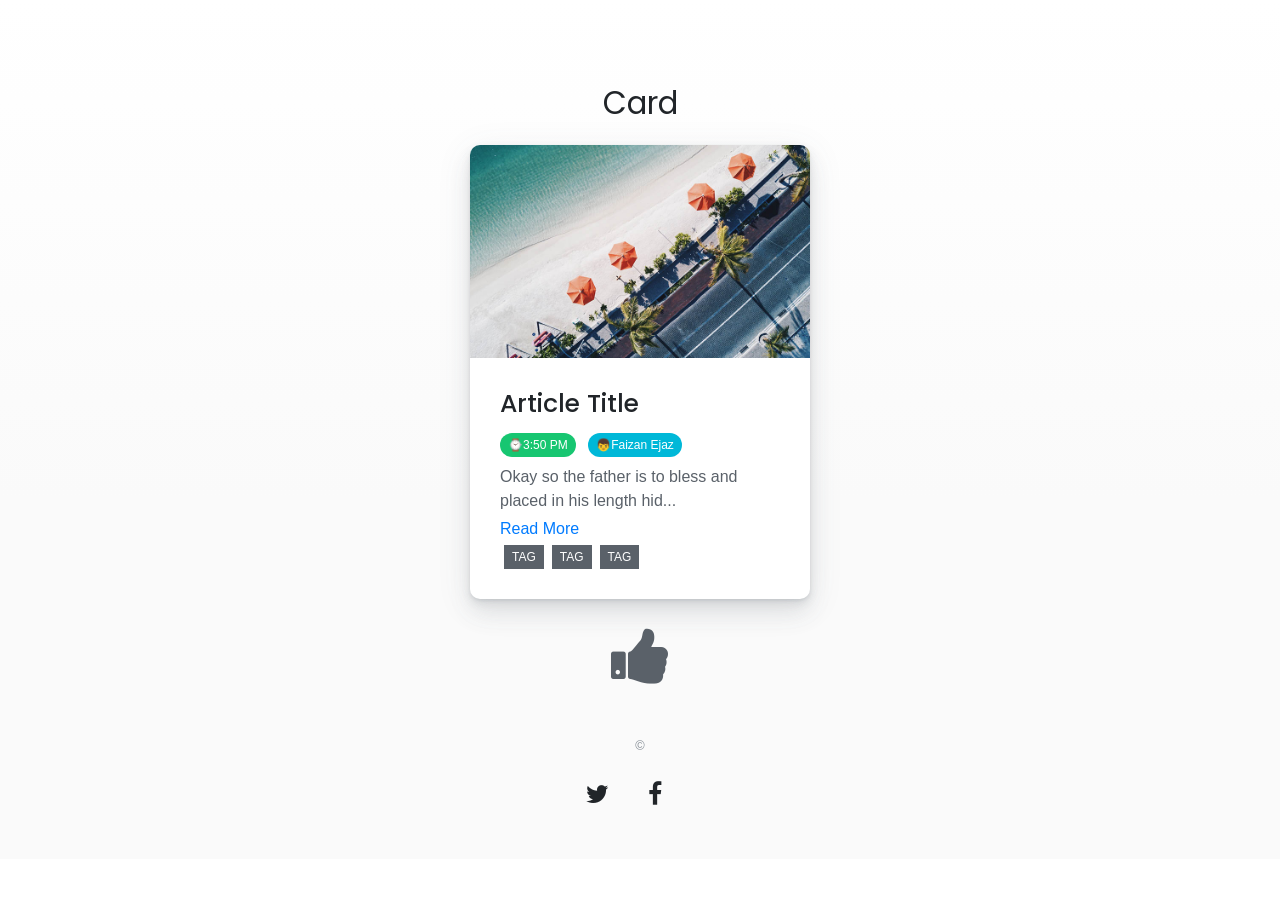
<file: index.html>
<!doctype html>
<html class="no-js" lang="en">

<head>
    <meta charset="utf-8">
    <meta http-equiv="x-ua-compatible" content="ie=edge">
    <title>Card</title>
    <meta name="description" content="Testing cards">
    <meta name="viewport" content="width=device-width, initial-scale=1">
    <link rel="stylesheet" href="https://maxcdn.bootstrapcdn.com/bootstrap/4.0.0-beta/css/bootstrap.min.css" integrity="sha384-/Y6pD6FV/Vv2HJnA6t+vslU6fwYXjCFtcEpHbNJ0lyAFsXTsjBbfaDjzALeQsN6M" crossorigin="anonymous">
    <link rel="stylesheet" href="https://maxcdn.bootstrapcdn.com/font-awesome/4.7.0/css/font-awesome.min.css">
    <link rel="stylesheet" href="css/lib.min.css">
    <link rel="stylesheet" href="css/styles.css">
    <link rel="stylesheet" href="css/animate.css">
</head>

<body>
<div class="loader"><div class="page-loader"></div></div>

<!-- Page Content -->
<div class="page-content">
    <!-- Content -->
    <div class="content clearfix">

        <!-- Cards -->
        <div id="cards" class="container mb-2" style="padding-bottom: 1px">
            <div class="section-title col-lg-8 col-md-10 ml-auto mr-auto">
                <h3 class="mb-4 text-center">Card</h3>
            </div>

            <div class="col-md-12 ml-auto mr-auto">
                <div class="row">
                    <div class="col-lg-4 col-md-6 col-sm-12 mb-4 sm-hidden">
                    </div>

                    <div class="col-lg-4 col-md-6 col-sm-12 mb-3 sm-hidden">
                        <div class="card">
                            <img class="card-img-top" src="images/2.jpg" alt="Card image cap">
                            <div class="card-body">
                                <h4 class="card-title">Article Title</h4>
                                <span class="badge mr-2 mb-2 badge-pill badge-success">⌚3:50 PM</span>
                                <span class="badge mr-2 mb-2 badge-pill badge-info">👦Faizan Ejaz</span>
                                <p class="card-text mb-1"> Okay so the father is to bless and placed
                                    in his length hid...</p>
                                <a href="#">Read More</a>
                                <div class="row mt-1 ml-1">
                                    <span class="badge mr-2 badge-squared badge-secondary">TAG</span>
                                    <span class="badge mr-2 badge-squared badge-secondary">TAG</span>
                                    <span class="badge mr-2 badge-squared badge-secondary">TAG</span>
                                </div>
                            </div>
                        </div>
                    </div>

                    <div class="col-lg-4 col-md-6 col-sm-12 mb-4 sm-hidden">
                        
                    </div>

                </div>
            </div>
        </div>


        <div class="row">
            <div class="col-md-12 text-center">
                    <i class="fa fa-thumbs-up fa-4x" id="onvote"></i>
            </div>
        </div>

<!-- footer -->
    <footer class="main-footer py-5">
        <p class="text-muted text-center small p-0 mb-4">&copy;</p>
        <div class="social d-table ml-auto mr-auto">
            <a class="twitter mx-3 h4" href="" target="_blank">
                <i class="fa fa-twitter"></i>
                <span class="sr-only">View our Twitter Profile</span>
            </a>
            <a class="facebook mx-3 h4" href="" target="_blank">
                <i class="fa fa-facebook"></i>
                <span class="sr-only">View our Facebook Profile <span>
            </a>
            <a class="github mx-3 h4" href="" target="_blank">
                
                <span class="sr-only">View our Instagram Profile</span>
            </a>
        </div>
    </footer>
</div>

<!-- JavaScript -->
<script src="https://code.jquery.com/jquery-3.2.1.min.js" integrity="sha256-hwg4gsxgFZhOsEEamdOYGBf13FyQuiTwlAQgxVSNgt4=" crossorigin="anonymous"></script>
<script src="https://cdnjs.cloudflare.com/ajax/libs/popper.js/1.11.0/umd/popper.min.js" integrity="sha384-b/U6ypiBEHpOf/4+1nzFpr53nxSS+GLCkfwBdFNTxtclqqenISfwAzpKaMNFNmj4" crossorigin="anonymous"></script>
<script src="https://maxcdn.bootstrapcdn.com/bootstrap/4.0.0-beta/js/bootstrap.min.js" integrity="sha384-h0AbiXch4ZDo7tp9hKZ4TsHbi047NrKGLO3SEJAg45jXxnGIfYzk4Si90RDIqNm1" crossorigin="anonymous"></script>
<script src="js/lib.min.js"></script>
<script src="js/main.js"></script>
<script>
    $('#onvote').click(function(){
        $('#onvote').addClass('animated tada');   
        setTimeout(function(){
            $('#onvote').removeClass('animated tada');
            }, 1500);     
    });
</script>
</body>
</html>
</file>
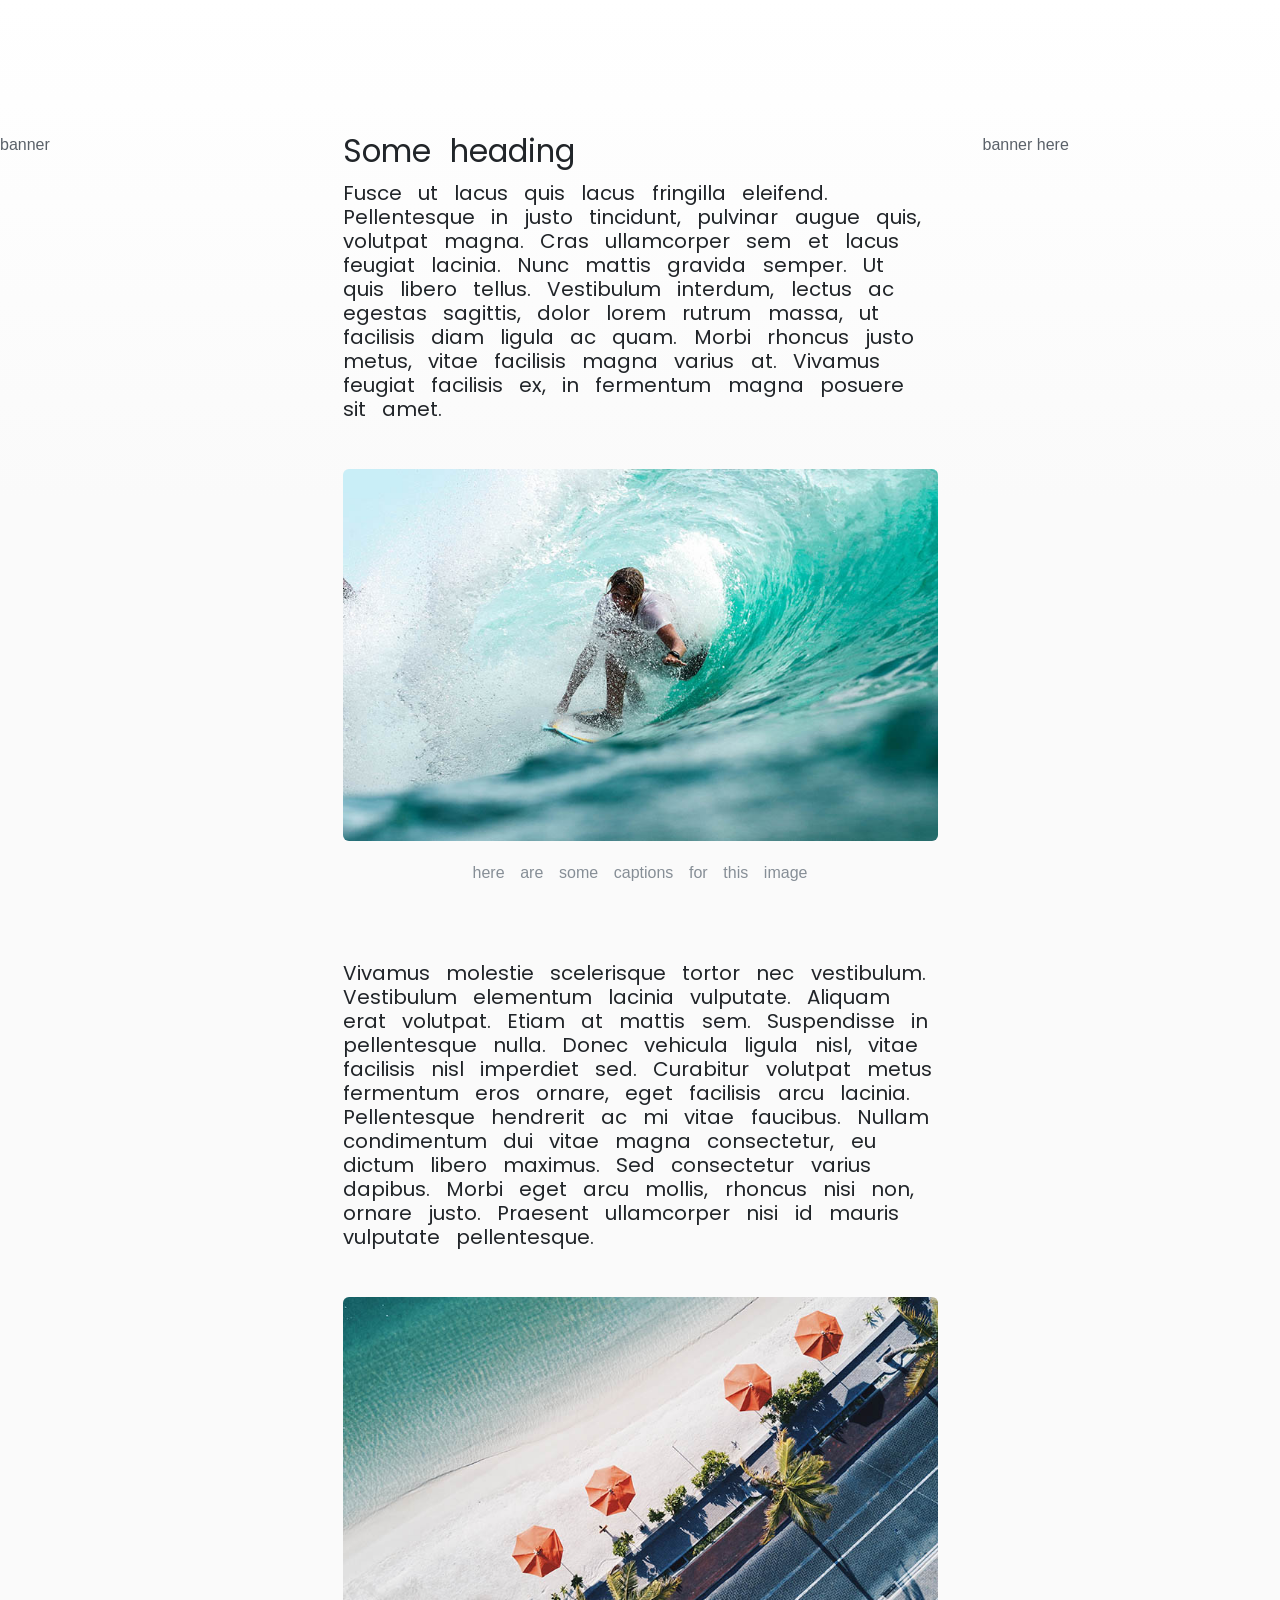
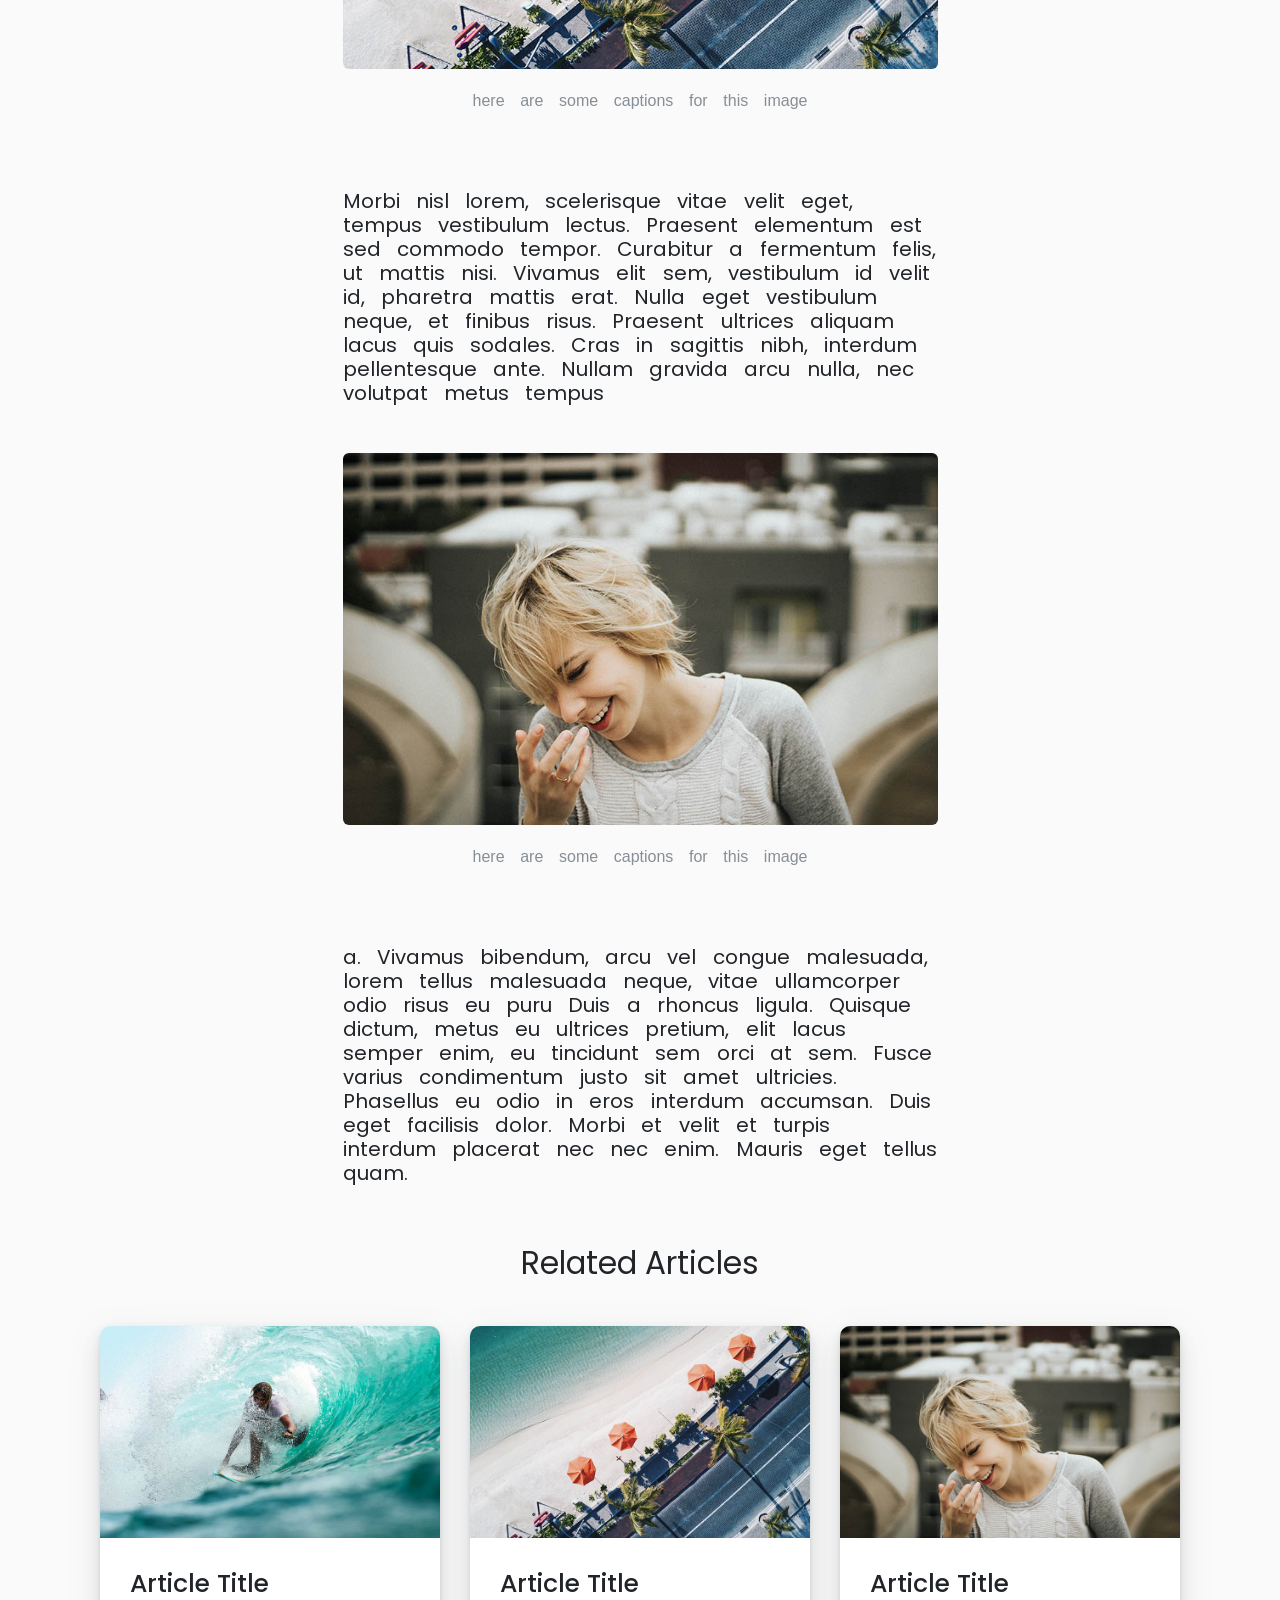
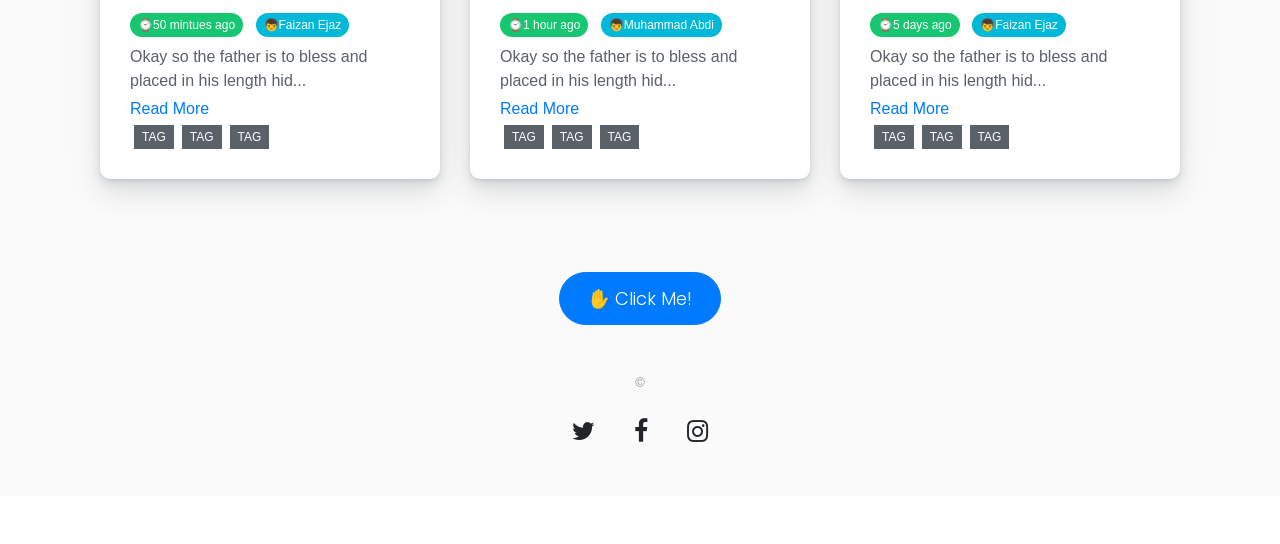
<file: article.html>
<!doctype html>
<html class="no-js" lang="en">

<head>
    <meta charset="utf-8">
    <meta http-equiv="x-ua-compatible" content="ie=edge">
    <title>Article Layout</title>
    <meta name="description" content="Articles &amp; Cards">
    <meta name="viewport" content="width=device-width, initial-scale=1">
    <link rel="stylesheet" href="https://maxcdn.bootstrapcdn.com/bootstrap/4.0.0-beta/css/bootstrap.min.css" integrity="sha384-/Y6pD6FV/Vv2HJnA6t+vslU6fwYXjCFtcEpHbNJ0lyAFsXTsjBbfaDjzALeQsN6M" crossorigin="anonymous">
    <link rel="stylesheet" href="https://maxcdn.bootstrapcdn.com/font-awesome/4.7.0/css/font-awesome.min.css">
    <link rel="stylesheet" href="css/lib.min.css">
    <link rel="stylesheet" href="css/styles.css">
</head>

<body>
<div class="loader"><div class="page-loader"></div></div>

<!-- Page Content -->
<div class="page-content">
    <!-- Content -->
    <div class="content clearfix">

        <div class="row mt-5 mb-5">
            <div class="col-lg-3">
                banner
            </div>
            <div class="col-lg-6">
                    <div class="container article-content">
                                    <h3 class="text-capatalize">Some heading</h3>
                                    <h5>
                                    Fusce ut lacus quis lacus fringilla eleifend. Pellentesque in justo tincidunt,
                                    pulvinar augue quis, volutpat magna. Cras ullamcorper sem et lacus feugiat lacinia.
                                     Nunc mattis gravida semper. Ut quis libero tellus. Vestibulum interdum, lectus ac egestas sagittis,
                                      dolor lorem rutrum massa, ut facilisis diam ligula ac quam. Morbi rhoncus justo metus, vitae facilisis magna varius at.
                                       Vivamus feugiat facilisis ex, in fermentum magna posuere sit amet.
                
                            
                                    </h5>
                                    <center class="mb-5 mt-5">
                                            <img src="images/1.jpg" class="img-thumbnail" alt="">
                                            <label for="" class="text-muted" >here are some captions for this image</label>
                                    </center>
                                    <h5>
                                            Vivamus molestie scelerisque tortor nec vestibulum. Vestibulum elementum lacinia vulputate. Aliquam erat volutpat. 
                                            Etiam at mattis sem. Suspendisse in pellentesque nulla.
                                             Donec vehicula ligula nisl, vitae facilisis nisl imperdiet sed. Curabitur volutpat metus fermentum eros ornare, eget facilisis arcu lacinia.
                                             Pellentesque hendrerit ac mi vitae faucibus. Nullam condimentum dui vitae magna consectetur, eu dictum libero maximus.
                                             Sed consectetur varius dapibus. Morbi eget arcu mollis, rhoncus nisi non, ornare justo. Praesent ullamcorper nisi id mauris vulputate pellentesque.
                                                
                                    </h5>
                                    <center class="mb-5 mt-5">
                                        <img src="images/2.jpg" class="img-thumbnail" alt="">
                                        <label for="" class="text-muted" >here are some captions for this image</label>
                                    </center>
                                    <h5> 
                                        Morbi nisl lorem, scelerisque vitae velit eget, tempus vestibulum lectus. Praesent elementum est sed commodo tempor. Curabitur a fermentum felis,
                                        ut mattis nisi. Vivamus elit sem, vestibulum id velit id, pharetra mattis erat. Nulla eget vestibulum neque, et finibus risus.
                                        Praesent ultrices aliquam lacus quis sodales. Cras in sagittis nibh, interdum pellentesque ante. Nullam gravida arcu nulla, nec volutpat metus tempus
                    
                                    </h5>
                                    <center class="mb-5 mt-5">
                                        <img src="images/3.jpg" class="img-thumbnail" alt="">
                                        <label for="" class="text-muted" >here are some captions for this image</label>
                                    </center>
                                    <h5>
                                            a. Vivamus bibendum, arcu vel congue malesuada, lorem tellus malesuada neque, vitae ullamcorper odio risus eu puru                              Duis a rhoncus ligula. Quisque dictum, metus eu ultrices pretium, elit lacus semper enim, eu tincidunt sem orci at sem.
                                   Fusce varius condimentum justo sit amet ultricies. Phasellus eu odio in eros interdum accumsan. 
                                    Duis eget facilisis dolor. Morbi et velit et turpis interdum placerat nec nec enim. Mauris eget tellus quam.
                                    </h5>
                        
                        </div>
            </div>
            <div class="col-lg-3">
                banner here
            </div>
        </div>
        
        <!-- Cards -->
        <div id="cards" class="container mb-2" style="padding-bottom: 1px">
            <div class="section-title col-lg-8 col-md-10 ml-auto mr-auto">
                <h3 class="mb-4 text-center">Related Articles</h3>
            </div>

            <div class="example col-md-12 ml-auto mr-auto">
                    <div class="row">
                            <div class="col-lg-4 col-md-6 col-sm-12 mb-4 sm-hidden">
                                    <div class="card">
                                            <img class="card-img-top" src="images/1.jpg" alt="Card image cap">
                                            <div class="card-body">
                                                <h4 class="card-title">Article Title</h4>
                                                <span class="badge mr-2 mb-2 badge-pill badge-success">⌚50 mintues ago</span>
                                                <span class="badge mr-2 mb-2 badge-pill badge-info">👦Faizan Ejaz</span>
                                                <p class="card-text mb-1"> Okay so the father is to bless and placed
                                                    in his length hid...</p>
                                                <a href="#">Read More</a>
                                                <div class="row mt-1 ml-1">
                                                    <span class="badge mr-2 badge-squared badge-secondary">TAG</span>
                                                    <span class="badge mr-2 badge-squared badge-secondary">TAG</span>
                                                    <span class="badge mr-2 badge-squared badge-secondary">TAG</span>
                                                </div>
                                            </div>
                                        </div>
                            </div>
        
                            <div class="col-lg-4 col-md-6 col-sm-12 mb-3 sm-hidden">
                                <div class="card">
                                    <img class="card-img-top" src="images/2.jpg" alt="Card image cap">
                                    <div class="card-body">
                                        <h4 class="card-title">Article Title</h4>
                                        <span class="badge mr-2 mb-2 badge-pill badge-success">⌚1 hour ago</span>
                                        <span class="badge mr-2 mb-2 badge-pill badge-info">👦Muhammad Abdi</span>
                                        <p class="card-text mb-1"> Okay so the father is to bless and placed
                                            in his length hid...</p>
                                        <a href="#">Read More</a>
                                        <div class="row mt-1 ml-1">
                                            <span class="badge mr-2 badge-squared badge-secondary">TAG</span>
                                            <span class="badge mr-2 badge-squared badge-secondary">TAG</span>
                                            <span class="badge mr-2 badge-squared badge-secondary">TAG</span>
                                        </div>
                                    </div>
                                </div>
                            </div>
        
                            <div class="col-lg-4 col-md-6 col-sm-12 mb-4 sm-hidden">
                                    <div class="card">
                                            <img class="card-img-top" src="images/3.jpg" alt="Card image cap">
                                            <div class="card-body">
                                                <h4 class="card-title">Article Title</h4>
                                                <span class="badge mr-2 mb-2 badge-pill badge-success">⌚5 days ago</span>
                                                <span class="badge mr-2 mb-2 badge-pill badge-info">👦Faizan Ejaz</span>
                                                <p class="card-text mb-1"> Okay so the father is to bless and placed
                                                    in his length hid...</p>
                                                <a href="#">Read More</a>
                                                <div class="row mt-1 ml-1">
                                                    <span class="badge mr-2 badge-squared badge-secondary">TAG</span>
                                                    <span class="badge mr-2 badge-squared badge-secondary">TAG</span>
                                                    <span class="badge mr-2 badge-squared badge-secondary">TAG</span>
                                                </div>
                                            </div>
                                        </div>
                            </div>
        
                        </div>
            </div>
        </div>



            <div class="mb-5">
                <!-- Trigger -->
                <button type="button" class="btn btn-primary btn-pill btn-lg d-table ml-auto mr-auto" data-toggle="modal" data-target="#exampleModal">
                    ✋ Click Me!
                </button>


<!-- footer -->
    <footer class="main-footer py-5">
        <p class="text-muted text-center small p-0 mb-4">&copy;</p>
        <div class="social d-table ml-auto mr-auto">
            <a class="twitter mx-3 h4" href="" target="_blank">
                <i class="fa fa-twitter"></i>
                <span class="sr-only">View our Twitter Profile</span>
            </a>
            <a class="facebook mx-3 h4" href="" target="_blank">
                <i class="fa fa-facebook"></i>
                <span class="sr-only">View our Facebook Profile <span>
            </a>
            <a class="github mx-3 h4" href="" target="_blank">
                <i class="fa fa-instagram"></i>
                <span class="sr-only">View our Instagram Profile</span>
            </a>
        </div>
    </footer>
</div>

<!-- JavaScript -->
<script src="https://code.jquery.com/jquery-3.2.1.min.js" integrity="sha256-hwg4gsxgFZhOsEEamdOYGBf13FyQuiTwlAQgxVSNgt4=" crossorigin="anonymous"></script>
<script src="https://cdnjs.cloudflare.com/ajax/libs/popper.js/1.11.0/umd/popper.min.js" integrity="sha384-b/U6ypiBEHpOf/4+1nzFpr53nxSS+GLCkfwBdFNTxtclqqenISfwAzpKaMNFNmj4" crossorigin="anonymous"></script>
<script src="https://maxcdn.bootstrapcdn.com/bootstrap/4.0.0-beta/js/bootstrap.min.js" integrity="sha384-h0AbiXch4ZDo7tp9hKZ4TsHbi047NrKGLO3SEJAg45jXxnGIfYzk4Si90RDIqNm1" crossorigin="anonymous"></script>
<script src="js/lib.min.js"></script>
<script src="js/main.js"></script>

</body>
</html>
</file>
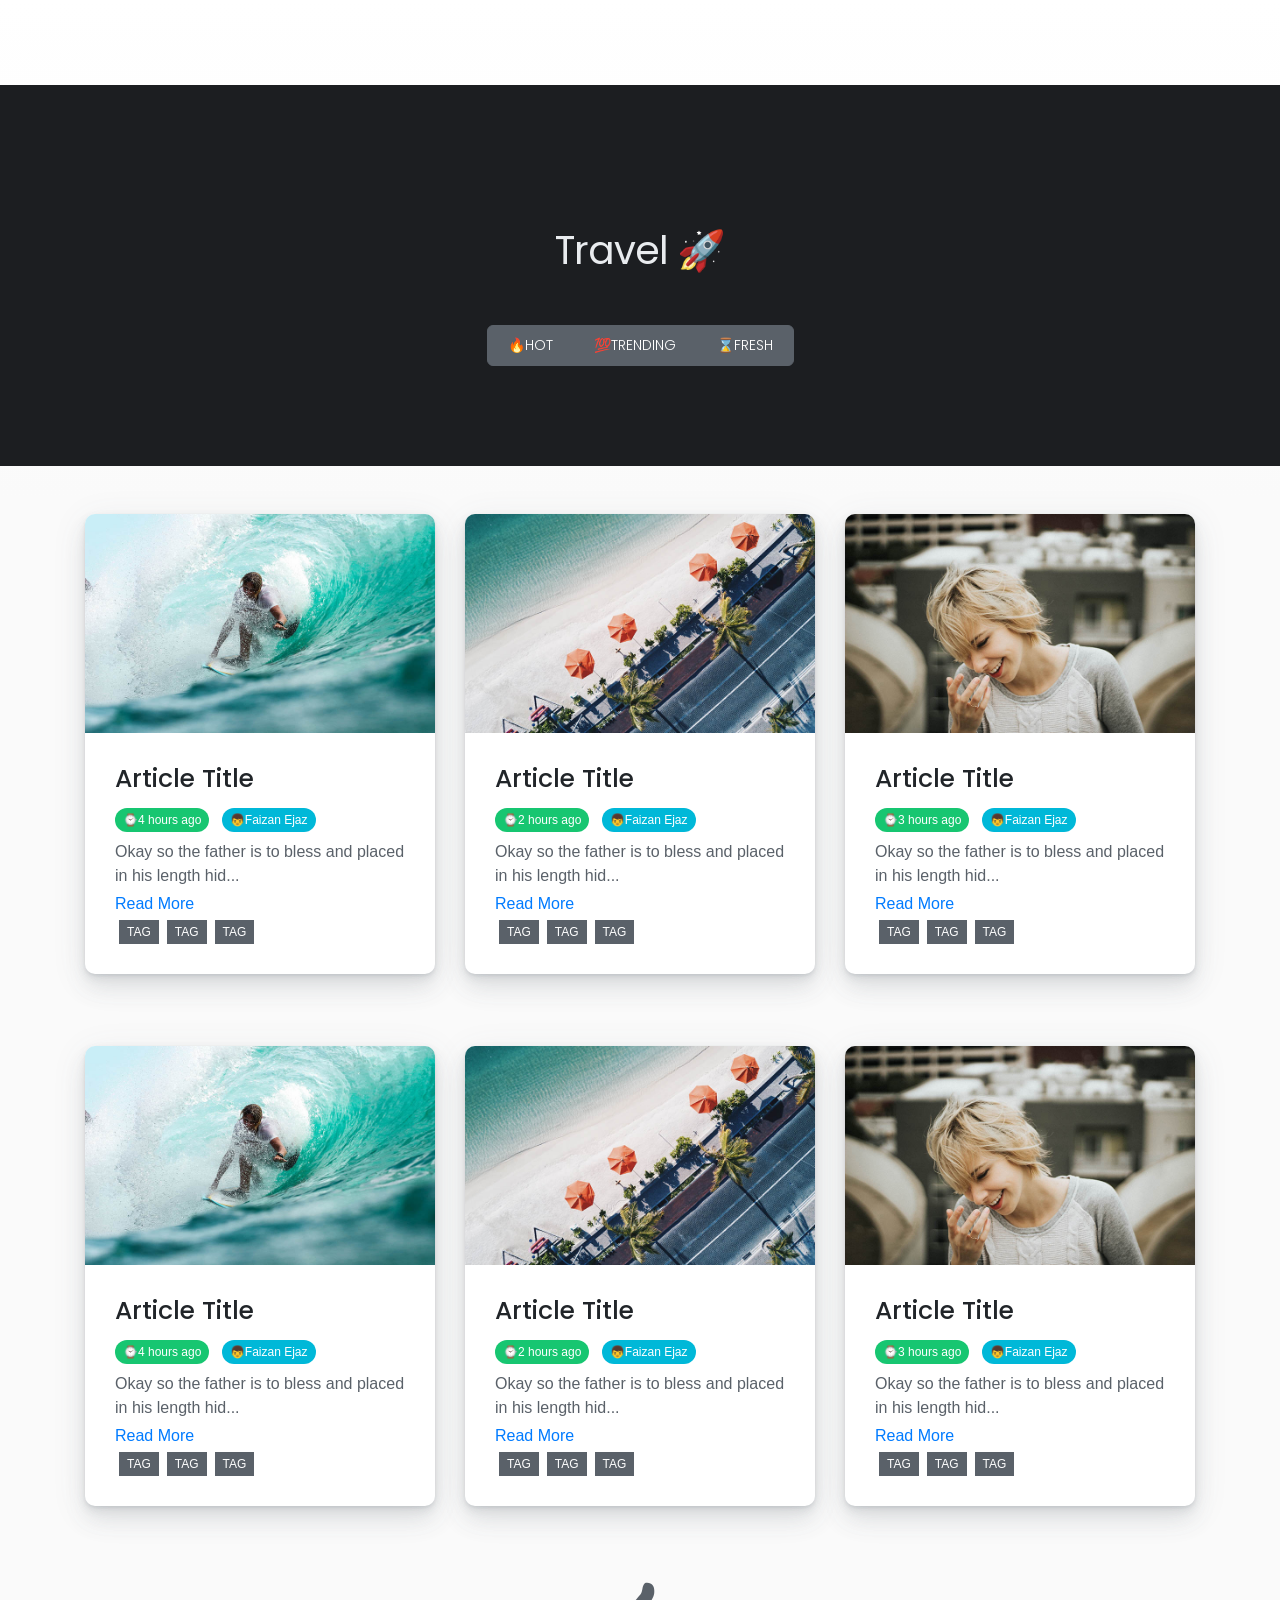
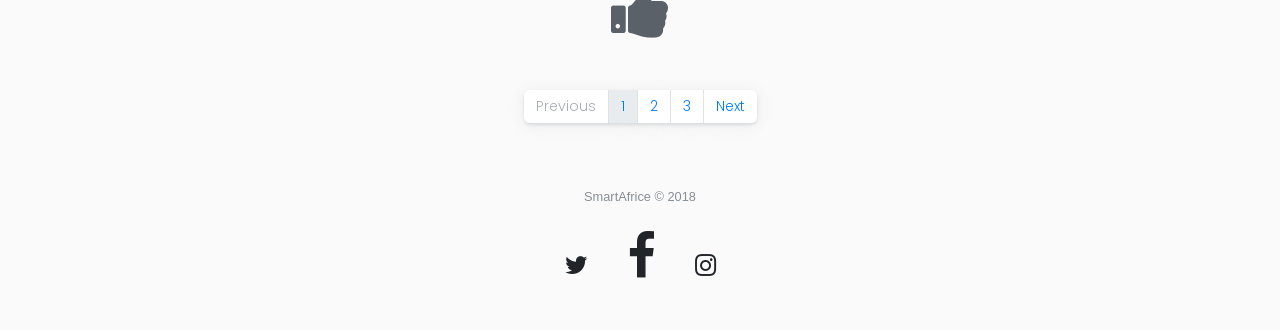
<file: articles-list.html>
<!doctype html>
<html class="no-js" lang="en">

<head>
    <meta charset="utf-8">
    <meta http-equiv="x-ua-compatible" content="ie=edge">
    <title>Article Grid 📌</title>
    <meta name="description" content="Testing cards">
    <meta name="viewport" content="width=device-width, initial-scale=1">
    <link rel="stylesheet" href="https://maxcdn.bootstrapcdn.com/bootstrap/4.0.0-beta/css/bootstrap.min.css" integrity="sha384-/Y6pD6FV/Vv2HJnA6t+vslU6fwYXjCFtcEpHbNJ0lyAFsXTsjBbfaDjzALeQsN6M" crossorigin="anonymous">
    <link rel="stylesheet" href="https://maxcdn.bootstrapcdn.com/font-awesome/4.7.0/css/font-awesome.min.css">
    <link rel="stylesheet" href="css/lib.min.css">
    <link rel="stylesheet" href="css/styles.css">
    <link rel="stylesheet" href="css/animate.css">
</head>

<body>
<div class="loader"><div class="page-loader"></div></div>

<!-- Page Content -->
<div class="page-content">

    <!-- Content -->
    <div class="content clearfix">

            <div class="">
                    <div class="icons-example mb-5">
                        <div class="icons-example-wrapper material-icons col-md-12">
                            <div class="material-icons col-lg-3 col-md-3 col-sm-12 d-table text-center ml-auto mr-auto py-5">
                                <h2 class="text-light mb-2">Travel 🚀</h2>
                            </div>
                            <div class="text-center">
                                    <div class="btn-group" role="group" aria-label="Basic">
                                            <button type="button" class="btn btn-secondary">🔥HOT</button>
                                            <button type="button" class="btn btn-secondary">💯TRENDING</button>
                                            <button type="button" class="btn btn-secondary">⌛FRESH</button>
                                          </div>
                            </div>
        
                            
                        </div>
                    </div>
                </div>

        <!-- articles -->
        <div class="container">
                <section class="row mb-5">
                        <div class="col-lg-4 col-md-6 col-sm-12 mb-4 animate-card">
                                <div class="card">
                                        <img class="card-img-top" src="images/1.jpg" alt="Card image cap">
                                        <div class="card-body">
                                            <h4 class="card-title">Article Title</h4>
                                            <span class="badge mr-2 mb-2 badge-pill badge-success">⌚4 hours ago</span>
                                            <span class="badge mr-2 mb-2 badge-pill badge-info">👦Faizan Ejaz</span>
                                            <p class="card-text mb-1"> Okay so the father is to bless and placed
                                                in his length hid...</p>
                                            <a href="#">Read More</a>
                                            <div class="row mt-1 ml-1">
                                                <span class="badge mr-2 badge-squared badge-secondary">TAG</span>
                                                <span class="badge mr-2 badge-squared badge-secondary">TAG</span>
                                                <span class="badge mr-2 badge-squared badge-secondary">TAG</span>
                                            </div>
                                        </div>
                                    </div>
                        </div>
        
                        <div class="col-lg-4 col-md-6 col-sm-12 mb-4 animate-card">
                            <div class="card">
                                <img class="card-img-top" src="images/2.jpg" alt="Card image cap">
                                <div class="card-body">
                                    <h4 class="card-title">Article Title</h4>
                                    <span class="badge mr-2 mb-2 badge-pill badge-success">⌚2 hours ago</span>
                                    <span class="badge mr-2 mb-2 badge-pill badge-info">👦Faizan Ejaz</span>
                                    <p class="card-text mb-1"> Okay so the father is to bless and placed
                                        in his length hid...</p>
                                    <a href="#">Read More</a>
                                    <div class="row mt-1 ml-1">
                                        <span class="badge mr-2 badge-squared badge-secondary">TAG</span>
                                        <span class="badge mr-2 badge-squared badge-secondary">TAG</span>
                                        <span class="badge mr-2 badge-squared badge-secondary">TAG</span>
                                    </div>
                                </div>
                            </div>
                        </div>
        
                        <div class="col-lg-4 col-md-6 col-sm-12 mb-4 animate-card">
                                <div class="card">
                                        <img class="card-img-top" src="images/3.jpg" alt="Card image cap">
                                        <div class="card-body">
                                            <h4 class="card-title">Article Title</h4>
                                            <span class="badge mr-2 mb-2 badge-pill badge-success">⌚3 hours ago</span>
                                            <span class="badge mr-2 mb-2 badge-pill badge-info">👦Faizan Ejaz</span>
                                            <p class="card-text mb-1"> Okay so the father is to bless and placed
                                                in his length hid...</p>
                                            <a href="#">Read More</a>
                                            <div class="row mt-1 ml-1">
                                                <span class="badge mr-2 badge-squared badge-secondary">TAG</span>
                                                <span class="badge mr-2 badge-squared badge-secondary">TAG</span>
                                                <span class="badge mr-2 badge-squared badge-secondary">TAG</span>
                                            </div>
                                        </div>
                                    </div>
                        </div>
                </section>
                <section class="row mb-5">
                        <div class="col-lg-4 col-md-6 col-sm-12 mb-4 animate-card">
                                <div class="card">
                                        <img class="card-img-top" src="images/1.jpg" alt="Card image cap">
                                        <div class="card-body">
                                            <h4 class="card-title">Article Title</h4>
                                            <span class="badge mr-2 mb-2 badge-pill badge-success">⌚4 hours ago</span>
                                            <span class="badge mr-2 mb-2 badge-pill badge-info">👦Faizan Ejaz</span>
                                            <p class="card-text mb-1"> Okay so the father is to bless and placed
                                                in his length hid...</p>
                                            <a href="#">Read More</a>
                                            <div class="row mt-1 ml-1">
                                                <span class="badge mr-2 badge-squared badge-secondary">TAG</span>
                                                <span class="badge mr-2 badge-squared badge-secondary">TAG</span>
                                                <span class="badge mr-2 badge-squared badge-secondary">TAG</span>
                                            </div>
                                        </div>
                                    </div>
                        </div>
        
                        <div class="col-lg-4 col-md-6 col-sm-12 mb-4 animate-card">
                            <div class="card">
                                <img class="card-img-top" src="images/2.jpg" alt="Card image cap">
                                <div class="card-body">
                                    <h4 class="card-title">Article Title</h4>
                                    <span class="badge mr-2 mb-2 badge-pill badge-success">⌚2 hours ago</span>
                                    <span class="badge mr-2 mb-2 badge-pill badge-info">👦Faizan Ejaz</span>
                                    <p class="card-text mb-1"> Okay so the father is to bless and placed
                                        in his length hid...</p>
                                    <a href="#">Read More</a>
                                    <div class="row mt-1 ml-1">
                                        <span class="badge mr-2 badge-squared badge-secondary">TAG</span>
                                        <span class="badge mr-2 badge-squared badge-secondary">TAG</span>
                                        <span class="badge mr-2 badge-squared badge-secondary">TAG</span>
                                    </div>
                                </div>
                            </div>
                        </div>
        
                        <div class="col-lg-4 col-md-6 col-sm-12 mb-4 animate-card">
                                <div class="card">
                                        <img class="card-img-top" src="images/3.jpg" alt="Card image cap">
                                        <div class="card-body">
                                            <h4 class="card-title">Article Title</h4>
                                            <span class="badge mr-2 mb-2 badge-pill badge-success">⌚3 hours ago</span>
                                            <span class="badge mr-2 mb-2 badge-pill badge-info">👦Faizan Ejaz</span>
                                            <p class="card-text mb-1"> Okay so the father is to bless and placed
                                                in his length hid...</p>
                                            <a href="#">Read More</a>
                                            <div class="row mt-1 ml-1">
                                                <span class="badge mr-2 badge-squared badge-secondary">TAG</span>
                                                <span class="badge mr-2 badge-squared badge-secondary">TAG</span>
                                                <span class="badge mr-2 badge-squared badge-secondary">TAG</span>
                                            </div>
                                        </div>
                                    </div>
                        </div>
                </section>
            </div>

        <div class="row mb-5">
            <div class="col-md-12 text-center">
                    <i class="fa fa-thumbs-up fa-4x" id="onvote"></i>
            </div>
        </div>

<!-- footer & pagnigation-->
<nav aria-label="">
        <ul class="pagination justify-content-center">
          <li class="page-item disabled">
            <a class="page-link" href="#" tabindex="-1">Previous</a>
          </li>
          <li class="page-item"><a class="page-link bg-light" href="#">1</a></li>
          <li class="page-item"><a class="page-link" href="#">2</a></li>
          <li class="page-item"><a class="page-link" href="#">3</a></li>
          <li class="page-item">
            <a class="page-link" href="#">Next</a>
          </li>
        </ul>
      </nav>
    <footer class="main-footer py-5">
        <p class="text-muted text-center small p-0 mb-4">SmartAfrice &copy; 2018</p>
        <div class="social d-table ml-auto mr-auto">
            <a class="twitter mx-3 h4" href="" target="_blank">
                <i class="fa fa-twitter"></i>
                <span class="sr-only">View our Twitter Profile</span>
            </a>
            <a class="facebook mx-3 h4" href="" target="_blank">
                <i class="fa fa-facebook fa-2x"></i>
                <span class="sr-only">View our Facebook Profile <span>
            </a>
            <a class="github mx-3 h4" href="" target="_blank">
                <i class="fa fa-instagram"></i>
                <span class="sr-only">View our Instagram Profile</span>
            </a>
        </div>
    </footer>
</div>

<!-- JavaScript -->
<script src="https://code.jquery.com/jquery-3.2.1.min.js" integrity="sha256-hwg4gsxgFZhOsEEamdOYGBf13FyQuiTwlAQgxVSNgt4=" crossorigin="anonymous"></script>
<script src="https://cdnjs.cloudflare.com/ajax/libs/popper.js/1.11.0/umd/popper.min.js" integrity="sha384-b/U6ypiBEHpOf/4+1nzFpr53nxSS+GLCkfwBdFNTxtclqqenISfwAzpKaMNFNmj4" crossorigin="anonymous"></script>
<script src="https://maxcdn.bootstrapcdn.com/bootstrap/4.0.0-beta/js/bootstrap.min.js" integrity="sha384-h0AbiXch4ZDo7tp9hKZ4TsHbi047NrKGLO3SEJAg45jXxnGIfYzk4Si90RDIqNm1" crossorigin="anonymous"></script>
<script src="js/lib.min.js"></script>
<script src="js/main.js"></script>
</body>
</html>
</file>
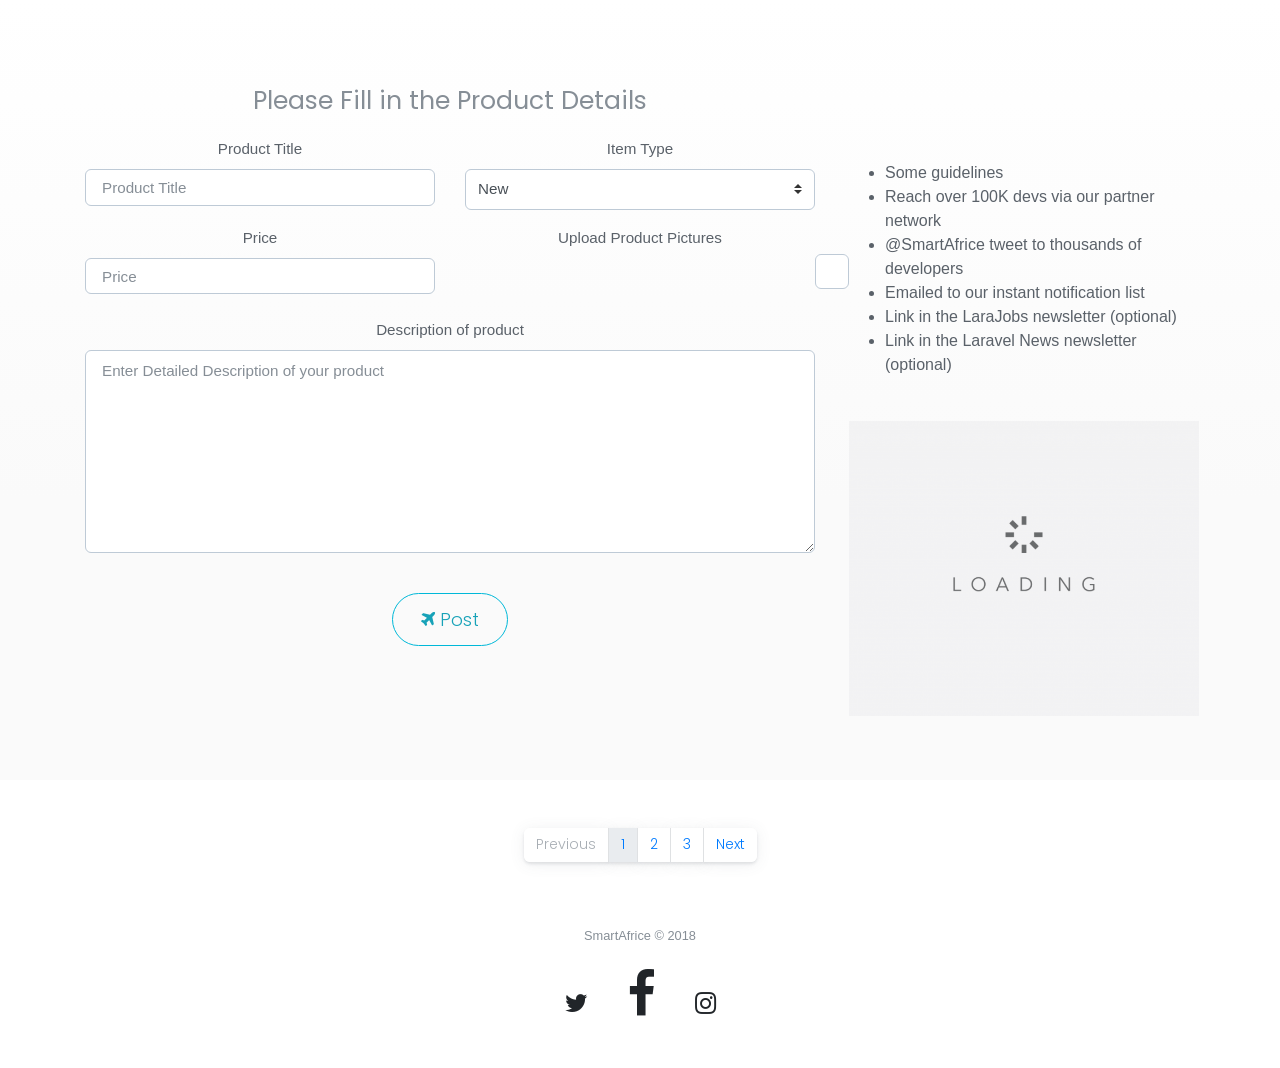
<file: buy-sell-create.html>
<!doctype html>
<html class="no-js" lang="en">

<head>
    <meta charset="utf-8">
    <meta http-equiv="x-ua-compatible" content="ie=edge">
    <title>Buy-Sell Create listing</title>
    <meta name="description" content="Testing cards">
    <meta name="viewport" content="width=device-width, initial-scale=1">
    <link rel="stylesheet" href="https://maxcdn.bootstrapcdn.com/bootstrap/4.0.0-beta/css/bootstrap.min.css" integrity="sha384-/Y6pD6FV/Vv2HJnA6t+vslU6fwYXjCFtcEpHbNJ0lyAFsXTsjBbfaDjzALeQsN6M" crossorigin="anonymous">
    <link rel="stylesheet" href="https://maxcdn.bootstrapcdn.com/font-awesome/4.7.0/css/font-awesome.min.css">
    <link rel="stylesheet" href="css/lib.min.css">
    <link rel="stylesheet" href="css/styles.css">
    <link rel="stylesheet" href="css/animate.css">
</head>

<body>
<div class="loader"><div class="page-loader"></div></div>

<!-- Page Content -->
<div class="page-content">
    <!-- Content -->
    <div class="content clearfix">

        <section>
            <div class="block">
                <div class="container">
                    <div class="row">
                         <div class="col-lg-8 column">
                             <div class="text-center">
                                 <h4 class="text-muted">Please Fill in the Product Details</h4>
                                 <div class="row mb-5">
                                    <div class="col-md-12">
                                        <form>
                                            <div class="row">
                                                <div class="form-group col-md-6">
                                                    <label for="form1-name" class="col-form-label">Product Title</label>
                                                    <input type="text" class="form-control" id="form1-name" placeholder="Product Title">
                                                </div>
                                                <div class="form-group col-md-6">
                                                    <label for="form1-email" class="col-form-label">Item Type</label>
                                                    <fieldset>
                                                        <select class="custom-select w-100" required>
                                                                <option value="new">New</option>
                                                                <option value="secondhand">Second Hand</option>
                                                        </select>
                                                    </fieldset>
                                                </div>
                                            </div>
                
                                            <div class="row">
                                                <div class="col-md-6 mb-4">
                                                    <label for="form1-loc">Price</label>
                                                    <input type="text" class="form-control" id="form1-password" placeholder="Price" required>
                                                </div>
                                                
                                                <div class="form-group col-md-6 mb-3">
                                                    <label for="logo">Upload Product Pictures</label>
                                                    <fieldset>
                                                        <label class="custom-file w-100">
                                                            <input type="file" id="form-file-3" class="custom-file-input" required="" multiple>
                                                            <span class="custom-file-control"></span>
                                                        </label>
                                                    </fieldset>
                                                </div>
                                            </div>
                                            <div class="row">
                                                    <div class="form-group col-md-12">
                                                        <div class="">
                                                                <label for="exampleInputEmail1">Description of product</label>
                                                                <textarea id="exampleInputEmail1" class="form-control mb-4" rows="10" placeholder="Enter Detailed Description of your product" name="message"></textarea>
                                                        </div>
                                                    </div>
                                                </div>
                                                <div class="text-center">
                                                        <button type="button" class="btn btn-lg btn-outline-info btn-pill"><i class="fa fa-plane">  </i> Post</button>
                                            </div>
                                        </form>
                                    </div>
                                </div>
                             </div>
                         </div>

                         <!-- side column -->
                         <div class="col-lg-4 column mt-5 mb-5">
                                <div class="">
                                        <div class="mt-3">
                                            <p>
                                                <ul>
                                                        <li> Some guidelines</li>
                                                        <li> Reach over 100K devs via our partner network</li>
                                                        <li> @SmartAfrice tweet to thousands of developers</li>
                                                        <li> Emailed to our instant notification list</li>
                                                        <li> Link in the LaraJobs newsletter (optional)</li>
                                                        <li> Link in the Laravel News newsletter (optional)</li>
                                                    
                                                </ul>
                                            </p>
                                        </div>
                                        <div class="mt-2">
                                            <div>
                                                <div class="row mt-2 mb-3">
                                                    <div class="col-md-12">
                                                        <img src="images/Ad.png" class="img-responsive ml-1 mt-3" alt="">
                                                    </div>
                                                </div>
                                            </div>
                                    </div>
                                 </div>
                        </div>

                        </div><!-- Job Overview -->
                         </div>
                    </div>
                </div>
            </div>
        </section>

<!-- footer & pagnigation-->
<nav aria-label="" class="mt-5">
        <ul class="pagination justify-content-center">
          <li class="page-item disabled">
            <a class="page-link" href="#" tabindex="-1">Previous</a>
          </li>
          <li class="page-item"><a class="page-link bg-light" href="#">1</a></li>
          <li class="page-item"><a class="page-link" href="#">2</a></li>
          <li class="page-item"><a class="page-link" href="#">3</a></li>
          <li class="page-item">
            <a class="page-link" href="#">Next</a>
          </li>
        </ul>
      </nav>
    <footer class="main-footer py-5">
        <p class="text-muted text-center small p-0 mb-4">SmartAfrice &copy; 2018</p>
        <div class="social d-table ml-auto mr-auto">
            <a class="twitter mx-3 h4" href="" target="_blank">
                <i class="fa fa-twitter"></i>
                <span class="sr-only">View our Twitter Profile</span>
            </a>
            <a class="facebook mx-3 h4" href="" target="_blank">
                <i class="fa fa-facebook fa-2x"></i>
                <span class="sr-only">View our Facebook Profile <span>
            </a>
            <a class="github mx-3 h4" href="" target="_blank">
                <i class="fa fa-instagram"></i>
                <span class="sr-only">View our Instagram Profile</span>
            </a>
        </div>
    </footer>
</div>

<!-- JavaScript -->
<script src="https://code.jquery.com/jquery-3.2.1.min.js" integrity="sha256-hwg4gsxgFZhOsEEamdOYGBf13FyQuiTwlAQgxVSNgt4=" crossorigin="anonymous"></script>
<script src="https://cdnjs.cloudflare.com/ajax/libs/popper.js/1.11.0/umd/popper.min.js" integrity="sha384-b/U6ypiBEHpOf/4+1nzFpr53nxSS+GLCkfwBdFNTxtclqqenISfwAzpKaMNFNmj4" crossorigin="anonymous"></script>
<script src="https://maxcdn.bootstrapcdn.com/bootstrap/4.0.0-beta/js/bootstrap.min.js" integrity="sha384-h0AbiXch4ZDo7tp9hKZ4TsHbi047NrKGLO3SEJAg45jXxnGIfYzk4Si90RDIqNm1" crossorigin="anonymous"></script>
<script src="js/lib.min.js"></script>
<script src="js/main.js"></script>
<script>
</script>
</body>
</html>
</file>
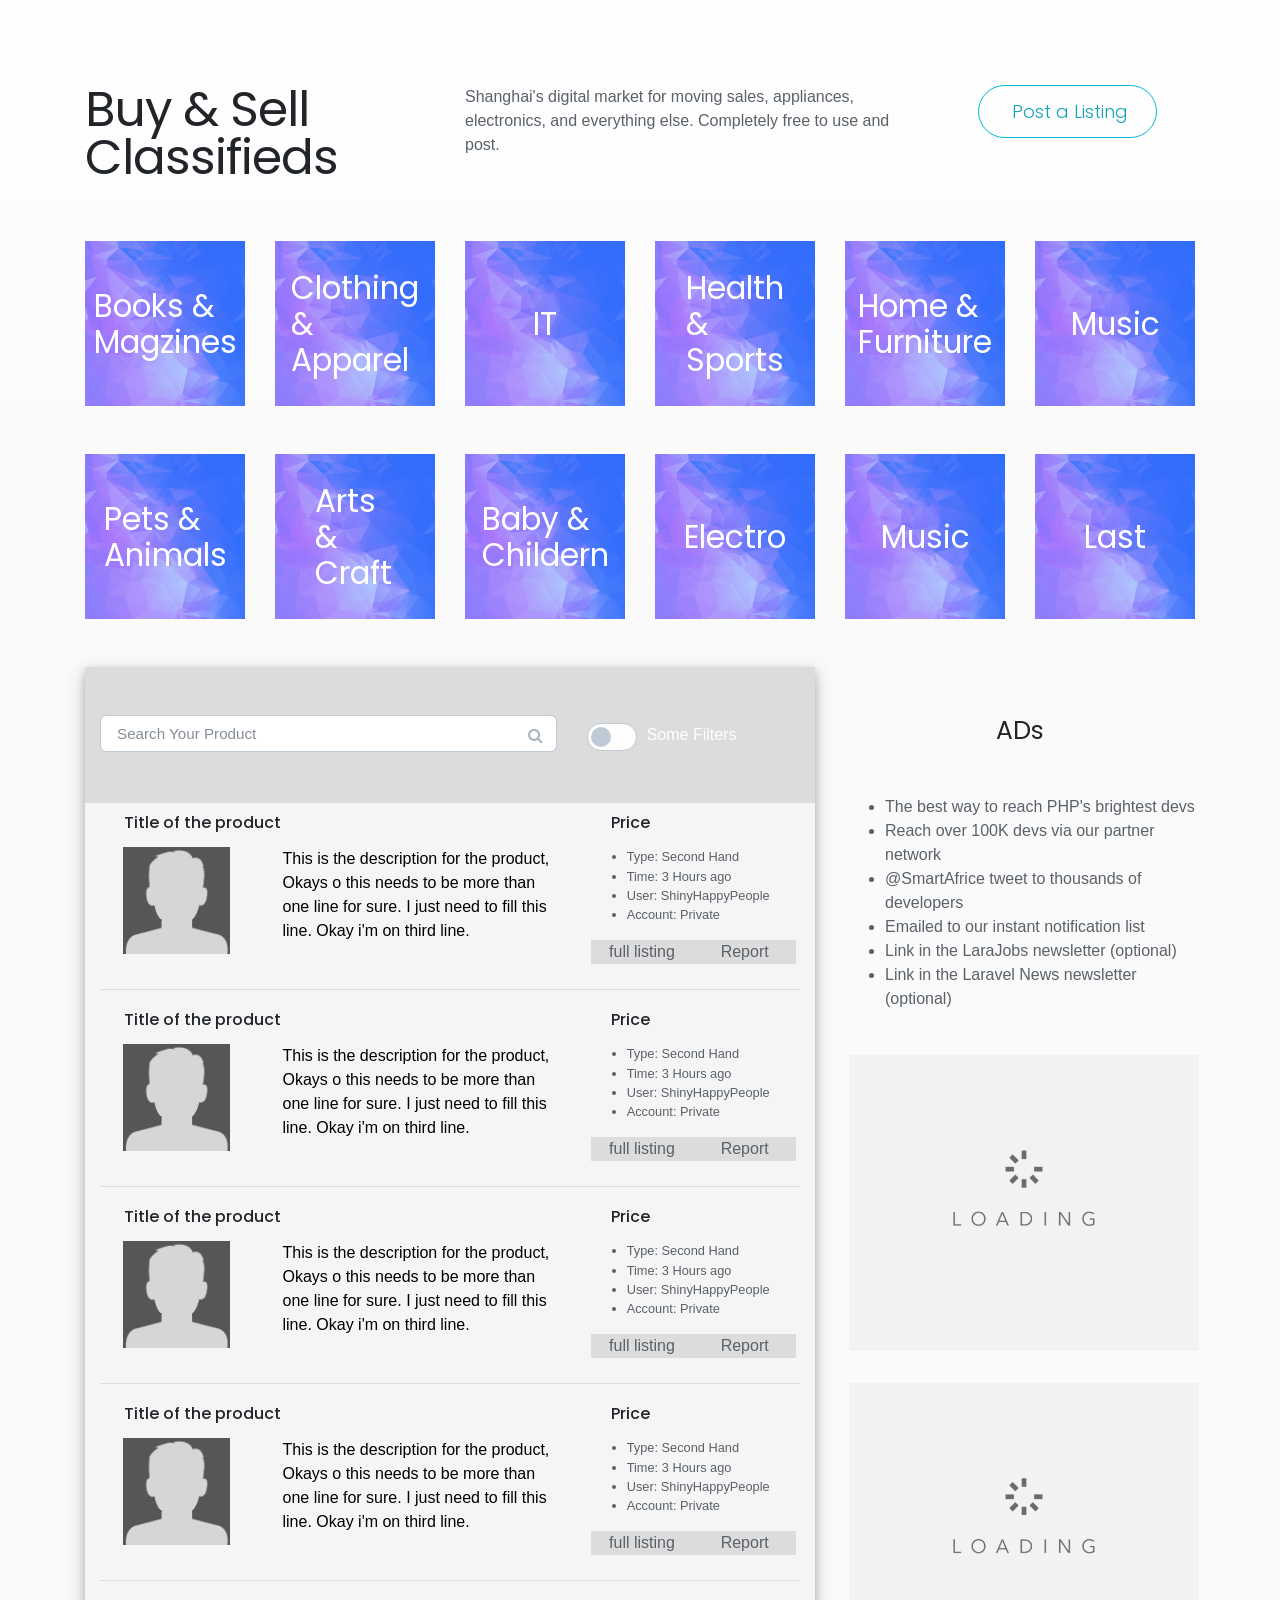
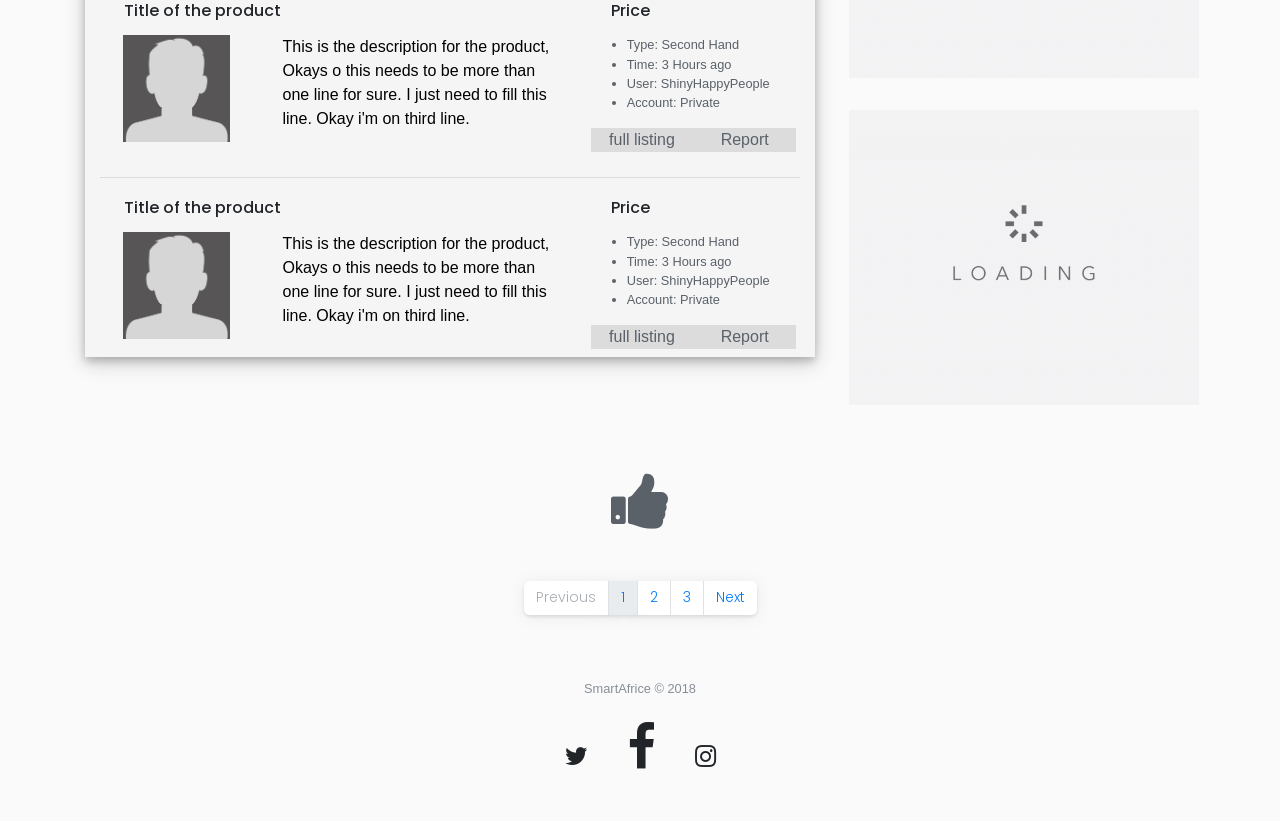
<file: buy-sell-list.html>
<!doctype html>
<html class="no-js" lang="en">

<head>
    <meta charset="utf-8">
    <meta http-equiv="x-ua-compatible" content="ie=edge">
    <title>Buy-Sell Listing</title>
    <meta name="description" content="Testing cards">
    <meta name="viewport" content="width=device-width, initial-scale=1">
    <link rel="stylesheet" href="https://maxcdn.bootstrapcdn.com/bootstrap/4.0.0-beta/css/bootstrap.min.css" integrity="sha384-/Y6pD6FV/Vv2HJnA6t+vslU6fwYXjCFtcEpHbNJ0lyAFsXTsjBbfaDjzALeQsN6M" crossorigin="anonymous">
    <link rel="stylesheet" href="https://maxcdn.bootstrapcdn.com/font-awesome/4.7.0/css/font-awesome.min.css">
    <link rel="stylesheet" href="css/lib.min.css">
    <link rel="stylesheet" href="css/styles.css">
    <link rel="stylesheet" href="css/animate.css">
</head>

<body>

<!-- Page Content -->
<div class="page-content">
    <!-- Content -->
    <div class="content clearfix">

        <!-- Header -->                    
        <section>
            <div class="block">
                <div class="container">
                    <div class="row mb-3">
                        
                            <div class="col-md-4">
                                <h1>
                                    Buy &amp; Sell Classifieds
                                </h1>
                            </div>
                            <div class="col-md-5">
                                <p>Shanghai's digital market for moving sales, appliances, electronics, and everything else. Completely free to use and post.</p>
                            </div>          
                            <div class="col-md-3 text-center">
                                <button type="button" class="btn btn-lg btn-outline-info btn-pill"><i class="fa fa-cart">  </i> Post a Listing</button>
                            </div>
                    </div>
                </div>
            </div>
        </section>
        
        <!-- category grid -->

        <section>
            <div class="block">
                <div class="container">
                    <div class="row mb-5 mt-5">
                        
                            <div class="col-md-2">
                                <div class="animate-card">
                                        <div class="relative">
                                                <img src="images/cute.png" alt="" class="img img-responsive">
                                                <h3 class="text-images text-white">Books &amp; Magzines</h3>
                                        </div>
                                </div>
                            </div>
                            <div class="col-md-2">
                                    <div class="animate-card">
                                            <div class="relative">
                                                    <img src="images/cute.png" alt="" class="img img-responsive">
                                                    <h3 class="text-images text-white">Clothing &amp; Apparel</h3>
                                            </div>
                                    </div>
                            </div>
                            <div class="col-md-2">
                                    <div class="animate-card">
                                            <div class="relative">
                                                    <img src="images/cute.png" alt="" class="img img-responsive">
                                                    <h3 class="text-images text-white">IT</h3>
                                            </div>
                                    </div>
                            </div>
                            <div class="col-md-2">
                                    <div class="animate-card">
                                            <div class="relative">
                                                    <img src="images/cute.png" alt="" class="img img-responsive">
                                                    <h3 class="text-images text-white">Health &amp; Sports</h3>
                                            </div>
                                    </div>
                            </div>
                            <div class="col-md-2">
                                    <div class="animate-card">
                                            <div class="relative">
                                                    <img src="images/cute.png" alt="" class="img img-responsive">
                                                    <h3 class="text-images text-white">Home &amp; Furniture</h3>
                                            </div>
                                    </div>
                            </div>
                            <div class="col-md-2">
                                    <div class="animate-card">
                                            <div class="relative">
                                                    <img src="images/cute.png" alt="" class="img img-responsive">
                                                    <h3 class="text-images text-white">Music</h3>
                                            </div>
                                    </div>
                            </div>

                            
                            
                    </div>
                    <div class="row mb-5 mt-0">
                        
                            <div class="col-md-2">
                                <div class="animate-card">
                                        <div class="relative">
                                                <img src="images/cute.png" alt="" class="img img-responsive">
                                                <h3 class="text-images text-white">Pets &amp; Animals</h3>
                                        </div>
                                </div>
                            </div>
                            <div class="col-md-2">
                                    <div class="animate-card">
                                            <div class="relative">
                                                    <img src="images/cute.png" alt="" class="img img-responsive">
                                                    <h3 class="text-images text-white">Arts &amp; Craft</h3>
                                            </div>
                                    </div>
                            </div>
                            <div class="col-md-2">
                                    <div class="animate-card">
                                            <div class="relative">
                                                    <img src="images/cute.png" alt="" class="img img-responsive">
                                                    <h3 class="text-images text-white">Baby &amp; Childern</h3>
                                            </div>
                                    </div>
                            </div>
                            <div class="col-md-2">
                                    <div class="animate-card">
                                            <div class="relative">
                                                    <img src="images/cute.png" alt="" class="img img-responsive">
                                                    <h3 class="text-images text-white">Electro</h3>
                                            </div>
                                    </div>
                            </div>
                            <div class="col-md-2">
                                    <div class="animate-card">
                                            <div class="relative">
                                                    <img src="images/cute.png" alt="" class="img img-responsive">
                                                    <h3 class="text-images text-white">Music</h3>
                                            </div>
                                    </div>
                            </div>
                            <div class="col-md-2">
                                    <div class="animate-card">
                                            <div class="relative">
                                                    <img src="images/cute.png" alt="" class="img img-responsive">
                                                    <h3 class="text-images text-white">Last</h3>
                                            </div>
                                    </div>
                            </div>

                            
                    </div>
                </div>
            </div>
        </section>
 

        <!-- MAIN LIST -->
        <section>
            <div class="block">
                <div class="container">
                    <div class="row">
                         <div class="col-lg-8 column">
                             <div class="list-bg">
                                <div id="" class="container" style="padding-bottom: 1px">

                                    <div class="row pt-5 pb-5 special-container-grey">
                                        
                                        
                                                <div class="container">
                                                        <div class="row">
                                                            <div class="col-md-8">
                                                                <div class="input-group with-addon-icon-right">
                                                                    <input type="text" class="form-control" id="search-item" placeholder="Search Your Product">
                                                                    <span class="input-group-addon">
                                                                        <i class="fa fa-search"></i>
                                                                    </span>
                                                                </div>
                                                                
                                                        </div>
                                                        <div class="col-md-4">
                                                                <div class="">
                                                                        <fieldset>
                                                                                <label class="custom-control custom-toggle d-block my-2">
                                                                                    <input type="checkbox" class="custom-control-input" required>
                                                                                    <span class="custom-control-indicator"></span>
                                                                                    <span class="text-white">Some Filters</span>
                                                                                </label>
                                                                        </fieldset>
                                                                </div>
                                                            
                                                        </div>
                                                        </div>
                                                </div>
                                                
                                            
                                        
                    
                                    </div>

                                    
                                    <div class="row mt-2 buy-sell">

                                            <div class="container">
                                                <div class="row">
                                                        <div class="col-md-8">
                                                                <h6 class="ml-4"><strong>Title of the product</strong></h6>
                                                            </div>
                                                            <div class="col-md-4">
                                                                <h6 class="ml-4"><strong>Price</strong></h6>
                                                            </div>        
                                                </div>
                                                <div class="row">
                                                    <div class="col-md-3">
                                                        <div class="text-center">
                                                            <center><img src="images/4.jpg" class="img-responsive job-image" alt=""></center>
                                                        </div>
                                                    </div>
                                                    <div class="col-md-5">
                                                        <p class="text-black">This is the description for the product, Okays o this needs to be more than one line for sure. I just need to fill this line. Okay i'm on third line.</p>
                                                    </div>
                                                    <div class="col-md-4">
                                                        <ul><small>
                                                            <li><strong>Type: </strong> Second Hand</li>
                                                            <li><strong>Time: </strong> 3 Hours ago</li>
                                                            <li><strong>User: </strong> ShinyHappyPeople</li>
                                                            <li><strong>Account: </strong> Private</li>
                                                        </small>
                                                        </ul>
                                                        <div class="row special-container-grey ml-1 mr-1">
                                                            <div class="col-md-6 text-center link">full listing</div>
                                                            <div class="col-md-6 text-center link">Report</div>
                                                        </div>
                                                    </div>
                                                </div>

                                            </div>
                                                
                        
                                        </div>
                    
                                <hr>
                                <div class="row mt-2 buy-sell">

                                        <div class="container">
                                            <div class="row">
                                                    <div class="col-md-8">
                                                            <h6 class="ml-4"><strong>Title of the product</strong></h6>
                                                        </div>
                                                        <div class="col-md-4">
                                                            <h6 class="ml-4"><strong>Price</strong></h6>
                                                        </div>        
                                            </div>
                                            <div class="row">
                                                <div class="col-md-3">
                                                    <div class="text-center">
                                                        <center><img src="images/4.jpg" class="img-responsive job-image" alt=""></center>
                                                    </div>
                                                </div>
                                                <div class="col-md-5">
                                                    <p class="text-black">This is the description for the product, Okays o this needs to be more than one line for sure. I just need to fill this line. Okay i'm on third line.</p>
                                                </div>
                                                <div class="col-md-4">
                                                    <ul><small>
                                                        <li><strong>Type: </strong> Second Hand</li>
                                                        <li><strong>Time: </strong> 3 Hours ago</li>
                                                        <li><strong>User: </strong> ShinyHappyPeople</li>
                                                        <li><strong>Account: </strong> Private</li>
                                                    </small>
                                                    </ul>
                                                    <div class="row special-container-grey ml-1 mr-1">
                                                        <div class="col-md-6 text-center link">full listing</div>
                                                        <div class="col-md-6 text-center link">Report</div>
                                                    </div>
                                                </div>
                                            </div>

                                        </div>
                                            
                    
                                    </div>
                
                            <hr>
                            <div class="row mt-2 buy-sell">

                                    <div class="container">
                                        <div class="row">
                                                <div class="col-md-8">
                                                        <h6 class="ml-4"><strong>Title of the product</strong></h6>
                                                    </div>
                                                    <div class="col-md-4">
                                                        <h6 class="ml-4"><strong>Price</strong></h6>
                                                    </div>        
                                        </div>
                                        <div class="row">
                                            <div class="col-md-3">
                                                <div class="text-center">
                                                    <center><img src="images/4.jpg" class="img-responsive job-image" alt=""></center>
                                                </div>
                                            </div>
                                            <div class="col-md-5">
                                                <p class="text-black">This is the description for the product, Okays o this needs to be more than one line for sure. I just need to fill this line. Okay i'm on third line.</p>
                                            </div>
                                            <div class="col-md-4">
                                                <ul><small>
                                                    <li><strong>Type: </strong> Second Hand</li>
                                                    <li><strong>Time: </strong> 3 Hours ago</li>
                                                    <li><strong>User: </strong> ShinyHappyPeople</li>
                                                    <li><strong>Account: </strong> Private</li>
                                                </small>
                                                </ul>
                                                <div class="row special-container-grey ml-1 mr-1">
                                                    <div class="col-md-6 text-center link">full listing</div>
                                                    <div class="col-md-6 text-center link">Report</div>
                                                </div>
                                            </div>
                                        </div>

                                    </div>
                                        
                
                                </div>
            
                        <hr>

                        <div class="row mt-2 buy-sell">

                                <div class="container">
                                    <div class="row">
                                            <div class="col-md-8">
                                                    <h6 class="ml-4"><strong>Title of the product</strong></h6>
                                                </div>
                                                <div class="col-md-4">
                                                    <h6 class="ml-4"><strong>Price</strong></h6>
                                                </div>        
                                    </div>
                                    <div class="row">
                                        <div class="col-md-3">
                                            <div class="text-center">
                                                <center><img src="images/4.jpg" class="img-responsive job-image" alt=""></center>
                                            </div>
                                        </div>
                                        <div class="col-md-5">
                                            <p class="text-black">This is the description for the product, Okays o this needs to be more than one line for sure. I just need to fill this line. Okay i'm on third line.</p>
                                        </div>
                                        <div class="col-md-4">
                                            <ul><small>
                                                <li><strong>Type: </strong> Second Hand</li>
                                                <li><strong>Time: </strong> 3 Hours ago</li>
                                                <li><strong>User: </strong> ShinyHappyPeople</li>
                                                <li><strong>Account: </strong> Private</li>
                                            </small>
                                            </ul>
                                            <div class="row special-container-grey ml-1 mr-1">
                                                <div class="col-md-6 text-center link">full listing</div>
                                                <div class="col-md-6 text-center link">Report</div>
                                            </div>
                                        </div>
                                    </div>

                                </div>
                                    
            
                            </div>
        
                    <hr>

                    <div class="row mt-2 buy-sell">

                            <div class="container">
                                <div class="row">
                                        <div class="col-md-8">
                                                <h6 class="ml-4"><strong>Title of the product</strong></h6>
                                            </div>
                                            <div class="col-md-4">
                                                <h6 class="ml-4"><strong>Price</strong></h6>
                                            </div>        
                                </div>
                                <div class="row">
                                    <div class="col-md-3">
                                        <div class="text-center">
                                            <center><img src="images/4.jpg" class="img-responsive job-image" alt=""></center>
                                        </div>
                                    </div>
                                    <div class="col-md-5">
                                        <p class="text-black">This is the description for the product, Okays o this needs to be more than one line for sure. I just need to fill this line. Okay i'm on third line.</p>
                                    </div>
                                    <div class="col-md-4">
                                        <ul><small>
                                            <li><strong>Type: </strong> Second Hand</li>
                                            <li><strong>Time: </strong> 3 Hours ago</li>
                                            <li><strong>User: </strong> ShinyHappyPeople</li>
                                            <li><strong>Account: </strong> Private</li>
                                        </small>
                                        </ul>
                                        <div class="row special-container-grey ml-1 mr-1">
                                            <div class="col-md-6 text-center link">full listing</div>
                                            <div class="col-md-6 text-center link">Report</div>
                                        </div>
                                    </div>
                                </div>

                            </div>
                                
        
                        </div>
    
                <hr>

                <div class="row mt-2 buy-sell">

                        <div class="container">
                            <div class="row">
                                    <div class="col-md-8">
                                            <h6 class="ml-4"><strong>Title of the product</strong></h6>
                                        </div>
                                        <div class="col-md-4">
                                            <h6 class="ml-4"><strong>Price</strong></h6>
                                        </div>        
                            </div>
                            <div class="row">
                                <div class="col-md-3">
                                    <div class="text-center">
                                        <center><img src="images/4.jpg" class="img-responsive job-image" alt=""></center>
                                    </div>
                                </div>
                                <div class="col-md-5">
                                    <p class="text-black">This is the description for the product, Okays o this needs to be more than one line for sure. I just need to fill this line. Okay i'm on third line.</p>
                                </div>
                                <div class="col-md-4">
                                    <ul><small>
                                        <li><strong>Type: </strong> Second Hand</li>
                                        <li><strong>Time: </strong> 3 Hours ago</li>
                                        <li><strong>User: </strong> ShinyHappyPeople</li>
                                        <li><strong>Account: </strong> Private</li>
                                    </small>
                                    </ul>
                                    <div class="row special-container-grey ml-1 mr-1">
                                        <div class="col-md-6 text-center link">full listing</div>
                                        <div class="col-md-6 text-center link">Report</div>
                                    </div>
                                </div>
                            </div>

                        </div>
                            
    
                    </div>

                    
                                        
                            </div>
                                 
                                       
                                 
                             </div>
                         </div>
                         <div class="col-lg-4 column mb-5">
                             <div class="text-center mt-5">
                                 <h4 class="text-center">ADs</h4>
                             </div>
                                 <div class="mt-5 mr-auto">
                                 <div class="">
                                        <div class="mt-3">
                                            <p>
                                                <ul>
                                                        <li> The best way to reach PHP's brightest devs</li>
                                                        <li> Reach over 100K devs via our partner network</li>
                                                        <li> @SmartAfrice tweet to thousands of developers</li>
                                                        <li> Emailed to our instant notification list</li>
                                                        <li> Link in the LaraJobs newsletter (optional)</li>
                                                        <li> Link in the Laravel News newsletter (optional)</li>
                                                    
                                                </ul>
                                            </p>
                                        </div>
                                        <div class="mt-2">
                                                <div>
                                                    <div class="row mt-2 mb-3">
                                                        <div class="col-md-12">
                                                            <img src="images/Ad.png" class="img-responsive ml-1 mt-3" alt="">
                                                        </div>
                                                    </div>
                                                </div>
                                        </div>
                                        <div class="mt-2">
                                                <div>
                                                        <div class="row mt-2 mb-3">
                                                            <div class="col-md-12">
                                                                <img src="images/Ad.png" class="img-responsive ml-1 mt-3" alt="">
                                                            </div>
                                                        </div>
                                                    </div>
                                        </div>
                                        <div class="mt-2">
                                                <div>
                                                        <div class="row mt-2 mb-3">
                                                            <div class="col-md-12">
                                                                <img src="images/Ad.png" class="img-responsive ml-1 mt-3" alt="">
                                                            </div>
                                                        </div>
                                                    </div>
                                        </div>
                                        
                                 </div>

                             </div><!-- Ads Panel -->                              

                         </div>
                    </div>
                </div>
            </div>
        </section>



        <div class="row mb-5">
                <div class="col-md-12 text-center">
                        <i class="fa fa-thumbs-up fa-4x" id="onvote"></i>
                </div>
            </div>

<!-- footer & pagnigation-->
<nav aria-label="">
        <ul class="pagination justify-content-center">
          <li class="page-item disabled">
            <a class="page-link" href="#" tabindex="-1">Previous</a>
          </li>
          <li class="page-item"><a class="page-link bg-light" href="#">1</a></li>
          <li class="page-item"><a class="page-link" href="#">2</a></li>
          <li class="page-item"><a class="page-link" href="#">3</a></li>
          <li class="page-item">
            <a class="page-link" href="#">Next</a>
          </li>
        </ul>
      </nav>
    <footer class="main-footer py-5">
        <p class="text-muted text-center small p-0 mb-4">SmartAfrice &copy; 2018</p>
        <div class="social d-table ml-auto mr-auto">
            <a class="twitter mx-3 h4" href="" target="_blank">
                <i class="fa fa-twitter"></i>
                <span class="sr-only">View our Twitter Profile</span>
            </a>
            <a class="facebook mx-3 h4" href="" target="_blank">
                <i class="fa fa-facebook fa-2x"></i>
                <span class="sr-only">View our Facebook Profile <span>
            </a>
            <a class="github mx-3 h4" href="" target="_blank">
                <i class="fa fa-instagram"></i>
                <span class="sr-only">View our Instagram Profile</span>
            </a>
        </div>
    </footer>
</div>

<!-- JavaScript -->
<script src="https://code.jquery.com/jquery-3.2.1.min.js" integrity="sha256-hwg4gsxgFZhOsEEamdOYGBf13FyQuiTwlAQgxVSNgt4=" crossorigin="anonymous"></script>
<script src="https://cdnjs.cloudflare.com/ajax/libs/popper.js/1.11.0/umd/popper.min.js" integrity="sha384-b/U6ypiBEHpOf/4+1nzFpr53nxSS+GLCkfwBdFNTxtclqqenISfwAzpKaMNFNmj4" crossorigin="anonymous"></script>
<script src="https://maxcdn.bootstrapcdn.com/bootstrap/4.0.0-beta/js/bootstrap.min.js" integrity="sha384-h0AbiXch4ZDo7tp9hKZ4TsHbi047NrKGLO3SEJAg45jXxnGIfYzk4Si90RDIqNm1" crossorigin="anonymous"></script>
<script src="js/lib.min.js"></script>
<script src="js/main.js"></script>

<script>

</script>
</body>
</html>
</file>
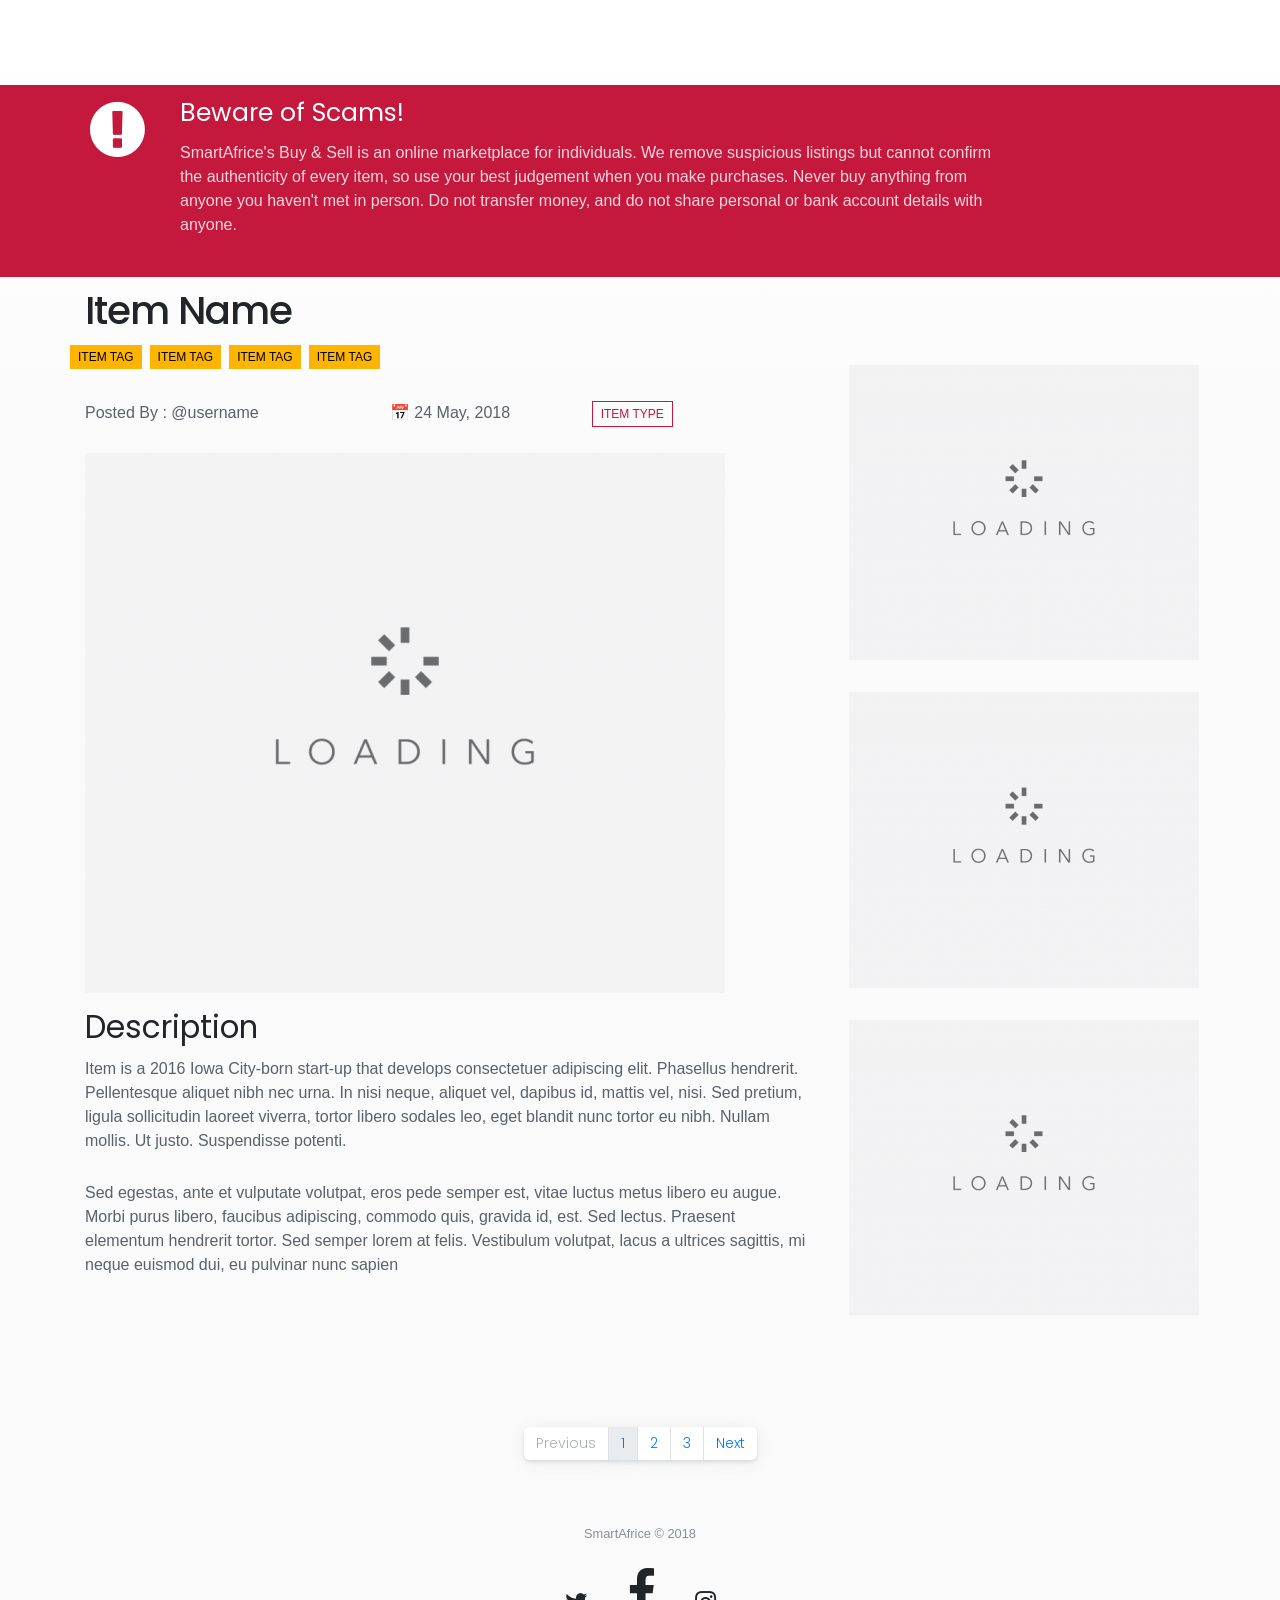
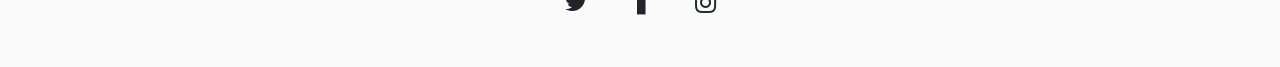
<file: buy-sell-page.html>
<!doctype html>
<html class="no-js" lang="en">

<head>
    <meta charset="utf-8">
    <meta http-equiv="x-ua-compatible" content="ie=edge">
    <title>Buy-Sell-Page</title>
    <meta name="description" content="Testing cards">
    <meta name="viewport" content="width=device-width, initial-scale=1">
    <link rel="stylesheet" href="https://maxcdn.bootstrapcdn.com/bootstrap/4.0.0-beta/css/bootstrap.min.css" integrity="sha384-/Y6pD6FV/Vv2HJnA6t+vslU6fwYXjCFtcEpHbNJ0lyAFsXTsjBbfaDjzALeQsN6M" crossorigin="anonymous">
    <link rel="stylesheet" href="https://maxcdn.bootstrapcdn.com/font-awesome/4.7.0/css/font-awesome.min.css">
    <link rel="stylesheet" href="css/lib.min.css">
    <link rel="stylesheet" href="css/styles.css">
    <link rel="stylesheet" href="css/animate.css">
</head>

<body>
<div class="loader"><div class="page-loader"></div></div>

<!-- Page Content -->
<div class="page-content">
    <!-- Content -->
    <div class="content clearfix">

        <section>
            <div class="row">
                <div class="col-md-12">
                    <div class="alert alert-danger fade show">
                        <div class="container">
                            <div class="row">
                                <div class="col-md-1 text-center">
                                    <i class="fa fa-exclamation-circle fa-4x animated infinite flash text-white"></i>
                                </div>
                                <div class="col-md-9">
                                    <h4 class="text-white">Beware of Scams!
                                    </h4>
                                    <p>SmartAfrice's Buy &amp; Sell is an online marketplace for individuals. We remove suspicious listings but cannot confirm the authenticity of every item, so use your best judgement when you make purchases.
                                         Never buy anything from anyone you haven't met in person. Do not transfer money, and do not share personal or bank account details with anyone.</p>
                                </div>
                            </div>
                        </div>
                </div>
                </div>
            </div>
        </section>

        <section>
            <div class="block">
                <div class="container">
                    <div class="row">
                         <div class="col-lg-8 column">
                             <div class="">
                                 <div class="">
                                        <div>
                                                <h2><strong>Item Name</strong></h2>
                                                <div class="row mt-3">
                                                    <span class="badge mr-2 mb-2 badge-squared badge-warning text-center"> ITEM TAG</span>
                                                    <span class="badge mr-2 mb-2 badge-squared badge-warning text-center"> ITEM TAG</span>
                                                    <span class="badge mr-2 mb-2 badge-squared badge-warning text-center"> ITEM TAG</span>
                                                    <span class="badge mr-2 mb-2 badge-squared badge-warning text-center"> ITEM TAG</span>
                                                </div>
                                                <div class="row mt-4">
                                                    <div class="col-md-4">
                                                        <p class="align-center">Posted By : @username</p>
                                                    </div>
                                                    <div class="col-md-4">
                                                        <div class="text-center"><p>📅 24 May, 2018</p></div>
                                                    </div>
                                                    <div class="col-md-4">
                                                        <span class="badge mr-2 mb-2 badge-squared badge-outline-danger text-center">ITEM TYPE</span>
                                                    </div>
                                                </div>
                                                
                                            </div>
                                            <div class="container">
                                                <div class="row">
                                                        <img src="images/Ad.png" class="img-responsive mb-3" alt="">
                                                </div>
                                            </div>
                                     <h3>Description</h3>
                                     <p>Item is a 2016 Iowa City-born start-up that develops consectetuer adipiscing elit. Phasellus hendrerit. Pellentesque aliquet nibh nec urna. In nisi neque, aliquet vel, dapibus id, mattis vel, nisi. Sed pretium, ligula sollicitudin laoreet viverra, tortor libero sodales leo, eget blandit nunc tortor eu nibh. Nullam mollis. Ut justo. Suspendisse potenti.</p>
                                     <p>Sed egestas, ante et vulputate volutpat, eros pede semper est, vitae luctus metus libero eu augue. Morbi purus libero, faucibus adipiscing, commodo quis, gravida id, est. Sed lectus. Praesent elementum hendrerit tortor. Sed semper lorem at felis. Vestibulum volutpat, lacus a ultrices sagittis, mi neque euismod dui, eu pulvinar nunc sapien</p>
                                     
                                 </div>
                                 
                                        
                                 
                             </div>
                         </div>
                         <div class="col-lg-4 column mt-5 mb-5">
                                <div class="mt-2">
                                        <div>
                                            <div class="row mt-2 mb-3">
                                                <div class="col-md-12">
                                                    <img src="images/Ad.png" class="img-responsive ml-1 mt-3" alt="">
                                                </div>
                                            </div>
                                        </div>
                                </div>
                                <div class="mt-2">
                                        <div>
                                                <div class="row mt-2 mb-3">
                                                    <div class="col-md-12">
                                                        <img src="images/Ad.png" class="img-responsive ml-1 mt-3" alt="">
                                                    </div>
                                                </div>
                                            </div>
                                </div>
                                <div class="mt-2">
                                        <div>
                                                <div class="row mt-2 mb-3">
                                                    <div class="col-md-12">
                                                        <img src="images/Ad.png" class="img-responsive ml-1 mt-3" alt="">
                                                    </div>
                                                </div>
                                            </div>
                                </div>

                         </div>
                    </div>
                </div>
            </div>
        </section>

            
<!-- footer & pagnigation-->
<nav aria-label="" class="mt-5">
        <ul class="pagination justify-content-center">
          <li class="page-item disabled">
            <a class="page-link" href="#" tabindex="-1">Previous</a>
          </li>
          <li class="page-item"><a class="page-link bg-light" href="#">1</a></li>
          <li class="page-item"><a class="page-link" href="#">2</a></li>
          <li class="page-item"><a class="page-link" href="#">3</a></li>
          <li class="page-item">
            <a class="page-link" href="#">Next</a>
          </li>
        </ul>
      </nav>
    <footer class="main-footer py-5">
        <p class="text-muted text-center small p-0 mb-4">SmartAfrice &copy; 2018</p>
        <div class="social d-table ml-auto mr-auto">
            <a class="twitter mx-3 h4" href="" target="_blank">
                <i class="fa fa-twitter"></i>
                <span class="sr-only">View our Twitter Profile</span>
            </a>
            <a class="facebook mx-3 h4" href="" target="_blank">
                <i class="fa fa-facebook fa-2x"></i>
                <span class="sr-only">View our Facebook Profile <span>
            </a>
            <a class="github mx-3 h4" href="" target="_blank">
                <i class="fa fa-instagram"></i>
                <span class="sr-only">View our Instagram Profile</span>
            </a>
        </div>
    </footer>
</div>

<!-- JavaScript -->
<script src="https://code.jquery.com/jquery-3.2.1.min.js" integrity="sha256-hwg4gsxgFZhOsEEamdOYGBf13FyQuiTwlAQgxVSNgt4=" crossorigin="anonymous"></script>
<script src="https://cdnjs.cloudflare.com/ajax/libs/popper.js/1.11.0/umd/popper.min.js" integrity="sha384-b/U6ypiBEHpOf/4+1nzFpr53nxSS+GLCkfwBdFNTxtclqqenISfwAzpKaMNFNmj4" crossorigin="anonymous"></script>
<script src="https://maxcdn.bootstrapcdn.com/bootstrap/4.0.0-beta/js/bootstrap.min.js" integrity="sha384-h0AbiXch4ZDo7tp9hKZ4TsHbi047NrKGLO3SEJAg45jXxnGIfYzk4Si90RDIqNm1" crossorigin="anonymous"></script>
<script src="js/lib.min.js"></script>
<script src="js/main.js"></script>
<script>
</script>
</body>
</html>
</file>
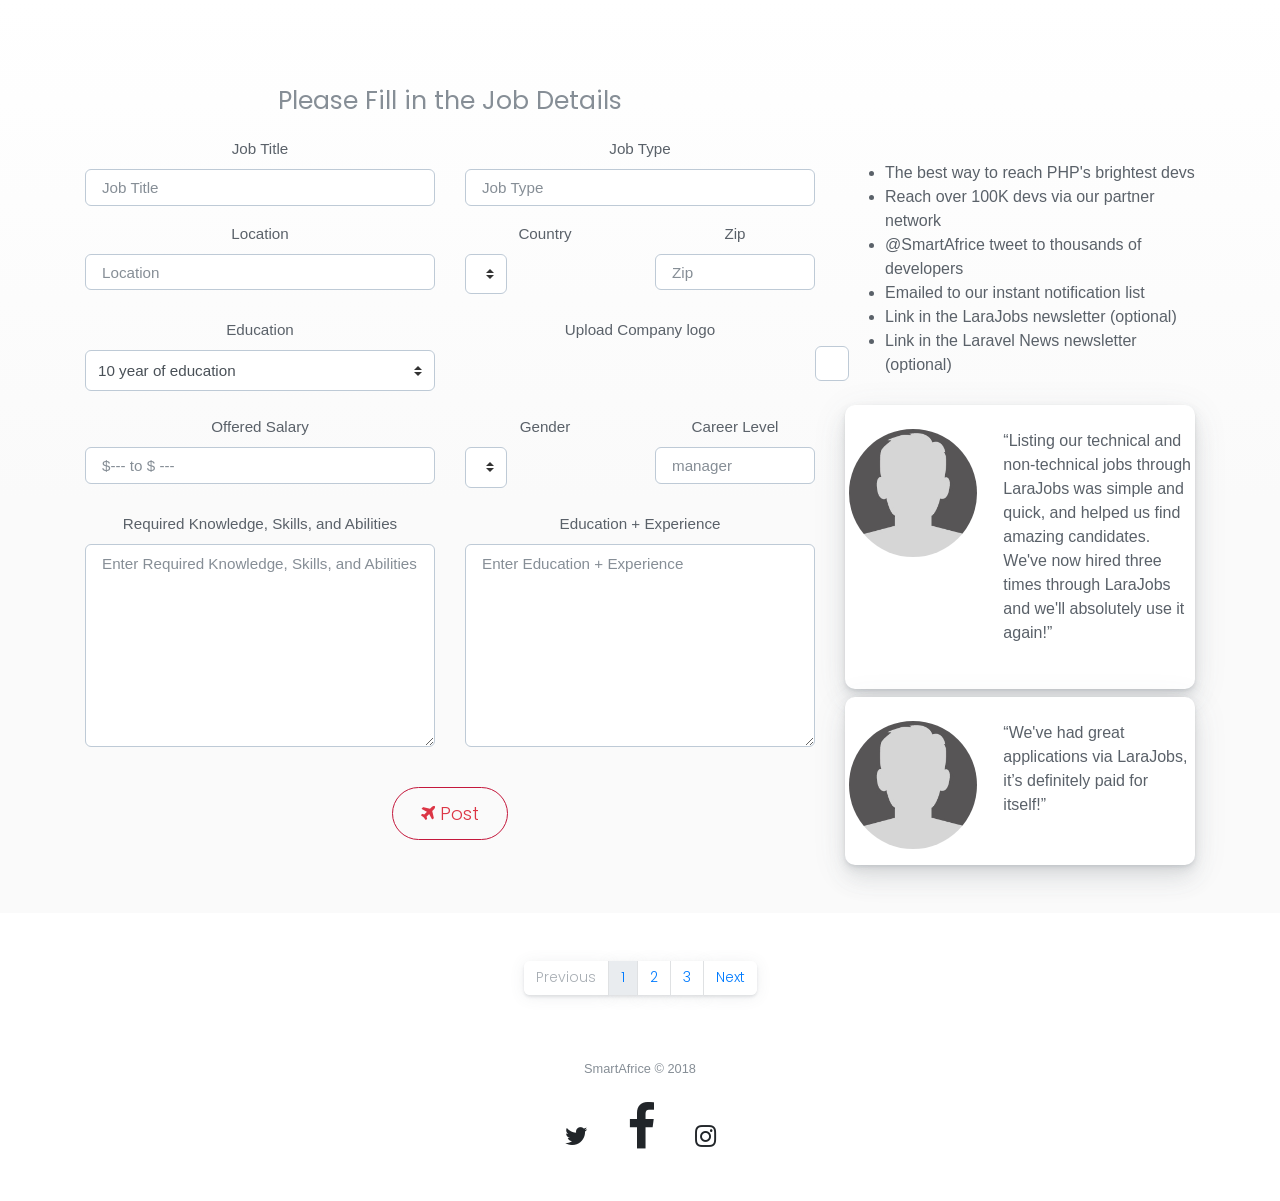
<file: job-create.html>
<!doctype html>
<html class="no-js" lang="en">

<head>
    <meta charset="utf-8">
    <meta http-equiv="x-ua-compatible" content="ie=edge">
    <title>Post a JOB</title>
    <meta name="description" content="Testing cards">
    <meta name="viewport" content="width=device-width, initial-scale=1">
    <link rel="stylesheet" href="https://maxcdn.bootstrapcdn.com/bootstrap/4.0.0-beta/css/bootstrap.min.css" integrity="sha384-/Y6pD6FV/Vv2HJnA6t+vslU6fwYXjCFtcEpHbNJ0lyAFsXTsjBbfaDjzALeQsN6M" crossorigin="anonymous">
    <link rel="stylesheet" href="https://maxcdn.bootstrapcdn.com/font-awesome/4.7.0/css/font-awesome.min.css">
    <link rel="stylesheet" href="css/lib.min.css">
    <link rel="stylesheet" href="css/styles.css">
    <link rel="stylesheet" href="css/animate.css">
</head>

<body>
<div class="loader"><div class="page-loader"></div></div>

<!-- Page Content -->
<div class="page-content">
    <!-- Content -->
    <div class="content clearfix">

        <section>
            <div class="block">
                <div class="container">
                    <div class="row">
                         <div class="col-lg-8 column">
                             <div class="text-center">
                                 <h4 class="text-muted">Please Fill in the Job Details</h4>
                                 <div class="row mb-5">
                                    <div class="col-md-12">
                                        <form>
                                            <div class="row">
                                                <div class="form-group col-md-6">
                                                    <label for="form1-name" class="col-form-label">Job Title</label>
                                                    <input type="text" class="form-control" id="form1-name" placeholder="Job Title">
                                                </div>
                                                <div class="form-group col-md-6">
                                                    <label for="form1-email" class="col-form-label">Job Type</label>
                                                    <input type="text" class="form-control" id="form1-email" placeholder="Job Type">
                                                </div>
                                            </div>
                
                                            <div class="row">
                                                <div class="col-md-6 mb-4">
                                                    <label for="form1-loc">Location</label>
                                                    <input type="text" class="form-control" id="form1-password" placeholder="Location" required>
                                                </div>
                                                <div class="col-md-3 mb-4">
                                                    <label for="form1-state">Country</label>
                                                    <select class="custom-select d-block col-md-3" id="form1-state" required>
                                                            <option value="AF">Afghanistan</option>
                                                            <option value="AX">Åland Islands</option>
                                                            <option value="AL">Albania</option>
                                                            <option value="DZ">Algeria</option>
                                                            <option value="AS">American Samoa</option>
                                                            <option value="AD">Andorra</option>
                                                            <option value="AO">Angola</option>
                                                            <option value="AI">Anguilla</option>
                                                            <option value="AQ">Antarctica</option>
                                                            <option value="AG">Antigua and Barbuda</option>
                                                            <option value="AR">Argentina</option>
                                                            <option value="AM">Armenia</option>
                                                            <option value="AW">Aruba</option>
                                                            <option value="AU">Australia</option>
                                                            <option value="AT">Austria</option>
                                                            <option value="AZ">Azerbaijan</option>
                                                            <option value="BS">Bahamas</option>
                                                            <option value="BH">Bahrain</option>
                                                            <option value="BD">Bangladesh</option>
                                                            <option value="BB">Barbados</option>
                                                            <option value="BY">Belarus</option>
                                                            <option value="BE">Belgium</option>
                                                            <option value="BZ">Belize</option>
                                                            <option value="BJ">Benin</option>
                                                            <option value="BM">Bermuda</option>
                                                            <option value="BT">Bhutan</option>
                                                            <option value="BO">Bolivia, Plurinational State of</option>
                                                            <option value="BQ">Bonaire, Sint Eustatius and Saba</option>
                                                            <option value="BA">Bosnia and Herzegovina</option>
                                                            <option value="BW">Botswana</option>
                                                            <option value="BV">Bouvet Island</option>
                                                            <option value="BR">Brazil</option>
                                                            <option value="IO">British Indian Ocean Territory</option>
                                                            <option value="BN">Brunei Darussalam</option>
                                                            <option value="BG">Bulgaria</option>
                                                            <option value="BF">Burkina Faso</option>
                                                            <option value="BI">Burundi</option>
                                                            <option value="KH">Cambodia</option>
                                                            <option value="CM">Cameroon</option>
                                                            <option value="CA">Canada</option>
                                                            <option value="CV">Cape Verde</option>
                                                            <option value="KY">Cayman Islands</option>
                                                            <option value="CF">Central African Republic</option>
                                                            <option value="TD">Chad</option>
                                                            <option value="CL">Chile</option>
                                                            <option value="CN">China</option>
                                                            <option value="CX">Christmas Island</option>
                                                            <option value="CC">Cocos (Keeling) Islands</option>
                                                            <option value="CO">Colombia</option>
                                                            <option value="KM">Comoros</option>
                                                            <option value="CG">Congo</option>
                                                            <option value="CD">Congo, the Democratic Republic of the</option>
                                                            <option value="CK">Cook Islands</option>
                                                            <option value="CR">Costa Rica</option>
                                                            <option value="CI">Côte d'Ivoire</option>
                                                            <option value="HR">Croatia</option>
                                                            <option value="CU">Cuba</option>
                                                            <option value="CW">Curaçao</option>
                                                            <option value="CY">Cyprus</option>
                                                            <option value="CZ">Czech Republic</option>
                                                            <option value="DK">Denmark</option>
                                                            <option value="DJ">Djibouti</option>
                                                            <option value="DM">Dominica</option>
                                                            <option value="DO">Dominican Republic</option>
                                                            <option value="EC">Ecuador</option>
                                                            <option value="EG">Egypt</option>
                                                            <option value="SV">El Salvador</option>
                                                            <option value="GQ">Equatorial Guinea</option>
                                                            <option value="ER">Eritrea</option>
                                                            <option value="EE">Estonia</option>
                                                            <option value="ET">Ethiopia</option>
                                                            <option value="FK">Falkland Islands (Malvinas)</option>
                                                            <option value="FO">Faroe Islands</option>
                                                            <option value="FJ">Fiji</option>
                                                            <option value="FI">Finland</option>
                                                            <option value="FR">France</option>
                                                            <option value="GF">French Guiana</option>
                                                            <option value="PF">French Polynesia</option>
                                                            <option value="TF">French Southern Territories</option>
                                                            <option value="GA">Gabon</option>
                                                            <option value="GM">Gambia</option>
                                                            <option value="GE">Georgia</option>
                                                            <option value="DE">Germany</option>
                                                            <option value="GH">Ghana</option>
                                                            <option value="GI">Gibraltar</option>
                                                            <option value="GR">Greece</option>
                                                            <option value="GL">Greenland</option>
                                                            <option value="GD">Grenada</option>
                                                            <option value="GP">Guadeloupe</option>
                                                            <option value="GU">Guam</option>
                                                            <option value="GT">Guatemala</option>
                                                            <option value="GG">Guernsey</option>
                                                            <option value="GN">Guinea</option>
                                                            <option value="GW">Guinea-Bissau</option>
                                                            <option value="GY">Guyana</option>
                                                            <option value="HT">Haiti</option>
                                                            <option value="HM">Heard Island and McDonald Islands</option>
                                                            <option value="VA">Holy See (Vatican City State)</option>
                                                            <option value="HN">Honduras</option>
                                                            <option value="HK">Hong Kong</option>
                                                            <option value="HU">Hungary</option>
                                                            <option value="IS">Iceland</option>
                                                            <option value="IN">India</option>
                                                            <option value="ID">Indonesia</option>
                                                            <option value="IR">Iran, Islamic Republic of</option>
                                                            <option value="IQ">Iraq</option>
                                                            <option value="IE">Ireland</option>
                                                            <option value="IM">Isle of Man</option>
                                                            <option value="IL">Israel</option>
                                                            <option value="IT">Italy</option>
                                                            <option value="JM">Jamaica</option>
                                                            <option value="JP">Japan</option>
                                                            <option value="JE">Jersey</option>
                                                            <option value="JO">Jordan</option>
                                                            <option value="KZ">Kazakhstan</option>
                                                            <option value="KE">Kenya</option>
                                                            <option value="KI">Kiribati</option>
                                                            <option value="KP">Korea, Democratic People's Republic of</option>
                                                            <option value="KR">Korea, Republic of</option>
                                                            <option value="KW">Kuwait</option>
                                                            <option value="KG">Kyrgyzstan</option>
                                                            <option value="LA">Lao People's Democratic Republic</option>
                                                            <option value="LV">Latvia</option>
                                                            <option value="LB">Lebanon</option>
                                                            <option value="LS">Lesotho</option>
                                                            <option value="LR">Liberia</option>
                                                            <option value="LY">Libya</option>
                                                            <option value="LI">Liechtenstein</option>
                                                            <option value="LT">Lithuania</option>
                                                            <option value="LU">Luxembourg</option>
                                                            <option value="MO">Macao</option>
                                                            <option value="MK">Macedonia, the former Yugoslav Republic of</option>
                                                            <option value="MG">Madagascar</option>
                                                            <option value="MW">Malawi</option>
                                                            <option value="MY">Malaysia</option>
                                                            <option value="MV">Maldives</option>
                                                            <option value="ML">Mali</option>
                                                            <option value="MT">Malta</option>
                                                            <option value="MH">Marshall Islands</option>
                                                            <option value="MQ">Martinique</option>
                                                            <option value="MR">Mauritania</option>
                                                            <option value="MU">Mauritius</option>
                                                            <option value="YT">Mayotte</option>
                                                            <option value="MX">Mexico</option>
                                                            <option value="FM">Micronesia, Federated States of</option>
                                                            <option value="MD">Moldova, Republic of</option>
                                                            <option value="MC">Monaco</option>
                                                            <option value="MN">Mongolia</option>
                                                            <option value="ME">Montenegro</option>
                                                            <option value="MS">Montserrat</option>
                                                            <option value="MA">Morocco</option>
                                                            <option value="MZ">Mozambique</option>
                                                            <option value="MM">Myanmar</option>
                                                            <option value="NA">Namibia</option>
                                                            <option value="NR">Nauru</option>
                                                            <option value="NP">Nepal</option>
                                                            <option value="NL">Netherlands</option>
                                                            <option value="NC">New Caledonia</option>
                                                            <option value="NZ">New Zealand</option>
                                                            <option value="NI">Nicaragua</option>
                                                            <option value="NE">Niger</option>
                                                            <option value="NG">Nigeria</option>
                                                            <option value="NU">Niue</option>
                                                            <option value="NF">Norfolk Island</option>
                                                            <option value="MP">Northern Mariana Islands</option>
                                                            <option value="NO">Norway</option>
                                                            <option value="OM">Oman</option>
                                                            <option value="PK">Pakistan</option>
                                                            <option value="PW">Palau</option>
                                                            <option value="PS">Palestinian Territory, Occupied</option>
                                                            <option value="PA">Panama</option>
                                                            <option value="PG">Papua New Guinea</option>
                                                            <option value="PY">Paraguay</option>
                                                            <option value="PE">Peru</option>
                                                            <option value="PH">Philippines</option>
                                                            <option value="PN">Pitcairn</option>
                                                            <option value="PL">Poland</option>
                                                            <option value="PT">Portugal</option>
                                                            <option value="PR">Puerto Rico</option>
                                                            <option value="QA">Qatar</option>
                                                            <option value="RE">Réunion</option>
                                                            <option value="RO">Romania</option>
                                                            <option value="RU">Russian Federation</option>
                                                            <option value="RW">Rwanda</option>
                                                            <option value="BL">Saint Barthélemy</option>
                                                            <option value="SH">Saint Helena, Ascension and Tristan da Cunha</option>
                                                            <option value="KN">Saint Kitts and Nevis</option>
                                                            <option value="LC">Saint Lucia</option>
                                                            <option value="MF">Saint Martin (French part)</option>
                                                            <option value="PM">Saint Pierre and Miquelon</option>
                                                            <option value="VC">Saint Vincent and the Grenadines</option>
                                                            <option value="WS">Samoa</option>
                                                            <option value="SM">San Marino</option>
                                                            <option value="ST">Sao Tome and Principe</option>
                                                            <option value="SA">Saudi Arabia</option>
                                                            <option value="SN">Senegal</option>
                                                            <option value="RS">Serbia</option>
                                                            <option value="SC">Seychelles</option>
                                                            <option value="SL">Sierra Leone</option>
                                                            <option value="SG">Singapore</option>
                                                            <option value="SX">Sint Maarten (Dutch part)</option>
                                                            <option value="SK">Slovakia</option>
                                                            <option value="SI">Slovenia</option>
                                                            <option value="SB">Solomon Islands</option>
                                                            <option value="SO">Somalia</option>
                                                            <option value="ZA">South Africa</option>
                                                            <option value="GS">South Georgia and the South Sandwich Islands</option>
                                                            <option value="SS">South Sudan</option>
                                                            <option value="ES">Spain</option>
                                                            <option value="LK">Sri Lanka</option>
                                                            <option value="SD">Sudan</option>
                                                            <option value="SR">Suriname</option>
                                                            <option value="SJ">Svalbard and Jan Mayen</option>
                                                            <option value="SZ">Swaziland</option>
                                                            <option value="SE">Sweden</option>
                                                            <option value="CH">Switzerland</option>
                                                            <option value="SY">Syrian Arab Republic</option>
                                                            <option value="TW">Taiwan, Province of China</option>
                                                            <option value="TJ">Tajikistan</option>
                                                            <option value="TZ">Tanzania, United Republic of</option>
                                                            <option value="TH">Thailand</option>
                                                            <option value="TL">Timor-Leste</option>
                                                            <option value="TG">Togo</option>
                                                            <option value="TK">Tokelau</option>
                                                            <option value="TO">Tonga</option>
                                                            <option value="TT">Trinidad and Tobago</option>
                                                            <option value="TN">Tunisia</option>
                                                            <option value="TR">Turkey</option>
                                                            <option value="TM">Turkmenistan</option>
                                                            <option value="TC">Turks and Caicos Islands</option>
                                                            <option value="TV">Tuvalu</option>
                                                            <option value="UG">Uganda</option>
                                                            <option value="UA">Ukraine</option>
                                                            <option value="AE">United Arab Emirates</option>
                                                            <option value="GB">United Kingdom</option>
                                                            <option value="US">United States</option>
                                                            <option value="UM">United States Minor Outlying Islands</option>
                                                            <option value="UY">Uruguay</option>
                                                            <option value="UZ">Uzbekistan</option>
                                                            <option value="VU">Vanuatu</option>
                                                            <option value="VE">Venezuela, Bolivarian Republic of</option>
                                                            <option value="VN">Viet Nam</option>
                                                            <option value="VG">Virgin Islands, British</option>
                                                            <option value="VI">Virgin Islands, U.S.</option>
                                                            <option value="WF">Wallis and Futuna</option>
                                                            <option value="EH">Western Sahara</option>
                                                            <option value="YE">Yemen</option>
                                                            <option value="ZM">Zambia</option>
                                                            <option value="ZW">Zimbabwe</option>
                                                    </select>
                                                </div>
                
                                                <div class="col-md-3 mb-4">
                                                    <label for="form1-zip">Zip</label>
                                                    <input type="text" class="form-control" id="form1-zip" placeholder="Zip" required>
                                                </div>
                                            </div>
                                            <div class="row">
                                                <div class="form-group col-md-6">
                                                    <label for="dropdown">Education</label>
                                                    <fieldset>
                                                        <select class="custom-select w-100" required>
                                                                <option value="">10 year of education</option>
                                                                <option value="1">BS</option>
                                                                <option value="2">MS</option>
                                                                <option value="3">PHD</option>
                                                                <option value="4">Mphill</option>
                                                        </select>
                                                    </fieldset>
                                                </div>
                        
                                                <div class="form-group col-md-6 mb-3">
                                                    <label for="logo">Upload Company logo</label>
                                                    <fieldset>
                                                        <label class="custom-file w-100">
                                                            <input type="file" id="form-file-3" class="custom-file-input" required="">
                                                            <span class="custom-file-control"></span>
                                                        </label>
                                                    </fieldset>
                                                </div>
                                            </div>
                                            <div class="row">
                                                    <div class="form-group col-md-6">
                                                        <label for="form1-sal" class="col-form-label">Offered Salary</label>
                                                        <input type="text" class="form-control" id="form1-sal" placeholder="$--- to $ ---">
                                                    </div>
                                                    <div class="col-md-3 mb-4 mt-2">
                                                            <label for="form1-state">Gender</label>
                                                            <select class="custom-select d-block col-md-3" id="form1-state" required>
                                                                    <option value="AF">Male</option>
                                                                    <option value="AX">Female</option>
                                                            </select>
                                                        </div>
                        
                                                        <div class="col-md-3 mb-4 mt-2">
                                                            <label for="form1-carl">Career Level</label>
                                                            <input type="text" class="form-control" id="form1-carl" placeholder="manager" required>
                                                        </div>
                                                </div>
                                                <div class="row">
                                                        <div class="form-group col-md-6">
                                                            <div class="">
                                                                    <label for="exampleInputEmail1">Required Knowledge, Skills, and Abilities</label>
                                                                    <textarea id="exampleInputEmail1" class="form-control mb-4" rows="10" placeholder="Enter Required Knowledge, Skills, and Abilities" name="message"></textarea>
                                                            </div>
                                                        </div>
                                                        <div class="form-group col-md-6">
                                                                <div class="">
                                                                        <label for="exampleInputEmail1">Education + Experience</label>
                                                                        <textarea id="exampleInputEmail1" class="form-control mb-4" rows="10" placeholder="Enter Education + Experience" name="message"></textarea>
                                                                </div>
                                                        </div>
                                                    </div>
                                                    <div class="text-center">
                                                            <button type="button" class="btn btn-lg btn-outline-danger btn-pill"><i class="fa fa-plane">  </i> Post</button>
                                                     </div>
                                        </form>
                                    </div>
                                </div>
                             </div>
                         </div>

                         <!-- side column -->
                         <div class="col-lg-4 column mt-5 mb-5">
                                <div class="">
                                        <div class="mt-3">
                                            <p>
                                                <ul>
                                                        <li> The best way to reach PHP's brightest devs</li>
                                                        <li> Reach over 100K devs via our partner network</li>
                                                        <li> @SmartAfrice tweet to thousands of developers</li>
                                                        <li> Emailed to our instant notification list</li>
                                                        <li> Link in the LaraJobs newsletter (optional)</li>
                                                        <li> Link in the Laravel News newsletter (optional)</li>
                                                    
                                                </ul>
                                            </p>
                                        </div>
                                        <div class="mt-2">
                                                <div class="card">
                                                    <div class="row mt-2 mb-3">
                                                        <div class="col-md-5">
                                                            <img src="images/4.jpg" class="img-responsive img-circle ml-1 mt-3" alt="">
                                                        </div>
                                                        <div class="col-md-7 mt-3">
                                                            <p>“Listing our technical and non-technical jobs through LaraJobs was simple and quick,
                                                                 and helped us find amazing candidates.
                                                                We've now hired three times through LaraJobs and we'll absolutely use it again!”</p>
                                                        </div>
                                                    </div>
                                                </div>
                                        </div>
                                        <div class="mt-2">
                                                <div class="card">
                                                    <div class="row mt-2 mb-3">
                                                        <div class="col-md-5">
                                                            <img src="images/4.jpg" class="img-responsive img-circle ml-1 mt-3" alt="">
                                                        </div>
                                                        <div class="col-md-7 mt-3">
                                                            <p>“We've had great applications via LaraJobs, it’s definitely paid for itself!”</p>
                                                        </div>
                                                    </div>
                                                </div>
                                        </div>
                                 </div>
                        </div>

                        </div><!-- Job Overview -->
                         </div>
                    </div>
                </div>
            </div>
        </section>

<!-- footer & pagnigation-->
<nav aria-label="" class="mt-5">
        <ul class="pagination justify-content-center">
          <li class="page-item disabled">
            <a class="page-link" href="#" tabindex="-1">Previous</a>
          </li>
          <li class="page-item"><a class="page-link bg-light" href="#">1</a></li>
          <li class="page-item"><a class="page-link" href="#">2</a></li>
          <li class="page-item"><a class="page-link" href="#">3</a></li>
          <li class="page-item">
            <a class="page-link" href="#">Next</a>
          </li>
        </ul>
      </nav>
    <footer class="main-footer py-5">
        <p class="text-muted text-center small p-0 mb-4">SmartAfrice &copy; 2018</p>
        <div class="social d-table ml-auto mr-auto">
            <a class="twitter mx-3 h4" href="" target="_blank">
                <i class="fa fa-twitter"></i>
                <span class="sr-only">View our Twitter Profile</span>
            </a>
            <a class="facebook mx-3 h4" href="" target="_blank">
                <i class="fa fa-facebook fa-2x"></i>
                <span class="sr-only">View our Facebook Profile <span>
            </a>
            <a class="github mx-3 h4" href="" target="_blank">
                <i class="fa fa-instagram"></i>
                <span class="sr-only">View our Instagram Profile</span>
            </a>
        </div>
    </footer>
</div>

<!-- JavaScript -->
<script src="https://code.jquery.com/jquery-3.2.1.min.js" integrity="sha256-hwg4gsxgFZhOsEEamdOYGBf13FyQuiTwlAQgxVSNgt4=" crossorigin="anonymous"></script>
<script src="https://cdnjs.cloudflare.com/ajax/libs/popper.js/1.11.0/umd/popper.min.js" integrity="sha384-b/U6ypiBEHpOf/4+1nzFpr53nxSS+GLCkfwBdFNTxtclqqenISfwAzpKaMNFNmj4" crossorigin="anonymous"></script>
<script src="https://maxcdn.bootstrapcdn.com/bootstrap/4.0.0-beta/js/bootstrap.min.js" integrity="sha384-h0AbiXch4ZDo7tp9hKZ4TsHbi047NrKGLO3SEJAg45jXxnGIfYzk4Si90RDIqNm1" crossorigin="anonymous"></script>
<script src="js/lib.min.js"></script>
<script src="js/main.js"></script>
<script>
</script>
</body>
</html>
</file>
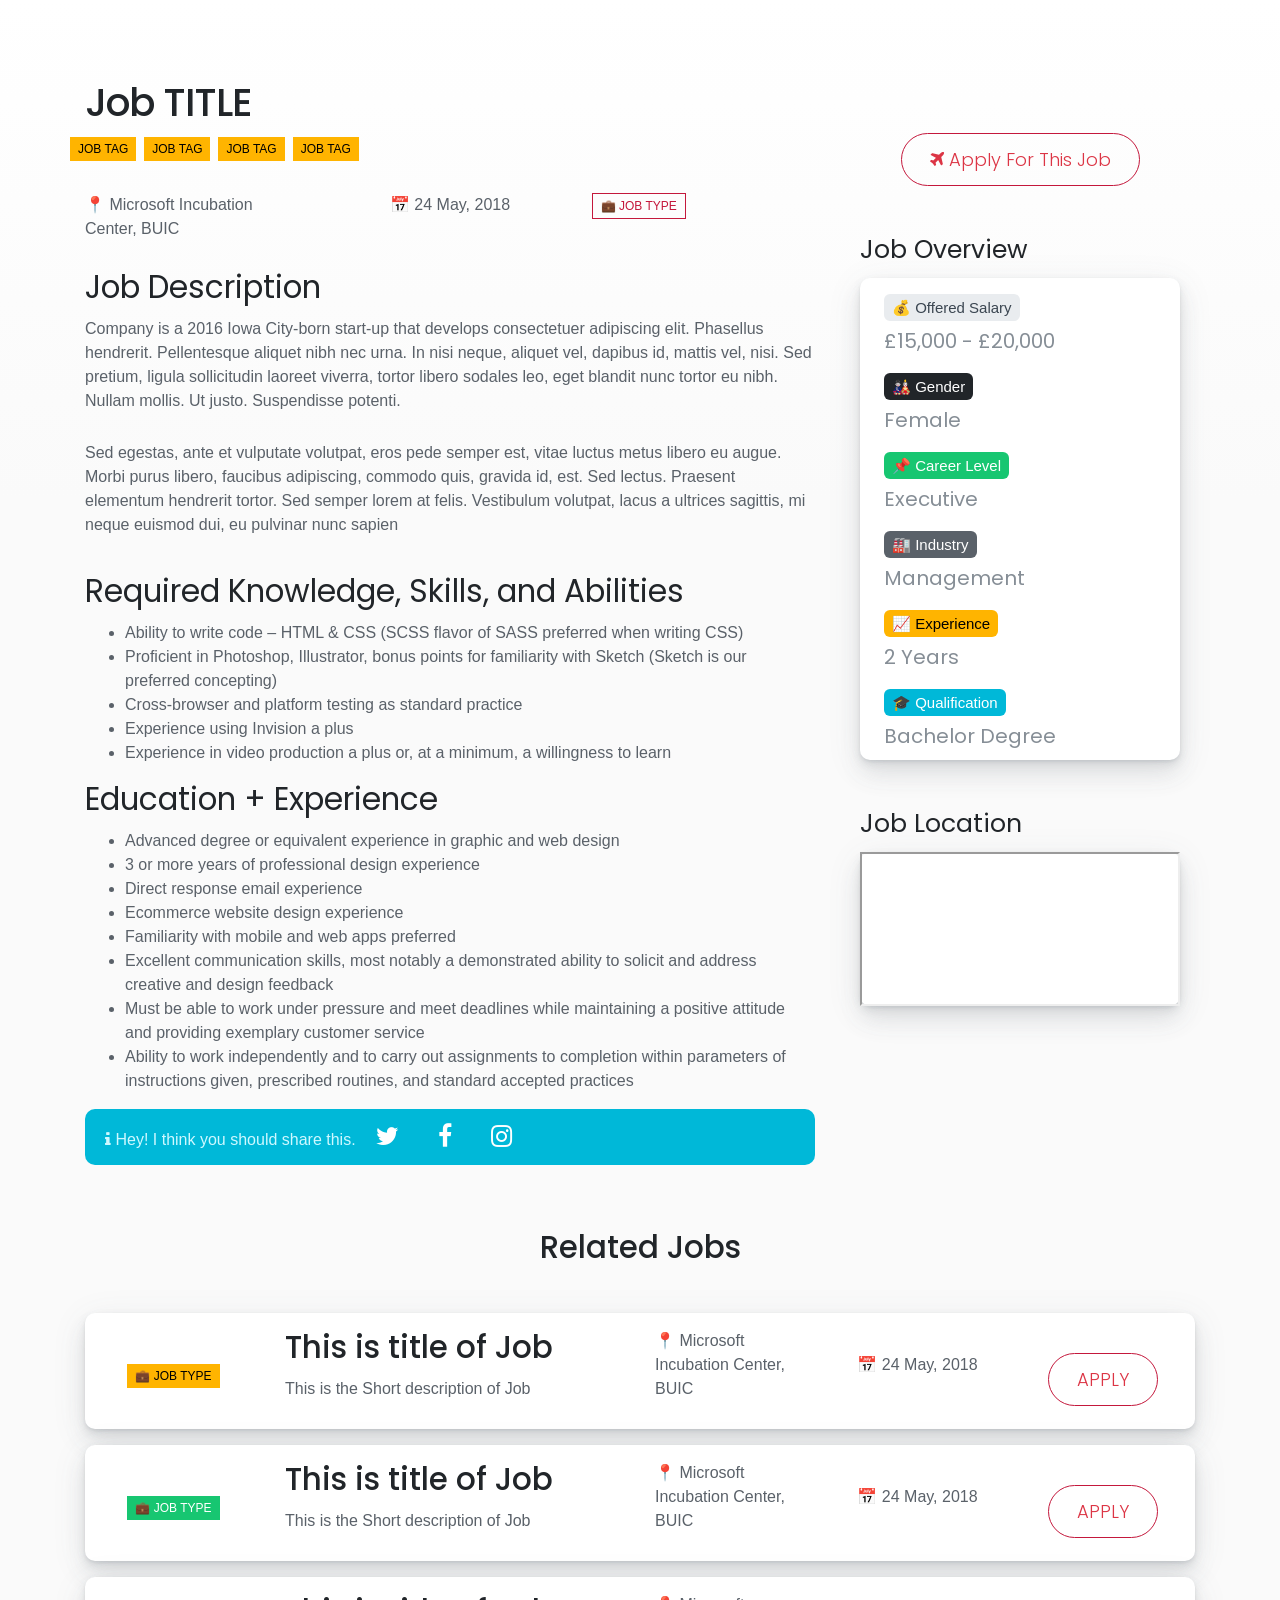
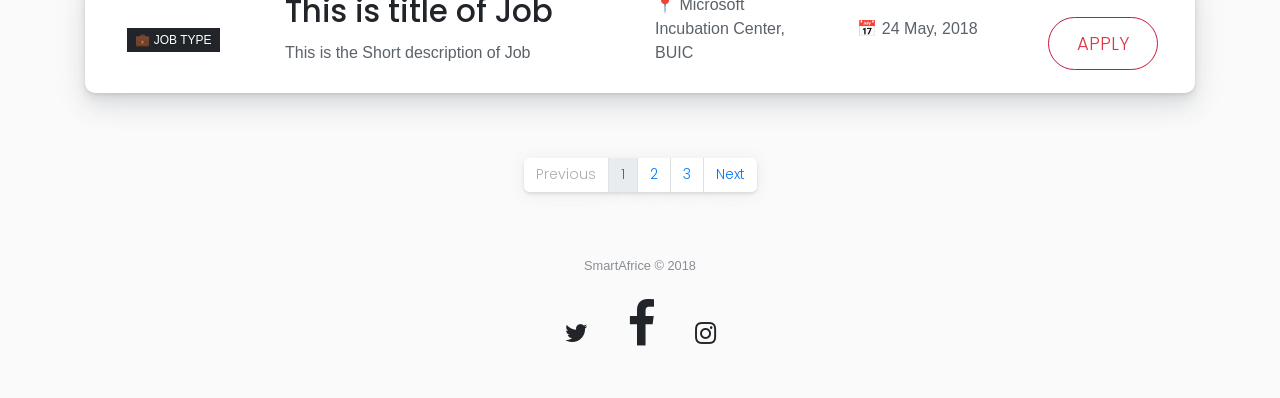
<file: job-page.html>
<!doctype html>
<html class="no-js" lang="en">

<head>
    <meta charset="utf-8">
    <meta http-equiv="x-ua-compatible" content="ie=edge">
    <title>Card</title>
    <meta name="description" content="Testing cards">
    <meta name="viewport" content="width=device-width, initial-scale=1">
    <link rel="stylesheet" href="https://maxcdn.bootstrapcdn.com/bootstrap/4.0.0-beta/css/bootstrap.min.css" integrity="sha384-/Y6pD6FV/Vv2HJnA6t+vslU6fwYXjCFtcEpHbNJ0lyAFsXTsjBbfaDjzALeQsN6M" crossorigin="anonymous">
    <link rel="stylesheet" href="https://maxcdn.bootstrapcdn.com/font-awesome/4.7.0/css/font-awesome.min.css">
    <link rel="stylesheet" href="css/lib.min.css">
    <link rel="stylesheet" href="css/styles.css">
    <link rel="stylesheet" href="css/animate.css">
</head>

<body>
<div class="loader"><div class="page-loader"></div></div>

<!-- Page Content -->
<div class="page-content">
    <!-- Content -->
    <div class="content clearfix">

        <section>
            <div class="block">
                <div class="container">
                    <div class="row">
                         <div class="col-lg-8 column">
                             <div class="">
                                 <div class="">
                                        <div>
                                                <h2><strong>Job TITLE</strong></h2>
                                                <div class="row mt-3">
                                                    <span class="badge mr-2 mb-2 badge-squared badge-warning text-center"> JOB TAG</span>
                                                    <span class="badge mr-2 mb-2 badge-squared badge-warning text-center"> JOB TAG</span>
                                                    <span class="badge mr-2 mb-2 badge-squared badge-warning text-center"> JOB TAG</span>
                                                    <span class="badge mr-2 mb-2 badge-squared badge-warning text-center"> JOB TAG</span>
                                                </div>
                                                <div class="row mt-4">
                                                    <div class="col-md-4">
                                                        <p class="align-center">📍 Microsoft Incubation Center, BUIC</p>
                                                    </div>
                                                    <div class="col-md-4">
                                                        <div class="text-center"><p>📅 24 May, 2018</p></div>
                                                    </div>
                                                    <div class="col-md-4">
                                                        <span class="badge mr-2 mb-2 badge-squared badge-outline-danger text-center">💼 JOB TYPE</span>
                                                    </div>
                                                </div>
                                                
                                            </div>
                                     <h3>Job Description</h3>
                                     <p>Company is a 2016 Iowa City-born start-up that develops consectetuer adipiscing elit. Phasellus hendrerit. Pellentesque aliquet nibh nec urna. In nisi neque, aliquet vel, dapibus id, mattis vel, nisi. Sed pretium, ligula sollicitudin laoreet viverra, tortor libero sodales leo, eget blandit nunc tortor eu nibh. Nullam mollis. Ut justo. Suspendisse potenti.</p>
                                     <p>Sed egestas, ante et vulputate volutpat, eros pede semper est, vitae luctus metus libero eu augue. Morbi purus libero, faucibus adipiscing, commodo quis, gravida id, est. Sed lectus. Praesent elementum hendrerit tortor. Sed semper lorem at felis. Vestibulum volutpat, lacus a ultrices sagittis, mi neque euismod dui, eu pulvinar nunc sapien</p>
                                     <h3>Required Knowledge, Skills, and Abilities</h3>
                                     <ul>
                                         <li>Ability to write code – HTML &amp; CSS (SCSS flavor of SASS preferred when writing CSS)</li>
                                         <li>Proficient in Photoshop, Illustrator, bonus points for familiarity with Sketch (Sketch is our preferred concepting)</li>
                                         <li>Cross-browser and platform testing as standard practice</li>
                                         <li>Experience using Invision a plus</li>
                                         <li>Experience in video production a plus or, at a minimum, a willingness to learn</li>
                                     </ul>
                                     <h3>Education + Experience</h3>
                                     <ul>
                                         <li>Advanced degree or equivalent experience in graphic and web design</li>
                                         <li>3 or more years of professional design experience</li>
                                         <li>Direct response email experience</li>
                                         <li>Ecommerce website design experience</li>
                                         <li>Familiarity with mobile and web apps preferred</li>
                                         <li>Excellent communication skills, most notably a demonstrated ability to solicit and address creative and design feedback</li>
                                         <li>Must be able to work under pressure and meet deadlines while maintaining a positive attitude and providing exemplary customer service</li>
                                         <li>Ability to work independently and to carry out assignments to completion within parameters of instructions given, prescribed routines, and standard accepted practices</li>
                                     </ul>
                                 </div>
                                 
                                        <div class="alert alert-info fade show" style="border-radius:10px">
                                                <i class="fa fa-info"></i> <strong>Hey!</strong> I think you should share this.
                                                <a class="twitter mx-3 h4 text-white" href="" target="_blank">
                                                        <i class="fa fa-twitter"></i>
                                                        <span class="sr-only">View our Twitter Profile</span>
                                                    </a>
                                                    <a class="facebook mx-3 h4 text-white" href="" target="_blank">
                                                        <i class="fa fa-facebook"></i>
                                                        <span class="sr-only">View our Facebook Profile <span>
                                                    </a>
                                                    <a class="github mx-3 h4 text-white" href="" target="_blank">
                                                        <i class="fa fa-instagram"></i>
                                                        <span class="sr-only">View our Instagram Profile</span>
                                                    </a>
                                        </div>
                                 
                             </div>
                         </div>
                         <div class="col-lg-4 column mt-5 mb-5">
                             <div class="text-center">
                                    <button type="button" class="btn btn-lg btn-outline-danger btn-pill"><i class="fa fa-plane">  </i> Apply For This Job</button>
                             </div>
                                 <div class="mt-5 container mr-auto">
                                 <h4>Job Overview</h4>
                                 <div class="card">
                                        <div class="mt-3">
                                            <h5 class="ml-4">
                                                <span class="badge mr-2 mb-2 badge-light">💰 Offered Salary</span><br>
                                                <span class="text-muted">£15,000 - £20,000</span>
                                            </h5>
                                        </div>
                                        <div class="mt-2">
                                                <h5 class="ml-4">
                                                    <span class="badge mr-2 mb-2 badge-dark">🎎 Gender</span><br>
                                                    <span class="text-muted">Female</span>
                                                </h5>
                                        </div>
                                        <div class="mt-2">
                                                <h5 class="ml-4">
                                                    <span class="badge mr-2 mb-2 badge-success">📌 Career Level</span><br>
                                                    <span class="text-muted">Executive</span>
                                                </h5>
                                        </div>
                                        <div class="mt-2">
                                                <h5 class="ml-4">
                                                    <span class="badge mr-2 mb-2 badge-secondary">🏭 Industry</span><br>
                                                    <span class="text-muted">Management</span>
                                                </h5>
                                        </div>
                                        <div class="mt-2">
                                                <h5 class="ml-4">
                                                    <span class="badge mr-2 mb-2 badge-warning">📈 Experience</span><br>
                                                    <span class="text-muted">2 Years</span>
                                                </h5>
                                        </div>
                                        <div class="mt-2">
                                                <h5 class="ml-4">
                                                    <span class="badge mr-2 mb-2 badge-info">🎓 Qualification</span><br>
                                                    <span class="text-muted">Bachelor Degree</span>
                                                </h5>
                                        </div>
                                 </div>

                             </div><!-- Job Overview -->
                             <div class="mt-5 container mr-auto">
                                 <h4>Job Location</h4>
                                 <div class="card">
                                     <iframe src="https://www.google.com/maps/embed?pb=!1m18!1m12!1m3!1d926917.0482572999!2d-104.57738594649922!3d40.26036964524562!2m3!1f0!2f0!3f0!3m2!1i1024!2i768!4f13.1!3m3!1m2!1s0x54eab584e432360b%3A0x1c3bb99243deb742!2sUnited+States!5e0!3m2!1sen!2s!4v1513784737244"></iframe>
                                 </div>
                             </div>                                

                         </div>
                    </div>
                </div>
            </div>
        </section>

                <!-- Basic List -->
                <div id="cards" class="container mt-5" style="padding-bottom: 1px">
                    
                    <h3 class="text-center mb-5"><strong>Related Jobs</strong></h3>
            
                        <div class="row mb-3">
                            
                                <div class="col-md-12">
                                    <div class="card">
                                        <div class="container">
                                            <!-- job type-->
                                            <div class="row h100 d-flex align-items-center mt-3">
                                                <div class="col-md-2">
                                                    <div class="text-center">
                                                            <span class="badge mr-2 mb-2 badge-squared badge-warning text-center">💼 JOB TYPE</span>
                                                    </div>
                                                </div>
                                                <div class="col-md-4">
                                                    <h3><strong>This is title of Job</strong></h3>
                                                    <p class="muted">This is the Short description of Job</p>
                                                </div>
                                                <div class="col-md-2">
                                                    <p class="align-center">📍 Microsoft Incubation Center, BUIC</p>
                                                </div>
                                                <div class="col-md-2">
                                                    <div class="text-center"><p>📅 24 May, 2018</p></div>
                                                </div>
                                                <div class="col-md-2">
                                                    <div class="text-center">
                                                        <button type="button" class="btn btn-lg btn-outline-danger btn-pill ">APPLY</button>
                                                    </div>
            
                                                </div>
            
                                            </div>
                                        </div>
                                        
                                    </div>
                                </div>
            
                            </div>
        
                                  
                            <div class="row mb-3">
                            
                                    <div class="col-md-12">
                                        <div class="card">
                                            <div class="container">
                                                <!-- job type-->
                                                <div class="row h100 d-flex align-items-center mt-3">
                                                    <div class="col-md-2">
                                                        <div class="text-center">
                                                                <span class="badge mr-2 mb-2 badge-squared badge-success text-center">💼 JOB TYPE</span>
                                                        </div>
                                                    </div>
                                                    <div class="col-md-4">
                                                        <h3><strong>This is title of Job</strong></h3>
                                                        <p class="muted">This is the Short description of Job</p>
                                                    </div>
                                                    <div class="col-md-2">
                                                        <p class="align-center">📍 Microsoft Incubation Center, BUIC</p>
                                                    </div>
                                                    <div class="col-md-2">
                                                        <div class="text-center"><p>📅 24 May, 2018</p></div>
                                                    </div>
                                                    <div class="col-md-2">
                                                        <div class="text-center">
                                                            <button type="button" class="btn btn-lg btn-outline-danger btn-pill ">APPLY</button>
                                                        </div>
                
                                                    </div>
                
                                                </div>
                                            </div>
                                            
                                        </div>
                                    </div>
                
                                </div>

        
        
                                    <div class="row mb-3">
                            
                                            <div class="col-md-12">
                                                <div class="card">
                                                    <div class="container">
                                                        <!-- job type-->
                                                        <div class="row h100 d-flex align-items-center mt-3">
                                                            <div class="col-md-2">
                                                                <div class="text-center">
                                                                        <span class="badge mr-2 mb-2 badge-squared badge-dark text-center">💼 JOB TYPE</span>
                                                                </div>
                                                            </div>
                                                            <div class="col-md-4">
                                                                <h3><strong>This is title of Job</strong></h3>
                                                                <p class="muted">This is the Short description of Job</p>
                                                            </div>
                                                            <div class="col-md-2">
                                                                <p class="align-center">📍 Microsoft Incubation Center, BUIC</p>
                                                            </div>
                                                            <div class="col-md-2">
                                                                <div class="text-center"><p>📅 24 May, 2018</p></div>
                                                            </div>
                                                            <div class="col-md-2">
                                                                <div class="text-center">
                                                                    <button type="button" class="btn btn-lg btn-outline-danger btn-pill ">APPLY</button>
                                                                </div>
                        
                                                            </div>
                        
                                                        </div>
                                                    </div>
                                                    
                                                </div>
                                            </div>
                        
                                        </div>
        
                </div>
    
<!-- footer & pagnigation-->
<nav aria-label="" class="mt-5">
        <ul class="pagination justify-content-center">
          <li class="page-item disabled">
            <a class="page-link" href="#" tabindex="-1">Previous</a>
          </li>
          <li class="page-item"><a class="page-link bg-light" href="#">1</a></li>
          <li class="page-item"><a class="page-link" href="#">2</a></li>
          <li class="page-item"><a class="page-link" href="#">3</a></li>
          <li class="page-item">
            <a class="page-link" href="#">Next</a>
          </li>
        </ul>
      </nav>
    <footer class="main-footer py-5">
        <p class="text-muted text-center small p-0 mb-4">SmartAfrice &copy; 2018</p>
        <div class="social d-table ml-auto mr-auto">
            <a class="twitter mx-3 h4" href="" target="_blank">
                <i class="fa fa-twitter"></i>
                <span class="sr-only">View our Twitter Profile</span>
            </a>
            <a class="facebook mx-3 h4" href="" target="_blank">
                <i class="fa fa-facebook fa-2x"></i>
                <span class="sr-only">View our Facebook Profile <span>
            </a>
            <a class="github mx-3 h4" href="" target="_blank">
                <i class="fa fa-instagram"></i>
                <span class="sr-only">View our Instagram Profile</span>
            </a>
        </div>
    </footer>
</div>

<!-- JavaScript -->
<script src="https://code.jquery.com/jquery-3.2.1.min.js" integrity="sha256-hwg4gsxgFZhOsEEamdOYGBf13FyQuiTwlAQgxVSNgt4=" crossorigin="anonymous"></script>
<script src="https://cdnjs.cloudflare.com/ajax/libs/popper.js/1.11.0/umd/popper.min.js" integrity="sha384-b/U6ypiBEHpOf/4+1nzFpr53nxSS+GLCkfwBdFNTxtclqqenISfwAzpKaMNFNmj4" crossorigin="anonymous"></script>
<script src="https://maxcdn.bootstrapcdn.com/bootstrap/4.0.0-beta/js/bootstrap.min.js" integrity="sha384-h0AbiXch4ZDo7tp9hKZ4TsHbi047NrKGLO3SEJAg45jXxnGIfYzk4Si90RDIqNm1" crossorigin="anonymous"></script>
<script src="js/lib.min.js"></script>
<script src="js/main.js"></script>
<script>
</script>
</body>
</html>
</file>
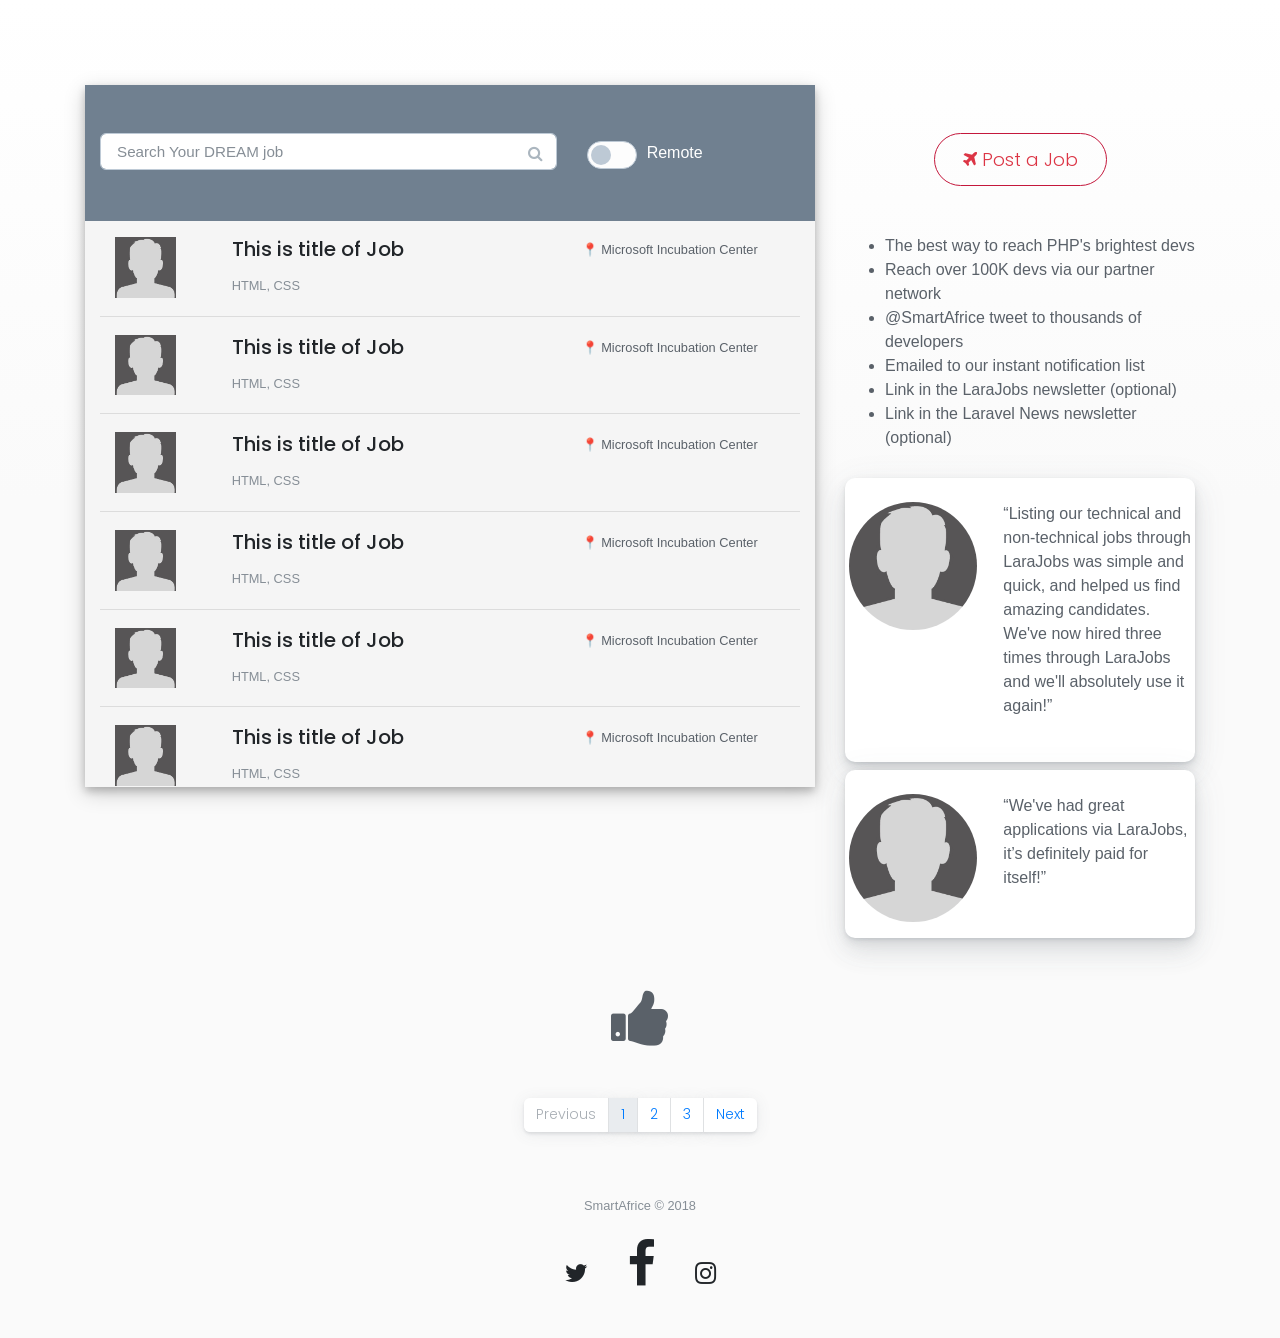
<file: jobs-list.html>
<!doctype html>
<html class="no-js" lang="en">

<head>
    <meta charset="utf-8">
    <meta http-equiv="x-ua-compatible" content="ie=edge">
    <title>Job Listing</title>
    <meta name="description" content="Testing cards">
    <meta name="viewport" content="width=device-width, initial-scale=1">
    <link rel="stylesheet" href="https://maxcdn.bootstrapcdn.com/bootstrap/4.0.0-beta/css/bootstrap.min.css" integrity="sha384-/Y6pD6FV/Vv2HJnA6t+vslU6fwYXjCFtcEpHbNJ0lyAFsXTsjBbfaDjzALeQsN6M" crossorigin="anonymous">
    <link rel="stylesheet" href="https://maxcdn.bootstrapcdn.com/font-awesome/4.7.0/css/font-awesome.min.css">
    <link rel="stylesheet" href="css/lib.min.css">
    <link rel="stylesheet" href="css/styles.css">
    <link rel="stylesheet" href="css/animate.css">
</head>

<body>

<!-- Page Content -->
<div class="page-content">
    <!-- Content -->
    <div class="content clearfix">

                            
                          
            

        <section>
            <div class="block">
                <div class="container">
                    <div class="row">
                         <div class="col-lg-8 column">
                             <div class="list-bg">
                                <div id="" class="container" style="padding-bottom: 1px">

                                    <div class="row pt-5 pb-5 special-container">
                                        
                                        
                                                <div class="container">
                                                        <div class="row">
                                                            <div class="col-md-8">
                                                                <div class="input-group with-addon-icon-right">
                                                                    <input type="text" class="form-control" id="search-job" placeholder="Search Your DREAM job">
                                                                    <span class="input-group-addon">
                                                                        <i class="fa fa-search"></i>
                                                                    </span>
                                                                </div>
                                                                
                                                        </div>
                                                        <div class="col-md-4">
                                                                <div class="">
                                                                        <fieldset>
                                                                                <label class="custom-control custom-toggle d-block my-2">
                                                                                    <input type="checkbox" class="custom-control-input" required>
                                                                                    <span class="custom-control-indicator"></span>
                                                                                    <span class="text-white">Remote</span>
                                                                                </label>
                                                                        </fieldset>
                                                                </div>
                                                            
                                                        </div>
                                                        </div>
                                                </div>
                                                
                                            
                                        
                    
                                    </div>

                                    
                                    <div class="row">
                                        
                                            <div class="col-md-12">
                                                <div class="">
                                                    <div class="container mt-3">
                                                        <!-- job type-->
                                                        <div class="row">
                                                            <div class="col-md-2">
                                                                
                                                                <div class="text-center">
                                                                    <img src="images/4.jpg" class="img-responsive job-image" alt="">
                                                                </div>
                                                        
                                                            </div>
                                                            <div class="col-md-6">
                                                                <h5><strong><a href="" class="text-dark">This is title of Job</a></strong></h5>
                                                                
                                                                <small class="text-muted">HTML, CSS</small>
                                                            </div>
                                                            <div class="col-md-4">
                                                                <small class="align-center">📍 Microsoft Incubation Center</small>
                                                            </div>
                        
                                                        </div>
                                                    </div>
                                                    
                                                </div>
                                            </div>
                        
                                        </div>
                    <hr>
                                              
                                        <div class="row">
                                        
                                            <div class="col-md-12">
                                                <div class="">
                                                    <div class="container">
                                                        <!-- job type-->
                                                        <div class="row">
                                                            <div class="col-md-2">
                                                                
                                                                <div class="text-center">
                                                                    <img src="images/4.jpg" class="img-responsive job-image" alt="">
                                                                </div>
                                                        
                                                            </div>
                                                            <div class="col-md-6">
                                                                <h5><strong><a href="" class="text-dark">This is title of Job</a></strong></h5>
                                                                
                                                                <small class="text-muted">HTML, CSS</small>
                                                            </div>
                                                            <div class="col-md-4">
                                                                <small class="align-center">📍 Microsoft Incubation Center</small>
                                                            </div>
                        
                                                        </div>
                                                    </div>
                                                    
                                                </div>
                                            </div>
                        
                                        </div>
                    <hr>
                    <div class="row">
                                        
                            <div class="col-md-12">
                                <div class="">
                                    <div class="container">
                                        <!-- job type-->
                                        <div class="row">
                                            <div class="col-md-2">
                                                
                                                <div class="text-center">
                                                    <img src="images/4.jpg" class="img-responsive job-image" alt="">
                                                </div>
                                        
                                            </div>
                                            <div class="col-md-6">
                                                <h5><strong><a href="" class="text-dark">This is title of Job</a></strong></h5>
                                                
                                                <small class="text-muted">HTML, CSS</small>
                                            </div>
                                            <div class="col-md-4">
                                                <small class="align-center">📍 Microsoft Incubation Center</small>
                                            </div>
        
                                        </div>
                                    </div>
                                    
                                </div>
                            </div>
        
                        </div>
                    <hr>
                    
                    
                    <div class="row">
                                        
                            <div class="col-md-12">
                                <div class="">
                                    <div class="container">
                                        <!-- job type-->
                                        <div class="row">
                                            <div class="col-md-2">
                                                
                                                <div class="text-center">
                                                    <img src="images/4.jpg" class="img-responsive job-image" alt="">
                                                </div>
                                        
                                            </div>
                                            <div class="col-md-6">
                                                <h5><strong><a href="" class="text-dark">This is title of Job</a></strong></h5>
                                                
                                                <small class="text-muted">HTML, CSS</small>
                                            </div>
                                            <div class="col-md-4">
                                                <small class="align-center">📍 Microsoft Incubation Center</small>
                                            </div>
        
                                        </div>
                                    </div>
                                    
                                </div>
                            </div>
        
                        </div>
                    <hr>
                    <div class="row">
                                        
                            <div class="col-md-12">
                                <div class="">
                                    <div class="container">
                                        <!-- job type-->
                                        <div class="row">
                                            <div class="col-md-2">
                                                
                                                <div class="text-center">
                                                    <img src="images/4.jpg" class="img-responsive job-image" alt="">
                                                </div>
                                        
                                            </div>
                                            <div class="col-md-6">
                                                <h5><strong><a href="" class="text-dark">This is title of Job</a></strong></h5>
                                                
                                                <small class="text-muted">HTML, CSS</small>
                                            </div>
                                            <div class="col-md-4">
                                                <small class="align-center">📍 Microsoft Incubation Center</small>
                                            </div>
        
                                        </div>
                                    </div>
                                    
                                </div>
                            </div>
        
                        </div>
                    <hr>
                    <div class="row">
                                        
                            <div class="col-md-12">
                                <div class="">
                                    <div class="container">
                                        <!-- job type-->
                                        <div class="row">
                                            <div class="col-md-2">
                                                
                                                <div class="text-center">
                                                    <img src="images/4.jpg" class="img-responsive job-image" alt="">
                                                </div>
                                        
                                            </div>
                                            <div class="col-md-6">
                                                <h5><strong><a href="" class="text-dark">This is title of Job</a></strong></h5>
                                                
                                                <small class="text-muted">HTML, CSS</small>
                                            </div>
                                            <div class="col-md-4">
                                                <small class="align-center">📍 Microsoft Incubation Center</small>
                                            </div>
        
                                        </div>
                                    </div>
                                    
                                </div>
                            </div>
        
                        </div><!-- List ends here-->
                    
                                        
                            </div>
                                 
                                       
                                 
                             </div>
                         </div>
                         <div class="col-lg-4 column mb-5">
                             <div class="text-center mt-5">
                                    <button type="button" class="btn btn-lg btn-outline-danger btn-pill"><i class="fa fa-plane">  </i> Post a Job</button>
                             </div>
                                 <div class="mt-5 mr-auto">
                                 <div class="">
                                        <div class="mt-3">
                                            <p>
                                                <ul>
                                                        <li> The best way to reach PHP's brightest devs</li>
                                                        <li> Reach over 100K devs via our partner network</li>
                                                        <li> @SmartAfrice tweet to thousands of developers</li>
                                                        <li> Emailed to our instant notification list</li>
                                                        <li> Link in the LaraJobs newsletter (optional)</li>
                                                        <li> Link in the Laravel News newsletter (optional)</li>
                                                    
                                                </ul>
                                            </p>
                                        </div>
                                        <div class="mt-2">
                                                <div class="card">
                                                    <div class="row mt-2 mb-3">
                                                        <div class="col-md-5">
                                                            <img src="images/4.jpg" class="img-responsive img-circle ml-1 mt-3" alt="">
                                                        </div>
                                                        <div class="col-md-7 mt-3">
                                                            <p>“Listing our technical and non-technical jobs through LaraJobs was simple and quick,
                                                                 and helped us find amazing candidates.
                                                                We've now hired three times through LaraJobs and we'll absolutely use it again!”</p>
                                                        </div>
                                                    </div>
                                                </div>
                                        </div>
                                        <div class="mt-2">
                                                <div class="card">
                                                    <div class="row mt-2 mb-3">
                                                        <div class="col-md-5">
                                                            <img src="images/4.jpg" class="img-responsive img-circle ml-1 mt-3" alt="">
                                                        </div>
                                                        <div class="col-md-7 mt-3">
                                                            <p>“We've had great applications via LaraJobs, it’s definitely paid for itself!”</p>
                                                        </div>
                                                    </div>
                                                </div>
                                        </div>
                                 </div>

                             </div><!-- Job Overview -->                              

                         </div>
                    </div>
                </div>
            </div>
        </section>



        <div class="row mb-5">
                <div class="col-md-12 text-center">
                        <i class="fa fa-thumbs-up fa-4x" id="onvote"></i>
                </div>
            </div>

<!-- footer & pagnigation-->
<nav aria-label="">
        <ul class="pagination justify-content-center">
          <li class="page-item disabled">
            <a class="page-link" href="#" tabindex="-1">Previous</a>
          </li>
          <li class="page-item"><a class="page-link bg-light" href="#">1</a></li>
          <li class="page-item"><a class="page-link" href="#">2</a></li>
          <li class="page-item"><a class="page-link" href="#">3</a></li>
          <li class="page-item">
            <a class="page-link" href="#">Next</a>
          </li>
        </ul>
      </nav>
    <footer class="main-footer py-5">
        <p class="text-muted text-center small p-0 mb-4">SmartAfrice &copy; 2018</p>
        <div class="social d-table ml-auto mr-auto">
            <a class="twitter mx-3 h4" href="" target="_blank">
                <i class="fa fa-twitter"></i>
                <span class="sr-only">View our Twitter Profile</span>
            </a>
            <a class="facebook mx-3 h4" href="" target="_blank">
                <i class="fa fa-facebook fa-2x"></i>
                <span class="sr-only">View our Facebook Profile <span>
            </a>
            <a class="github mx-3 h4" href="" target="_blank">
                <i class="fa fa-instagram"></i>
                <span class="sr-only">View our Instagram Profile</span>
            </a>
        </div>
    </footer>
</div>

<!-- JavaScript -->
<script src="https://code.jquery.com/jquery-3.2.1.min.js" integrity="sha256-hwg4gsxgFZhOsEEamdOYGBf13FyQuiTwlAQgxVSNgt4=" crossorigin="anonymous"></script>
<script src="https://cdnjs.cloudflare.com/ajax/libs/popper.js/1.11.0/umd/popper.min.js" integrity="sha384-b/U6ypiBEHpOf/4+1nzFpr53nxSS+GLCkfwBdFNTxtclqqenISfwAzpKaMNFNmj4" crossorigin="anonymous"></script>
<script src="https://maxcdn.bootstrapcdn.com/bootstrap/4.0.0-beta/js/bootstrap.min.js" integrity="sha384-h0AbiXch4ZDo7tp9hKZ4TsHbi047NrKGLO3SEJAg45jXxnGIfYzk4Si90RDIqNm1" crossorigin="anonymous"></script>
<script src="js/lib.min.js"></script>
<script src="js/main.js"></script>
</body>
</html>
</file>
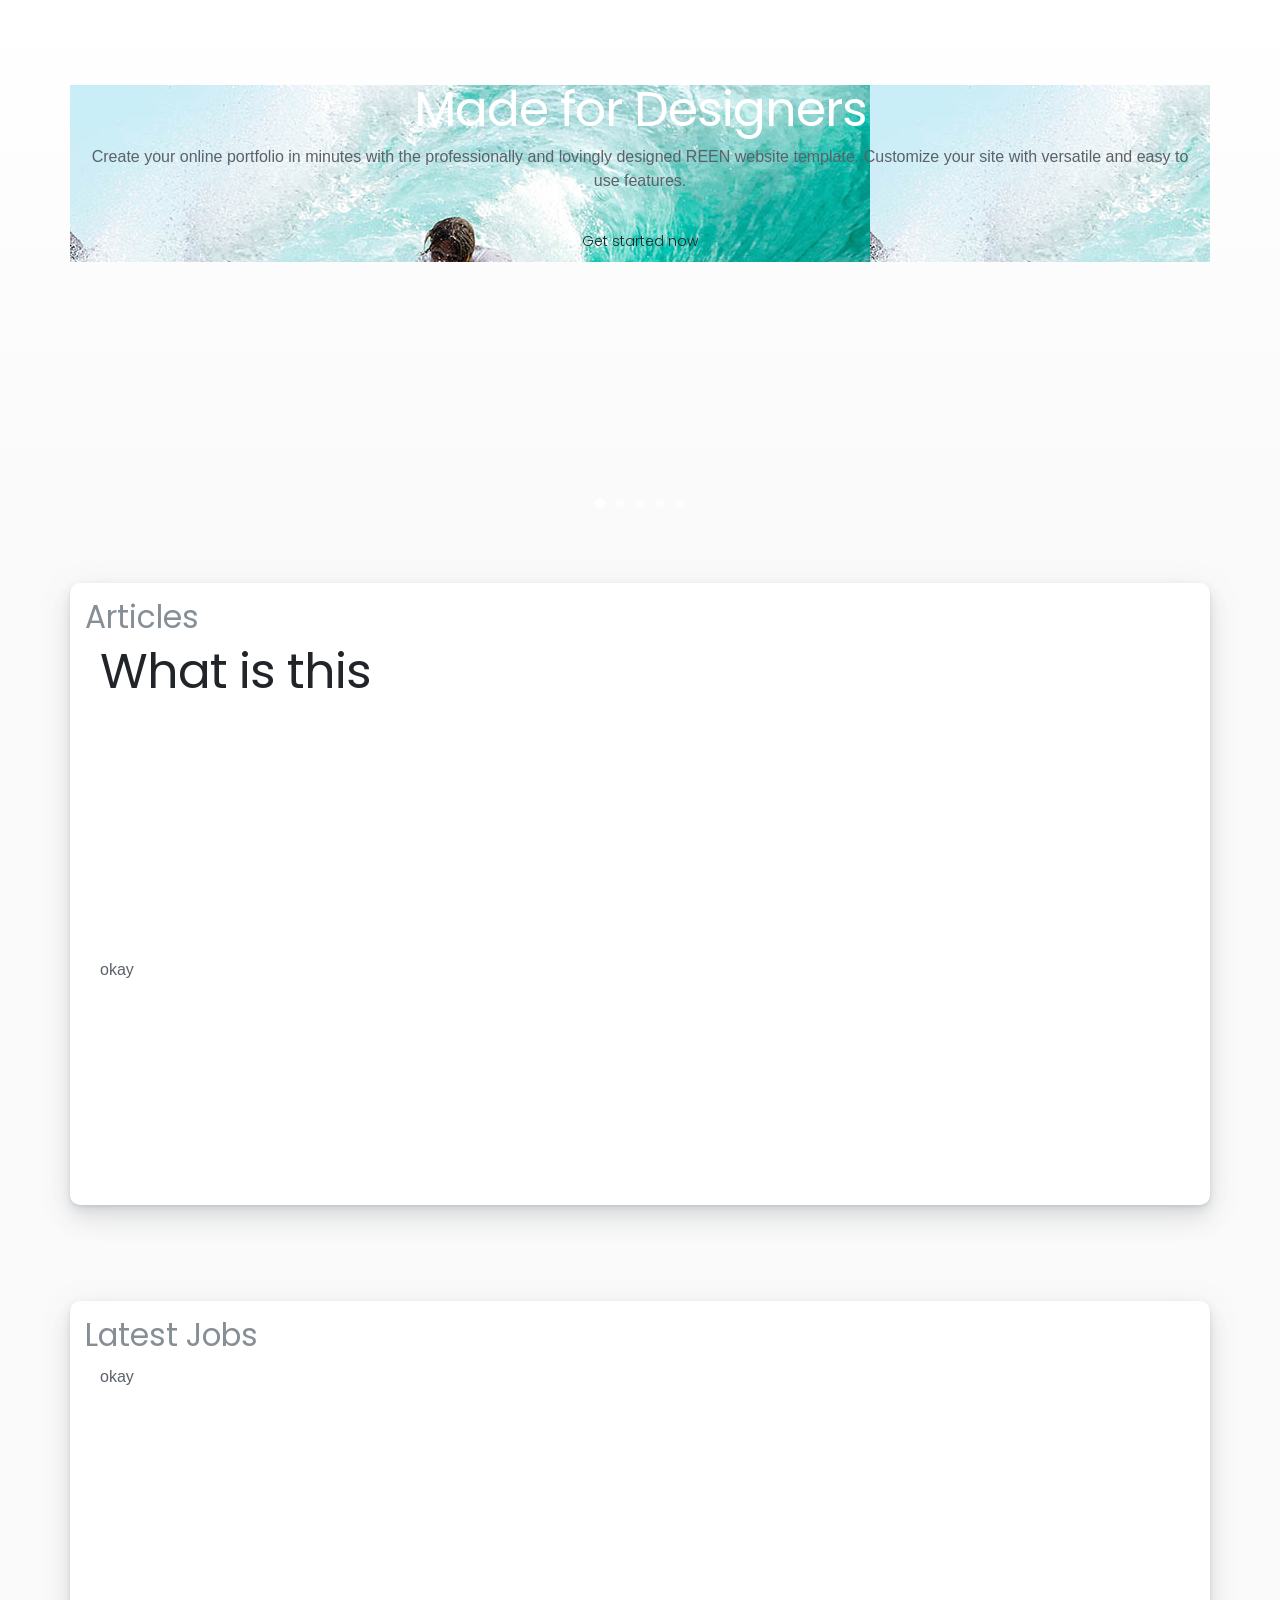
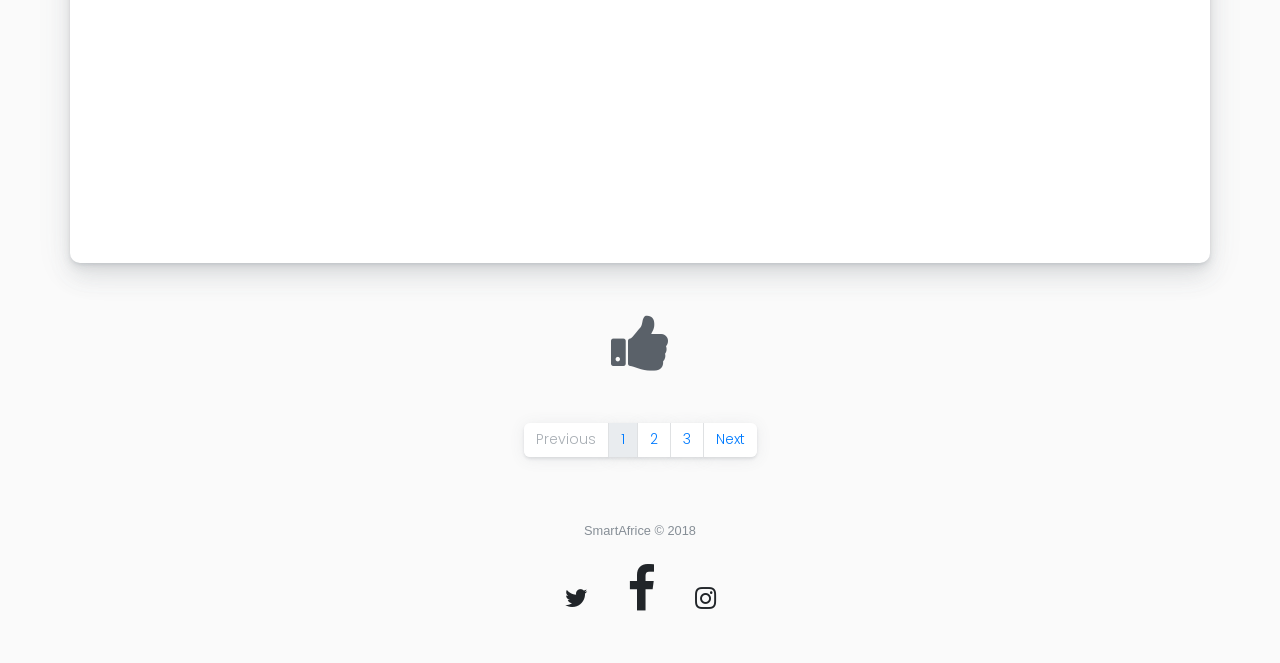
<file: landing-page.html>
<!doctype html>
<html class="no-js" lang="en">

<head>
    <meta charset="utf-8">
    <meta http-equiv="x-ua-compatible" content="ie=edge">
    <title>Landing Page</title>
    <meta name="description" content="Testing cards">
    <meta name="viewport" content="width=device-width, initial-scale=1">
    <link rel="stylesheet" href="https://maxcdn.bootstrapcdn.com/bootstrap/4.0.0-beta/css/bootstrap.min.css" integrity="sha384-/Y6pD6FV/Vv2HJnA6t+vslU6fwYXjCFtcEpHbNJ0lyAFsXTsjBbfaDjzALeQsN6M" crossorigin="anonymous">
    <link rel="stylesheet" href="https://maxcdn.bootstrapcdn.com/font-awesome/4.7.0/css/font-awesome.min.css">
    <link rel="stylesheet" href="css/lib.min.css">
    <link rel="stylesheet" href="plugins/assets/owl.carousel.css">
    <link rel="stylesheet" href="css/styles.css">
    <link rel="stylesheet" href="css/animate.css">
</head>

<body>
<div class="loader"><div class="page-loader"></div></div>

<!-- Page Content -->
<div class="page-content">

    <!-- Content -->
    <div class="content clearfix">

        <!-- Main Section for  -->
        <div class="container">
            <section class="row" id="slider">
                <div id="owl-main" class="owl-carousel owl-inner-nav owl-ui-lg">
					
					<div class="item" style="background-image: url(images/1.jpg);">
						<div class="container">
							<div class="caption vertical-center text-center">
								
								<h1 class="text-white">Made for Designers</h1>
								<p class="fadeInDown-2 medium-color">Create your online portfolio in minutes with the professionally and lovingly designed REEN website template. Customize your site with versatile and easy to use features.</p>
								<div class="fadeInDown-3">
									<a href="#" class="btn btn-large">Get started now</a>
								</div><!-- /.fadeIn -->
								
							</div><!-- /.caption -->
						</div><!-- /.container -->
					</div><!-- /.item -->
					
					<div class="item" style="background-image: url(images/2.jpg);">
						<div class="container">
							<div class="caption vertical-center text-right">
								
								<h1 class="fadeInLeft-1 light-color">Fresh and <br>beautiful design</h1>
								<p class="fadeInLeft-2 light-color">REEN is designed to showcase your talent and put your work in the forefront. <br>Professionally use of typography and layout that fits your content.</p>
								<div class="fadeInLeft-3">
									<a href="#" class="btn btn-large">Get started now</a>
								</div><!-- /.fadeIn -->
								
							</div><!-- /.caption -->
						</div><!-- /.container -->
					</div><!-- /.item -->
					
					<div class="item" style="background-image: url(images/3.jpg);">
						<div class="container">
							<div class="caption vertical-center text-left">
								
								<h1 class="fadeInRight-1 dark-bg light-color"><span>Clean and <br>reusable code</span></h1>
								<p class="fadeInRight-2 dark-color">The clean code allows you to easily copy code blocks from content <br>modules and past them in different places or layouts.</p>
								<div class="fadeInRight-3">
									<a href="#" class="btn btn-large">Get started now</a>
								</div><!-- /.fadeIn -->
								
							</div><!-- /.caption -->
						</div><!-- /.container -->
					</div><!-- /.item -->
					
					<div class="item" style="background-image: url(images/4.jpg);">
						<div class="container">
							<div class="caption vertical-top text-right">
								
								<h1 class="fadeIn-1 dark-bg light-color"><span>Just focus on <br>your creativity</span></h1>
								<p class="fadeIn-2 light-color">Take a break from messing around with heavy coding and spend <br>your time brainstorming ideas for your next project.</p>
								<div class="fadeIn-3">
									<a href="#" class="btn btn-large">Get started now</a>
								</div><!-- /.fadeIn -->
								
							</div><!-- /.caption -->
						</div><!-- /.container -->
					</div><!-- /.item -->
					
					<div class="item" style="background-image: url(http://demo.fuviz.com/reen/v1-5/assets/images/art/slider05.jpg);">
						<div class="container">
							<div class="caption vertical-top text-center">
								
								<h1 class="fadeInDown-1 light-color">Showcase <br>your content</h1>
								<p class="fadeInDown-2 medium-color">With REEN you have the possibility to create websites for various <br>contents quickly and easily. Now it's up to you!</p>
								<div class="fadeInDown-3">
									<a href="#" class="btn btn-large">Get started now</a>
								</div><!-- /.fadeIn -->
								
							</div><!-- /.caption -->
						</div><!-- /.container -->
					</div><!-- /.item -->
					
				</div><!-- /.owl-carousel -->
            </section>

            <!-- Articles section -->
            <section class="row">
                    <div class="card container mt-5 mb-5">
                        <h3 class="text-muted mt-3"> Articles</h3>
                            <div class="col-md-6">
                                    <h1>What is this</h1>
                                </div>
                                <div class="col-md-6">
                                    <div class="row pb-5">
                                        <div id="fullscreen-slides" class="fs-slides owl-carousel">
                                                <div class="owl-item">
                                                    <div class="container">
                                                          okay
                                                    </div>
                                                </div>
                                                <div class="owl-item">
                                                    Another one
                                                </div>
                                                <div class="owl-item">
                                                        Another one
                                                </div>
                                            </div>          
                                </div>
                                </div>
                    </div>
                </section>
                <!-- Job section -->
                <section class="row">
                        <div class="card container mt-5 mb-5">
                            <h3 class="text-muted mt-3"> Latest Jobs</h3>
                                <div class="col-md-6">
                                        <div class="row pb-5">
                                                <div id="fullscreen-slides" class="fs-slides owl-carousel">
                                                        <div class="owl-item">
                                                            <div class="container">
                                                                  okay
                                                            </div>
                                                        </div>
                                                        <div class="owl-item">
                                                            Another one
                                                        </div>
                                                        <div class="owl-item">
                                                                Another one
                                                        </div>
                                                    </div>          
                                        </div>
                                    </div>
                                    <div class="col-md-6">
                                            
                                    </div>
                        </div>
                    </section>    
        </div>
        <!-- first section e.g articles -->

        <div class="row mb-5">
            <div class="col-md-12 text-center">
                    <i class="fa fa-thumbs-up fa-4x" id="onvote"></i>
            </div>
        </div>

<!-- footer & pagnigation-->
<nav aria-label="">
        <ul class="pagination justify-content-center">
          <li class="page-item disabled">
            <a class="page-link" href="#" tabindex="-1">Previous</a>
          </li>
          <li class="page-item"><a class="page-link bg-light" href="#">1</a></li>
          <li class="page-item"><a class="page-link" href="#">2</a></li>
          <li class="page-item"><a class="page-link" href="#">3</a></li>
          <li class="page-item">
            <a class="page-link" href="#">Next</a>
          </li>
        </ul>
      </nav>
    <footer class="main-footer py-5">
        <p class="text-muted text-center small p-0 mb-4">SmartAfrice &copy; 2018</p>
        <div class="social d-table ml-auto mr-auto">
            <a class="twitter mx-3 h4" href="" target="_blank">
                <i class="fa fa-twitter"></i>
                <span class="sr-only">View our Twitter Profile</span>
            </a>
            <a class="facebook mx-3 h4" href="" target="_blank">
                <i class="fa fa-facebook fa-2x"></i>
                <span class="sr-only">View our Facebook Profile <span>
            </a>
            <a class="github mx-3 h4" href="" target="_blank">
                <i class="fa fa-instagram"></i>
                <span class="sr-only">View our Instagram Profile</span>
            </a>
        </div>
    </footer>
</div>

<!-- JavaScript -->
<script src="https://code.jquery.com/jquery-3.2.1.min.js" integrity="sha256-hwg4gsxgFZhOsEEamdOYGBf13FyQuiTwlAQgxVSNgt4=" crossorigin="anonymous"></script>
<script src="https://cdnjs.cloudflare.com/ajax/libs/popper.js/1.11.0/umd/popper.min.js" integrity="sha384-b/U6ypiBEHpOf/4+1nzFpr53nxSS+GLCkfwBdFNTxtclqqenISfwAzpKaMNFNmj4" crossorigin="anonymous"></script>
<script src="https://maxcdn.bootstrapcdn.com/bootstrap/4.0.0-beta/js/bootstrap.min.js" integrity="sha384-h0AbiXch4ZDo7tp9hKZ4TsHbi047NrKGLO3SEJAg45jXxnGIfYzk4Si90RDIqNm1" crossorigin="anonymous"></script>
<script src="js/lib.min.js"></script>
<script src="js/main.js"></script>
<script src="plugins/owl.carousel.js"></script>
<script>
function centerSlideImages( event ) {
	var $slide = $(event.target);
	var $conts = $slide.find('.owl-item');
	$conts.each(function() {
		var img = $(this).children('img');
		var conRatio = $(this).width() / $(this).height();
		var imgRatio = img.width() / img.height();
		var mode = (conRatio > imgRatio) ? 'portrait' : 'landscape';
		if( mode === 'portrait') {
			$(this).removeClass('landscape');
			$(this).addClass('portrait');
			img.css({
				marginTop: ($(this).height() - img.height()) / 2,
				marginLeft: 0,
			});
		} else {
			$(this).removeClass('portrait');
			$(this).addClass('landscape');
			img.css({
				marginTop: 0,
				marginLeft: ($(this).width() - img.width()) / 2,
			});
		};
	});
}

$(window).on('load', function() {
	$('.owl-carousel').owlCarousel({
    items: 1,
    pullDrag: false,
    loop: true,
    autoplay: true,
    autoplayTimeout: 2000,
    animateOut: 'slideOutDown',
    animateIn: 'flipInX',
    responsiveRefreshRate: 0,
    onInitialized: function(event) {
      centerSlideImages(event);
    },
    onResized: function(event) {
      centerSlideImages(event);
    },
  });
});
</script>
</body>
</html>
</file>
<file: css/styles.css>
@charset "UTF-8";

.loader {
  position: fixed;
  top: 0;
  left: 0;
  right: 0;
  bottom: 0;
  background: #fff;
  z-index: 1500;
  transition: opacity 500ms ease-in-out;
}

.page-loader {
  width: 40px;
  height: 40px;
  margin: auto;
  top: 50%;
  left: 50%;
  position: absolute;
  margin-top: -20px;
  margin-left: -20px;
  background-color: #333;
  background: #007bff;
  border-radius: 100%;
  transition-timing-function: cubic-bezier(0.86, 0, 0.07, 1);
  -webkit-animation: pulse-load 1200ms infinite ease-in-out;
  animation: pulse-load 1200ms infinite ease-in-out;
}

@-webkit-keyframes pulse-load {
  0% {
    -webkit-transform: scale(0);
  }
  100% {
    -webkit-transform: scale(1);
    opacity: 0;
  }
}

@keyframes pulse-load {
  0% {
    -webkit-transform: scale(0);
    transform: scale(0);
  }
  100% {
    -webkit-transform: scale(1);
    transform: scale(1);
    opacity: 0;
  }
}

.fb-share-button > span,
.fb-like > span {
  height: 34px !important;
}

.welcome {
  background: #fff;
  height: 100vh;
  text-align: center;
  overflow: hidden;
  position: relative;
}

.welcome h1 {
  font-size: 6.25rem;
  font-weight: 500;
  letter-spacing: -0.3125rem;
  margin-top: 35vh;
  margin-bottom: 20px;
  color: #1f2429;
}

@media (max-width: 575px) {
  .welcome h1 {
    font-size: 5.90rem;
  }
}

.welcome .inner-wrapper {
  position: relative;
  z-index: 3;
}

.welcome .inner-wrapper > p {
  margin-bottom: 20px;
  color: #5f738e;
  transition-delay: 150ms;
}

.welcome .inner-wrapper > .action-links {
  transition-delay: 300ms;
}

.welcome .product-by {
  position: relative;
  z-index: 3;
  margin-bottom: 30px;
}

.welcome .product-by a:hover {
  text-decoration: none;
}

.welcome .product-by p {
  font-size: 10px;
  color: #b1b4bd;
  text-transform: uppercase;
  margin: 0;
}

.welcome .product-by img {
  max-width: 180px;
}

.welcome:before, .welcome:after {
  content: '';
  position: absolute;
  width: 50vw;
  height: 80vh;
  -webkit-transform: rotate(-25deg);
          transform: rotate(-25deg);
  z-index: 1;
}

.welcome:before {
  left: -15vw;
  top: -30%;
  background: #fff;
  background: linear-gradient(to right, #e2e7ef 0%, #ffffff 100%);
  filter: progid:DXImageTransform.Microsoft.gradient( startColorstr='#e2e7ef', endColorstr='#ffffff', GradientType=1);
}

@media (max-width: 991px) {
  .welcome:before {
    left: -30%;
  }
}

@media (max-width: 767px) {
  .welcome:before {
    left: -35%;
  }
}

.welcome:after {
  right: -5vw;
  top: -15%;
  background: #ffffff;
  background: linear-gradient(to right, #ffffff 0%, #e2e7ef 100%);
  filter: progid:DXImageTransform.Microsoft.gradient( startColorstr='#ffffff', endColorstr='#e2e7ef', GradientType=1);
}

@media (max-width: 991px) {
  .welcome:after {
    right: -17%;
  }
}

.shard {
  will-change: transform;
  position: absolute;
  left: 50%;
  -webkit-transform: translate(-50%);
          transform: translate(-50%);
  top: 40px;
  z-index: 1;
  width: 280px;
  -webkit-animation: float 7s ease-in-out infinite;
          animation: float 7s ease-in-out infinite;
  z-index: 2;
}

@-webkit-keyframes float {
  0% {
    -webkit-transform: translate(-50%, 0px);
            transform: translate(-50%, 0px);
  }
  50% {
    -webkit-transform: translate(-50%, -20px);
            transform: translate(-50%, -20px);
  }
  100% {
    -webkit-transform: translate(-50%, 0px);
            transform: translate(-50%, 0px);
  }
}

@keyframes float {
  0% {
    -webkit-transform: translate(-50%, 0px);
            transform: translate(-50%, 0px);
  }
  50% {
    -webkit-transform: translate(-50%, -20px);
            transform: translate(-50%, -20px);
  }
  100% {
    -webkit-transform: translate(-50%, 0px);
            transform: translate(-50%, 0px);
  }
}

.page-content {
  position: relative;
  background: #fafafa;
  padding-top: 5.3125rem;
}

.page-content:before {
  content: '';
  height: 500px;
  width: 100%;
  position: absolute;
  top: 0;
  right: 0;
  background: linear-gradient(to bottom, #ffffff 0%, #fafafa 100%);
  filter: progid:DXImageTransform.Microsoft.gradient( startColorstr='#ffffff', endColorstr='#fafafa', GradientType=0);
}

.page-content .color-wrapper {
  float: left;
}

@media (max-width: 575px) {
  .page-content .color-wrapper {
    float: none;
    max-width: 230px;
    margin: 0 auto;
  }
}

.page-content .color {
  padding: 25px 20px;
  text-align: center;
  background: #fff;
  margin-bottom: 30px;
  box-shadow: 0 0 25px rgba(40, 47, 60, 0.05), 0 20px 25px rgba(40, 47, 60, 0.05), 0 3px 4px rgba(40, 47, 60, 0.05);
}

.page-content .color:last-child {
  margin-right: 0;
}

.page-content .color .swatch {
  position: relative;
  border-radius: 50%;
  margin: 0 auto 15px auto;
  width: 110px;
  height: 110px;
}

.page-content .color .title {
  display: inline-block;
  font-family: "Poppins", -apple-system, BlinkMacSystemFont, "Segoe UI", Roboto, "Helvetica Neue", Arial, sans-serif;
  width: 100%;
  font-size: 1rem;
}

.page-content .color .hex-value {
  font-family: "Roboto Mono", Menlo, Monaco, Consolas, "Liberation Mono", "Courier New", monospace;
  color: #8f99ac;
  font-size: 12px;
  text-transform: uppercase;
}

.page-content .content .example {
  margin: 45px 0 60px 0;
}

.page-content .content .example.emphasized {
  padding: 25px 20px;
  background: #fff;
  box-shadow: 0 0 25px rgba(40, 47, 60, 0.05), 0 20px 25px rgba(40, 47, 60, 0.05), 0 3px 4px rgba(40, 47, 60, 0.05);
}

.page-content .content .table {
  background: #fff;
  box-shadow: 0 0 25px rgba(40, 47, 60, 0.05), 0 20px 25px rgba(40, 47, 60, 0.05), 0 3px 4px rgba(40, 47, 60, 0.05);
}

.page-content .content .table td,
.page-content .content .table th {
  padding: 30px 25px;
}

.page-content .content .table th {
  padding: 15px 25px;
  font-size: 11px;
  font-weight: 300;
  text-transform: uppercase;
  line-height: 1;
  color: #9ba4ae;
  border: none;
}

.page-content .content .table tbody td {
  font-size: 0.8125rem;
  vertical-align: middle;
}

.page-content .content .table tbody td h1,
.page-content .content .table tbody td h2,
.page-content .content .table tbody td h3,
.page-content .content .table tbody td h4,
.page-content .content .table tbody td h5,
.page-content .content .table tbody td h6,
.page-content .content .table tbody td p {
  margin: 0;
  line-height: 1;
}

.page-content .content .table tbody td p {
  font-size: 1rem !important;
}

@media (max-width: 767px) {
  .sm-hidden {
    display: none;
  }
}

.ll-image {
  text-indent: -9000px;
}

.hidden {
  opacity: 0;
}

.slide-in {
  will-change: transform;
  opacity: 0;
  -webkit-transform: translateY(50%);
          transform: translateY(50%);
  transition: opacity 850ms cubic-bezier(0.785, 0.135, 0.15, 0.86), -webkit-transform 850ms cubic-bezier(0.785, 0.135, 0.15, 0.86);
  transition: transform 850ms cubic-bezier(0.785, 0.135, 0.15, 0.86), opacity 850ms cubic-bezier(0.785, 0.135, 0.15, 0.86);
  transition: transform 850ms cubic-bezier(0.785, 0.135, 0.15, 0.86), opacity 850ms cubic-bezier(0.785, 0.135, 0.15, 0.86), -webkit-transform 850ms cubic-bezier(0.785, 0.135, 0.15, 0.86);
}

.slide-in.visible {
  -webkit-transform: translateY(0);
          transform: translateY(0);
  opacity: 1;
}

.icons-example .icons-example-wrapper {
  padding: 100px 0;
}

@media (max-width: 850px) {
  .icons-example .icons-example-wrapper {
    min-width: 100%;
  }
}

.icons-example .icons-example-wrapper.material-icons {
  background: #1C1E21;
}

.icons-example .icons-example-wrapper.font-awesome {
  background: #212529;
}

@media (max-width: 1199px) {
  .example-buttons .buttons-wrapper button {
    margin: 0 5px;
  }
}

@media (max-width: 850px) {
  .example-buttons .buttons-wrapper {
    -ms-flex-flow: column !important;
        flex-flow: column !important;
    -ms-flex-flow: wrap;
        flex-flow: wrap;
  }
  .example-buttons .buttons-wrapper button {
    min-width: 30%;
    margin-bottom: 20px;
    -ms-flex: 1;
        flex: 1;
  }
}

@media (max-width: 450px) {
  .example-buttons .buttons-wrapper button {
    min-width: 50%;
  }
}

@media (max-width: 991px) {
  #cards .last {
    display: block !important;
  }
}

@media (max-width: 767px) {
  #cards .card {
    max-width: 350px;
    display: table;
    margin-left: auto;
    margin-right: auto;
  }
}

@media (max-width: 767px) {
  #progress-bars .pb-widths {
    margin-bottom: 1.875rem;
  }
}

@media (max-width: 767px) {
  #popups-popovers .row > div {
    margin-bottom: 1.875rem;
  }
}

@media (max-width: 420px) {
  #popups-popovers button {
    display: block;
    width: 100%;
    margin-bottom: 10px;
  }
}

@media (max-width: 767px) {
  #badges .badge {
    display: table;
    margin-left: auto;
    margin-right: auto;
    margin-bottom: 10px;
    width: 100%;
  }
}

@media (max-width: 767px) {
  #forms .custom-dropdown-example {
    margin-bottom: 1.5rem;
  }
}

@media (max-width: 767px) {
  .custom-controls-example {
    width: 100%;
    max-width: 100%;
    -ms-flex: none;
        flex: none;
    display: block;
    padding: 0 !important;
    margin-bottom: 1.5rem;
  }
  .custom-controls-example:last-child {
    margin-bottom: 0;
  }
}

#documentation {
  border-top: 1px solid #ddd;
}

.footer-cta {
  padding: 100px 0;
}

.main-footer a:hover {
  text-decoration: none;
}


.article-content{
  word-spacing: 0.7rem;
  line-height: 4;
}

h5.article-content{
  margin-top: 4rem;
  margin-bottom: 4rem;
}

.animate-card
{
    -webkit-transition: all 200ms ease-in;
    -webkit-transform: scale(1); 
    -ms-transition: all 200ms ease-in;
    -ms-transform: scale(1); 
    -moz-transition: all 200ms ease-in;
    -moz-transform: scale(1);
    transition: all 200ms ease-in;
    transform: scale(1);   

}
.animate-card:hover
{
  cursor: pointer;
    z-index: 2;
    -webkit-transition: all 200ms ease-in;
    -webkit-transform: scale(1.1);
    -ms-transition: all 200ms ease-in;
    -ms-transform: scale(1.1);   
    -moz-transition: all 200ms ease-in;
    -moz-transform: scale(1.1);
    transition: all 200ms ease-in;
    transform: scale(1.1);
}



.job-type{
  border: 2px solid black;
}


.img-circle {
  border-radius: 50%;
}
.img-circle {
  border-radius: 0;
}

.ratio {
  background-position: center center;
  background-repeat: no-repeat;
  background-size: cover;

  height: 0;
  padding-bottom: 100%;
  position: relative;
  width: 100%;
}
.img-circle {
  border-radius: 50%;
}
.img-responsive {
  display: block;
  height: auto;
  max-width: 100%;
}

.searchbar{
  background-color: #17C671!important;
}

.list-bg{
  background-color:whitesmoke;
  box-shadow: 0 4px 8px 0 rgba(0, 0, 0, 0.2), 0 6px 20px 0 rgba(0, 0, 0, 0.19);
}
.special-container{
  background-color: #708090;
}



.job-image{
  max-width: 70%;
  width: auto;
}

.owl-dots{position:absolute;left:0;right:0;bottom:15px;text-align:center}
.owl-dot{display:inline-block;padding:5px}
.owl-dot span{display:block;width:10px;height:10px;background-color:#fff;opacity:.5;border-radius:50%}
.owl-dot.active span{opacity:1}
.owl-dots.disabled,.owl-nav.disabled{display:none}

.owl-carousel {
	position: relative;
	top: 0;
	left: 0;
	right: 0;
	bottom: 0;
}

.owl-stage-outer,
.owl-stage,
.owl-item {
  height: 50vh;
}

.text-images{
  position: absolute;
    top: 50%;
    left: 50%;
    transform: translate(-50%, -50%);
}

.relative{
  position: relative;
  color: white; 
  font-weight: 200;
}
/* For Buy Sell LIST */

.special-container-grey{
  background-color: #DCDCDC;
}
</file>
<file: css/lib.min.css>
@import url(https://fonts.googleapis.com/css?family=Poppins:300,400,500,600|Roboto+Mono);@media (max-width:575px){html{font-size:15px}}body{font-size:1rem;font-weight:300;color:#5a6169;background-color:#fff}a{color:#007bff;text-decoration:none}a:hover{color:#0056b3;text-decoration:underline}b,strong{font-weight:500}h1,h2,h3,h4,h5,h6{margin-top:0;margin-bottom:.5rem}.h1,.h2,.h3,.h4,.h5,.h6,h1,h2,h3,h4,h5,h6{margin-bottom:.75rem;font-family:Poppins,-apple-system,BlinkMacSystemFont,"Segoe UI",Roboto,"Helvetica Neue",Arial,sans-serif;font-weight:400;color:#212529}.h1,h1{font-size:3.052rem;letter-spacing:-.0625rem;line-height:3rem}.h2,h2{font-size:2.441rem;letter-spacing:-.0625rem;line-height:2.25rem}.h3,h3{font-size:1.953rem;line-height:2.25rem}.h4,h4{font-size:1.563rem;line-height:2rem}.h5,h5{font-size:1.25rem;line-height:1.5rem}.h6,h6{font-size:1rem;line-height:1.5rem}p+.h1,p+.h2,p+.h3,p+.h4,p+.h5,p+.h6,p+h1,p+h2,p+h3,p+h4,p+h5,p+h6{margin-top:2.25rem}.lead{line-height:1.875rem}.display-1,.display-2,.display-3,.display-4{margin-bottom:.75rem}.display-1{font-size:7.451rem;line-height:1}.display-2{font-size:5.96rem;line-height:1}.display-3{font-size:4.768rem;line-height:1}.display-4{font-size:3.815rem;line-height:1}p{margin-bottom:1.75rem}hr{margin-top:1.125rem;margin-bottom:1.125rem}.mark,mark{background-color:#fff09e}.blockquote{margin-bottom:.75rem;font-size:1.5rem}.blockquote-footer{font-size:1.125rem}.img-thumbnail{padding:0;border:none;border-radius:.375rem;box-shadow:none}.figure-img{margin-bottom:.75rem}.figure-caption{font-size:1rem}code,kbd,pre,samp{font-family:"Roboto Mono",Menlo,Monaco,Consolas,"Liberation Mono","Courier New",monospace}code{padding:.1875rem .8125rem;font-size:.75rem}kbd{padding:.1875rem .8125rem;font-size:.75rem;border-radius:.625rem;box-shadow:none}pre{margin-bottom:.75rem;font-size:.75rem;color:#212529;line-height:1.375rem}.table{margin-bottom:1.5rem}.table-striped tbody tr:nth-of-type(odd){background-color:#f7f8fb}.table-primary,.table-primary>td,.table-primary>th{background-color:#b8daff}.table-hover .table-primary:hover{background-color:#9fcdff}.table-hover .table-primary:hover>td,.table-hover .table-primary:hover>th{background-color:#9fcdff}.table-secondary,.table-secondary>td,.table-secondary>th{background-color:#d1d3d5}.table-hover .table-secondary:hover{background-color:#c4c6c9}.table-hover .table-secondary:hover>td,.table-hover .table-secondary:hover>th{background-color:#c4c6c9}.table-success,.table-success>td,.table-success>th{background-color:#beefd7}.table-hover .table-success:hover{background-color:#aaeaca}.table-hover .table-success:hover>td,.table-hover .table-success:hover>th{background-color:#aaeaca}.table-info,.table-info>td,.table-info>th{background-color:#b8ebf4}.table-hover .table-info:hover{background-color:#a2e5f1}.table-hover .table-info:hover>td,.table-hover .table-info:hover>th{background-color:#a2e5f1}.table-warning,.table-warning>td,.table-warning>th{background-color:#ffeab8}.table-hover .table-warning:hover{background-color:#ffe29f}.table-hover .table-warning:hover>td,.table-hover .table-warning:hover>th{background-color:#ffe29f}.table-danger,.table-danger>td,.table-danger>th{background-color:#eebec8}.table-hover .table-danger:hover{background-color:#e9aab7}.table-hover .table-danger:hover>td,.table-hover .table-danger:hover>th{background-color:#e9aab7}.table-light,.table-light>td,.table-light>th{background-color:#f9fafb}.table-hover .table-light:hover{background-color:#eaedf1}.table-hover .table-light:hover>td,.table-hover .table-light:hover>th{background-color:#eaedf1}.table-dark,.table-dark>td,.table-dark>th{background-color:#c1c2c3}.table-hover .table-dark:hover{background-color:#b4b5b6}.table-hover .table-dark:hover>td,.table-hover .table-dark:hover>th{background-color:#b4b5b6}.form-control{padding:.664rem 1rem;font-size:.95rem;line-height:1.125rem;color:#495057;border:1px solid #becad6;font-weight:300;border-radius:.375rem;transition:border-color 250ms cubic-bezier(.27,.01,.38,1.06),box-shadow 250ms cubic-bezier(.27,.01,.38,1.06)}.form-control:hover{border-color:#8fa4b8}.form-control:focus{color:#495057;border-color:#007bff;box-shadow:0 .313rem .719rem rgba(0,123,255,.1),0 .156rem .125rem rgba(0,0,0,.06)}.form-control:focus:hover{border-color:#007bff}.form-control::-webkit-input-placeholder{color:#868e96}.form-control:-ms-input-placeholder{color:#868e96}.form-control::placeholder{color:#868e96}.form-control:disabled,.form-control[readonly]{background-color:#f5f6f7}.form-control:disabled:hover,.form-control[readonly]:hover{cursor:not-allowed}select.form-control:hover{cursor:pointer}form .col-form-label,form .col-form-legend,form label{font-size:.95rem}form label:hover{cursor:pointer}.col-form-label{padding-top:calc(.664rem - 1px * 2);padding-bottom:calc(.664rem - 1px * 2)}.col-form-label-lg{padding-top:calc(.75rem - 1px * 2);padding-bottom:calc(.75rem - 1px * 2);font-size:1rem}.col-form-label-sm{padding-top:calc(.35rem - 1px * 2);padding-bottom:calc(.35rem - 1px * 2);font-size:.875rem}.col-form-legend{padding-top:.664rem;padding-bottom:.664rem}.form-control-plaintext{padding-top:.664rem;padding-bottom:.664rem;line-height:1.1;font-weight:300}.form-control-sm{padding:.35rem 1rem;font-size:.875rem;border-radius:.2rem}select.form-control-sm:not([size]):not([multiple]){height:calc(1.575rem + 2px)}.form-control-lg{padding:.75rem 1.75rem;font-size:1rem;border-radius:.5rem}select.form-control-lg:not([size]):not([multiple]){height:calc(2.5rem + 2px)}.form-check.disabled .form-check-label{color:#868e96}.form-check-label{padding-left:1.25rem}.form-check-input{margin-top:.313rem;margin-left:-1.25rem;margin-right:.313rem}.invalid-feedback{display:none;margin-top:.25rem;font-size:.875rem;color:#c4183c}.custom-select.is-valid,.form-control.is-valid,.was-validated .custom-select:valid,.was-validated .form-control:valid{border-color:#17c671;box-shadow:0 5px 11.5px rgba(23,198,113,.1)}.custom-select.is-valid:focus,.form-control.is-valid:focus,.was-validated .custom-select:valid:focus,.was-validated .form-control:valid:focus{box-shadow:0 5px 11.5px rgba(23,198,113,.1),0 1px 1px .1rem rgba(23,198,113,.2)}.custom-select.is-valid:focus:hover,.form-control.is-valid:focus:hover,.was-validated .custom-select:valid:focus:hover,.was-validated .form-control:valid:focus:hover{border-color:#17c671}.form-check-input.is-valid+.form-check-label,.was-validated .form-check-input:valid+.form-check-label{color:#17c671}.custom-control-input.is-valid~.custom-control-indicator,.was-validated .custom-control-input:valid~.custom-control-indicator{background-color:#57eca4;border-color:#2ae68b}.custom-control-input.is-valid~.custom-control-description,.was-validated .custom-control-input:valid~.custom-control-description{color:#17c671}.custom-select.is-valid,.was-validated .custom-select:valid{color:#17c671}.custom-file-input:focus.is-valid~.custom-file-control,.was-validated .custom-file-input:focus:valid~.custom-file-control{box-shadow:0 5px 11.5px rgba(23,198,113,.1),0 1px 1px .1rem rgba(23,198,113,.2)}.custom-file-input.is-valid~.custom-file-control,.was-validated .custom-file-input:valid~.custom-file-control{border-color:#17c671;box-shadow:0 5px 11.5px rgba(23,198,113,.1)}.custom-file-input.is-valid~.custom-file-control::before,.was-validated .custom-file-input:valid~.custom-file-control::before{background-color:#b3f6d5;border-color:#2ae68b;color:#17c671}.custom-file-input.is-valid~.custom-file-control::after,.was-validated .custom-file-input:valid~.custom-file-control::after{color:#17c671}.custom-toggle .custom-control-input:checked.is-valid~.custom-control-indicator,.was-validated .custom-toggle .custom-control-input:checked:valid~.custom-control-indicator{background:#17c671;border-color:transparent}.custom-toggle .custom-control-input:checked.is-valid~.custom-control-indicator:after,.was-validated .custom-toggle .custom-control-input:checked:valid~.custom-control-indicator:after{background:#fff}.custom-toggle .custom-control-input.is-valid~.custom-control-indicator,.was-validated .custom-toggle .custom-control-input:valid~.custom-control-indicator{background:#fff}.custom-toggle .custom-control-input.is-valid~.custom-control-indicator:after,.was-validated .custom-toggle .custom-control-input:valid~.custom-control-indicator:after{background:#eb8c95}.custom-select.is-invalid,.form-control.is-invalid,.was-validated .custom-select:invalid,.was-validated .form-control:invalid{border-color:#c4183c;box-shadow:0 5px 11.5px rgba(196,24,60,.1)}.custom-select.is-invalid:focus,.form-control.is-invalid:focus,.was-validated .custom-select:invalid:focus,.was-validated .form-control:invalid:focus{box-shadow:0 5px 11.5px rgba(196,24,60,.1),0 1px 1px .1rem rgba(196,24,60,.2)}.custom-select.is-invalid:focus:hover,.form-control.is-invalid:focus:hover,.was-validated .custom-select:invalid:focus:hover,.was-validated .form-control:invalid:focus:hover{border-color:#c4183c}.form-check-input.is-invalid+.form-check-label,.was-validated .form-check-input:invalid+.form-check-label{color:#c4183c}.custom-control-input.is-invalid~.custom-control-indicator,.was-validated .custom-control-input:invalid~.custom-control-indicator{background-color:#ea5876;border-color:#e52a51}.custom-control-input.is-invalid~.custom-control-description,.was-validated .custom-control-input:invalid~.custom-control-description{color:#c4183c}.custom-select.is-invalid,.was-validated .custom-select:invalid{color:#c4183c}.custom-file-input:focus.is-invalid~.custom-file-control,.was-validated .custom-file-input:focus:invalid~.custom-file-control{box-shadow:0 5px 11.5px rgba(196,24,60,.1),0 1px 1px .1rem rgba(196,24,60,.2)}.custom-file-input.is-invalid~.custom-file-control,.was-validated .custom-file-input:invalid~.custom-file-control{border-color:#c4183c;box-shadow:0 5px 11.5px rgba(196,24,60,.1)}.custom-file-input.is-invalid~.custom-file-control::before,.was-validated .custom-file-input:invalid~.custom-file-control::before{background-color:#f6b2c0;border-color:#e52a51;color:#c4183c}.custom-file-input.is-invalid~.custom-file-control::after,.was-validated .custom-file-input:invalid~.custom-file-control::after{color:#c4183c}.custom-toggle .custom-control-input:checked.is-invalid~.custom-control-indicator,.was-validated .custom-toggle .custom-control-input:checked:invalid~.custom-control-indicator{background:#17c671;border-color:transparent}.custom-toggle .custom-control-input:checked.is-invalid~.custom-control-indicator:after,.was-validated .custom-toggle .custom-control-input:checked:invalid~.custom-control-indicator:after{background:#fff}.custom-toggle .custom-control-input.is-invalid~.custom-control-indicator,.was-validated .custom-toggle .custom-control-input:invalid~.custom-control-indicator{background:#fff}.custom-toggle .custom-control-input.is-invalid~.custom-control-indicator:after,.was-validated .custom-toggle .custom-control-input:invalid~.custom-control-indicator:after{background:#eb8c95}.btn{font-weight:300;font-family:Poppins,-apple-system,BlinkMacSystemFont,"Segoe UI",Roboto,"Helvetica Neue",Arial,sans-serif;border:1px solid transparent;padding:.75rem 1.25rem;font-size:.875rem;line-height:1.1;border-radius:.375rem;transition:all 250ms cubic-bezier(.27,.01,.38,1.06)}.btn.hover,.btn:hover{cursor:pointer}.btn.disabled,.btn:disabled{box-shadow:none}.btn.btn-squared{border-radius:0}.btn.btn-pill{border-radius:50px}.btn-primary{background-color:#007bff;border-color:#007bff;box-shadow:none;color:#fff}.btn-primary:hover{color:#fff;background-color:#006fe6;border-color:#007bff;box-shadow:0 5px 15px rgba(0,0,0,.05),0 4px 10px rgba(0,123,255,.25)}.btn-primary.focus,.btn-primary:focus{box-shadow:0 0 0 3px rgba(0,123,255,.15),0 3px 15px rgba(0,123,255,.2),0 2px 5px rgba(0,0,0,.1)}.btn-primary.disabled,.btn-primary:disabled{background-color:#007bff;border-color:#007bff;box-shadow:none;cursor:not-allowed}.btn-primary.active,.btn-primary:active,.show>.btn-primary.dropdown-toggle{background-color:#006fe6;background-image:none;border-color:#0062cc;box-shadow:inset 0 .1875rem .625rem 0 #0062cc,inset 0 .0625rem .125rem 0 #0056b3}.btn-secondary{background-color:#5a6169;border-color:#5a6169;box-shadow:none;color:#fff}.btn-secondary:hover{color:#fff;background-color:#4e545b;border-color:#5a6169;box-shadow:0 5px 15px rgba(0,0,0,.05),0 4px 10px rgba(90,97,105,.25)}.btn-secondary.focus,.btn-secondary:focus{box-shadow:0 0 0 3px rgba(90,97,105,.15),0 3px 15px rgba(90,97,105,.2),0 2px 5px rgba(0,0,0,.1)}.btn-secondary.disabled,.btn-secondary:disabled{background-color:#5a6169;border-color:#5a6169;box-shadow:none;cursor:not-allowed}.btn-secondary.active,.btn-secondary:active,.show>.btn-secondary.dropdown-toggle{background-color:#4e545b;background-image:none;border-color:#42484e;box-shadow:inset 0 .1875rem .625rem 0 #42484e,inset 0 .0625rem .125rem 0 #373b40}.btn-success{background-color:#17c671;border-color:#17c671;box-shadow:none;color:#fff}.btn-success:hover{color:#fff;background-color:#14af64;border-color:#17c671;box-shadow:0 5px 15px rgba(0,0,0,.05),0 4px 10px rgba(23,198,113,.25)}.btn-success.focus,.btn-success:focus{box-shadow:0 0 0 3px rgba(23,198,113,.15),0 3px 15px rgba(23,198,113,.2),0 2px 5px rgba(0,0,0,.1)}.btn-success.disabled,.btn-success:disabled{background-color:#17c671;border-color:#17c671;box-shadow:none;cursor:not-allowed}.btn-success.active,.btn-success:active,.show>.btn-success.dropdown-toggle{background-color:#14af64;background-image:none;border-color:#129857;box-shadow:inset 0 .1875rem .625rem 0 #129857,inset 0 .0625rem .125rem 0 #0f814a}.btn-info{background-color:#00b8d8;border-color:#00b8d8;box-shadow:none;color:#fff}.btn-info:hover{color:#fff;background-color:#00a2bf;border-color:#00b8d8;box-shadow:0 5px 15px rgba(0,0,0,.05),0 4px 10px rgba(0,184,216,.25)}.btn-info.focus,.btn-info:focus{box-shadow:0 0 0 3px rgba(0,184,216,.15),0 3px 15px rgba(0,184,216,.2),0 2px 5px rgba(0,0,0,.1)}.btn-info.disabled,.btn-info:disabled{background-color:#00b8d8;border-color:#00b8d8;box-shadow:none;cursor:not-allowed}.btn-info.active,.btn-info:active,.show>.btn-info.dropdown-toggle{background-color:#00a2bf;background-image:none;border-color:#008da5;box-shadow:inset 0 .1875rem .625rem 0 #008da5,inset 0 .0625rem .125rem 0 #00778c}.btn-warning{background-color:#ffb400;border-color:#ffb400;box-shadow:none;color:#000}.btn-warning:hover{color:#000;background-color:#e6a200;border-color:#ffb400;box-shadow:0 5px 15px rgba(0,0,0,.05),0 4px 10px rgba(255,180,0,.25)}.btn-warning.focus,.btn-warning:focus{box-shadow:0 0 0 3px rgba(255,180,0,.15),0 3px 15px rgba(255,180,0,.2),0 2px 5px rgba(0,0,0,.1)}.btn-warning.disabled,.btn-warning:disabled{background-color:#ffb400;border-color:#ffb400;box-shadow:none;cursor:not-allowed}.btn-warning.active,.btn-warning:active,.show>.btn-warning.dropdown-toggle{background-color:#e6a200;background-image:none;border-color:#cc9000;box-shadow:inset 0 .1875rem .625rem 0 #cc9000,inset 0 .0625rem .125rem 0 #b37e00}.btn-danger{background-color:#c4183c;border-color:#c4183c;box-shadow:none;color:#fff}.btn-danger:hover{color:#fff;background-color:#ad1535;border-color:#c4183c;box-shadow:0 5px 15px rgba(0,0,0,.05),0 4px 10px rgba(196,24,60,.25)}.btn-danger.focus,.btn-danger:focus{box-shadow:0 0 0 3px rgba(196,24,60,.15),0 3px 15px rgba(196,24,60,.2),0 2px 5px rgba(0,0,0,.1)}.btn-danger.disabled,.btn-danger:disabled{background-color:#c4183c;border-color:#c4183c;box-shadow:none;cursor:not-allowed}.btn-danger.active,.btn-danger:active,.show>.btn-danger.dropdown-toggle{background-color:#ad1535;background-image:none;border-color:#97122e;box-shadow:inset 0 .1875rem .625rem 0 #97122e,inset 0 .0625rem .125rem 0 #801027}.btn-light{background-color:#e9ecef;border-color:#e9ecef;box-shadow:none;color:#3b4651}.btn-light:hover{color:#3b4651;background-color:#dadfe4;border-color:#e9ecef;box-shadow:0 5px 15px rgba(0,0,0,.05),0 4px 10px rgba(233,236,239,.25)}.btn-light.focus,.btn-light:focus{box-shadow:0 0 0 3px rgba(233,236,239,.15),0 3px 15px rgba(233,236,239,.2),0 2px 5px rgba(0,0,0,.1)}.btn-light.disabled,.btn-light:disabled{background-color:#e9ecef;border-color:#e9ecef;box-shadow:none;cursor:not-allowed}.btn-light.active,.btn-light:active,.show>.btn-light.dropdown-toggle{background-color:#dadfe4;background-image:none;border-color:#cbd3da;box-shadow:inset 0 .1875rem .625rem 0 #cbd3da,inset 0 .0625rem .125rem 0 #bdc6cf}.btn-dark{background-color:#212529;border-color:#212529;box-shadow:none;color:#fff}.btn-dark:hover{color:#fff;background-color:#16181b;border-color:#212529;box-shadow:0 5px 15px rgba(0,0,0,.05),0 4px 10px rgba(33,37,41,.25)}.btn-dark.focus,.btn-dark:focus{box-shadow:0 0 0 3px rgba(33,37,41,.15),0 3px 15px rgba(33,37,41,.2),0 2px 5px rgba(0,0,0,.1)}.btn-dark.disabled,.btn-dark:disabled{background-color:#212529;border-color:#212529;box-shadow:none;cursor:not-allowed}.btn-dark.active,.btn-dark:active,.show>.btn-dark.dropdown-toggle{background-color:#16181b;background-image:none;border-color:#0a0c0d;box-shadow:inset 0 .1875rem .625rem 0 #0a0c0d,inset 0 .0625rem .125rem 0 #000}.btn-white{background-color:#fff;border-color:#fff;box-shadow:none;color:#595959}.btn-white:hover{color:#595959;background-color:#f2f2f2;border-color:#fff;box-shadow:0 5px 15px rgba(0,0,0,.05),0 4px 10px rgba(255,255,255,.25)}.btn-white.focus,.btn-white:focus{box-shadow:0 0 0 3px rgba(255,255,255,.15),0 3px 15px rgba(255,255,255,.2),0 2px 5px rgba(0,0,0,.1)}.btn-white.disabled,.btn-white:disabled{background-color:#fff;border-color:#fff;box-shadow:none;cursor:not-allowed}.btn-white.active,.btn-white:active,.show>.btn-white.dropdown-toggle{background-color:#f2f2f2;background-image:none;border-color:#e6e6e6;box-shadow:inset 0 .1875rem .625rem 0 #e6e6e6,inset 0 .0625rem .125rem 0 #d9d9d9}.btn-black{background-color:#000;border-color:#000;box-shadow:none;color:#fff}.btn-black:hover{color:#fff;background-color:#000;border-color:#000;box-shadow:0 5px 15px rgba(0,0,0,.05),0 4px 10px rgba(0,0,0,.25)}.btn-black.focus,.btn-black:focus{box-shadow:0 0 0 3px rgba(0,0,0,.15),0 3px 15px rgba(0,0,0,.2),0 2px 5px rgba(0,0,0,.1)}.btn-black.disabled,.btn-black:disabled{background-color:#000;border-color:#000;box-shadow:none;cursor:not-allowed}.btn-black.active,.btn-black:active,.show>.btn-black.dropdown-toggle{background-color:#000;background-image:none;border-color:#000;box-shadow:inset 0 .1875rem .625rem 0 #000,inset 0 .0625rem .125rem 0 #000}.btn-outline-primary{background-color:transparent;background-image:none;border-color:#007bff}.btn-outline-primary:hover{background-color:#007bff;border-color:#007bff;box-shadow:0 5px 15px rgba(0,0,0,.05),0 4px 10px rgba(0,123,255,.25);color:#fff}.btn-outline-primary.focus,.btn-outline-primary:focus{box-shadow:0 0 0 3px rgba(0,123,255,.15),0 3px 15px rgba(0,123,255,.2),0 2px 5px rgba(0,0,0,.1)}.btn-outline-primary.disabled,.btn-outline-primary:disabled{color:#007bff;background-color:transparent;box-shadow:none}.btn-outline-primary.active,.btn-outline-primary:active,.show>.btn-outline-primary.dropdown-toggle{color:#fff;background-color:#007bff;border-color:#007bff}.btn-outline-secondary{background-color:transparent;background-image:none;border-color:#5a6169}.btn-outline-secondary:hover{background-color:#5a6169;border-color:#5a6169;box-shadow:0 5px 15px rgba(0,0,0,.05),0 4px 10px rgba(90,97,105,.25);color:#fff}.btn-outline-secondary.focus,.btn-outline-secondary:focus{box-shadow:0 0 0 3px rgba(90,97,105,.15),0 3px 15px rgba(90,97,105,.2),0 2px 5px rgba(0,0,0,.1)}.btn-outline-secondary.disabled,.btn-outline-secondary:disabled{color:#5a6169;background-color:transparent;box-shadow:none}.btn-outline-secondary.active,.btn-outline-secondary:active,.show>.btn-outline-secondary.dropdown-toggle{color:#fff;background-color:#5a6169;border-color:#5a6169}.btn-outline-success{background-color:transparent;background-image:none;border-color:#17c671}.btn-outline-success:hover{background-color:#17c671;border-color:#17c671;box-shadow:0 5px 15px rgba(0,0,0,.05),0 4px 10px rgba(23,198,113,.25);color:#fff}.btn-outline-success.focus,.btn-outline-success:focus{box-shadow:0 0 0 3px rgba(23,198,113,.15),0 3px 15px rgba(23,198,113,.2),0 2px 5px rgba(0,0,0,.1)}.btn-outline-success.disabled,.btn-outline-success:disabled{color:#17c671;background-color:transparent;box-shadow:none}.btn-outline-success.active,.btn-outline-success:active,.show>.btn-outline-success.dropdown-toggle{color:#fff;background-color:#17c671;border-color:#17c671}.btn-outline-info{background-color:transparent;background-image:none;border-color:#00b8d8}.btn-outline-info:hover{background-color:#00b8d8;border-color:#00b8d8;box-shadow:0 5px 15px rgba(0,0,0,.05),0 4px 10px rgba(0,184,216,.25);color:#fff}.btn-outline-info.focus,.btn-outline-info:focus{box-shadow:0 0 0 3px rgba(0,184,216,.15),0 3px 15px rgba(0,184,216,.2),0 2px 5px rgba(0,0,0,.1)}.btn-outline-info.disabled,.btn-outline-info:disabled{color:#00b8d8;background-color:transparent;box-shadow:none}.btn-outline-info.active,.btn-outline-info:active,.show>.btn-outline-info.dropdown-toggle{color:#fff;background-color:#00b8d8;border-color:#00b8d8}.btn-outline-warning{background-color:transparent;background-image:none;border-color:#ffb400}.btn-outline-warning:hover{background-color:#ffb400;border-color:#ffb400;box-shadow:0 5px 15px rgba(0,0,0,.05),0 4px 10px rgba(255,180,0,.25);color:#000}.btn-outline-warning.focus,.btn-outline-warning:focus{box-shadow:0 0 0 3px rgba(255,180,0,.15),0 3px 15px rgba(255,180,0,.2),0 2px 5px rgba(0,0,0,.1)}.btn-outline-warning.disabled,.btn-outline-warning:disabled{color:#ffb400;background-color:transparent;box-shadow:none}.btn-outline-warning.active,.btn-outline-warning:active,.show>.btn-outline-warning.dropdown-toggle{color:#fff;background-color:#ffb400;border-color:#ffb400}.btn-outline-danger{background-color:transparent;background-image:none;border-color:#c4183c}.btn-outline-danger:hover{background-color:#c4183c;border-color:#c4183c;box-shadow:0 5px 15px rgba(0,0,0,.05),0 4px 10px rgba(196,24,60,.25);color:#fff}.btn-outline-danger.focus,.btn-outline-danger:focus{box-shadow:0 0 0 3px rgba(196,24,60,.15),0 3px 15px rgba(196,24,60,.2),0 2px 5px rgba(0,0,0,.1)}.btn-outline-danger.disabled,.btn-outline-danger:disabled{color:#c4183c;background-color:transparent;box-shadow:none}.btn-outline-danger.active,.btn-outline-danger:active,.show>.btn-outline-danger.dropdown-toggle{color:#fff;background-color:#c4183c;border-color:#c4183c}.btn-outline-light{background-color:transparent;background-image:none;border-color:#e9ecef;color:#3b4651}.btn-outline-light:hover{background-color:#e9ecef;border-color:#e9ecef;box-shadow:0 5px 15px rgba(0,0,0,.05),0 4px 10px rgba(233,236,239,.25);color:#3b4651}.btn-outline-light.focus,.btn-outline-light:focus{box-shadow:0 0 0 3px rgba(233,236,239,.15),0 3px 15px rgba(233,236,239,.2),0 2px 5px rgba(0,0,0,.1)}.btn-outline-light.disabled,.btn-outline-light:disabled{color:#e9ecef;background-color:transparent;box-shadow:none}.btn-outline-light.active,.btn-outline-light:active,.show>.btn-outline-light.dropdown-toggle{color:#fff;background-color:#e9ecef;border-color:#e9ecef;color:#3b4651}.btn-outline-dark{background-color:transparent;background-image:none;border-color:#212529}.btn-outline-dark:hover{background-color:#212529;border-color:#212529;box-shadow:0 5px 15px rgba(0,0,0,.05),0 4px 10px rgba(33,37,41,.25);color:#fff}.btn-outline-dark.focus,.btn-outline-dark:focus{box-shadow:0 0 0 3px rgba(33,37,41,.15),0 3px 15px rgba(33,37,41,.2),0 2px 5px rgba(0,0,0,.1)}.btn-outline-dark.disabled,.btn-outline-dark:disabled{color:#212529;background-color:transparent;box-shadow:none}.btn-outline-dark.active,.btn-outline-dark:active,.show>.btn-outline-dark.dropdown-toggle{color:#fff;background-color:#212529;border-color:#212529}.btn-outline-white{background-color:transparent;background-image:none;border-color:#fff;color:#fff}.btn-outline-white:hover{background-color:#fff;border-color:#fff;box-shadow:0 5px 15px rgba(0,0,0,.05),0 4px 10px rgba(255,255,255,.25);color:#595959}.btn-outline-white.focus,.btn-outline-white:focus{box-shadow:0 0 0 3px rgba(255,255,255,.15),0 3px 15px rgba(255,255,255,.2),0 2px 5px rgba(0,0,0,.1)}.btn-outline-white.disabled,.btn-outline-white:disabled{color:#fff;background-color:transparent;box-shadow:none}.btn-outline-white.active,.btn-outline-white:active,.show>.btn-outline-white.dropdown-toggle{color:#fff;background-color:#fff;border-color:#fff}.btn-outline-white:active{color:#595959}.btn-outline-black{background-color:transparent;background-image:none;border-color:#000;color:#000}.btn-outline-black:hover{background-color:#000;border-color:#000;box-shadow:0 5px 15px rgba(0,0,0,.05),0 4px 10px rgba(0,0,0,.25);color:#fff}.btn-outline-black.focus,.btn-outline-black:focus{box-shadow:0 0 0 3px rgba(0,0,0,.15),0 3px 15px rgba(0,0,0,.2),0 2px 5px rgba(0,0,0,.1)}.btn-outline-black.disabled,.btn-outline-black:disabled{color:#000;background-color:transparent;box-shadow:none}.btn-outline-black.active,.btn-outline-black:active,.show>.btn-outline-black.dropdown-toggle{color:#000;background-color:#000;border-color:#000}.btn-outline-black:active{color:#fff}.btn-link{font-weight:300;color:#007bff}.btn-link:focus,.btn-link:hover{color:#0056b3;text-decoration:underline}.btn-link:disabled{color:#868e96}.btn-group-lg>.btn,.btn-lg{padding:.75rem 1.75rem;font-size:1.125rem;line-height:1.5;border-radius:.5rem}.btn-group-sm>.btn,.btn-sm{padding:.35rem 1rem;font-size:.75rem;line-height:1.5;border-radius:.2rem}.btn-block+.btn-block{margin-top:.5rem}.fade{transition:opacity .2s ease-in-out}.collapsing{transition:height 350ms ease-in-out}i.material-icons{font-size:inherit;position:relative;top:2px}.dropdown-menu{min-width:10rem;padding:.5rem 0;margin:0 0 0;font-size:1rem;color:#5a6169;border:1px solid rgba(0,0,0,.05);border-radius:.375rem;box-shadow:0 .5rem 4rem rgba(0,0,0,.11),0 10px 20px rgba(0,0,0,.05),0 2px 3px rgba(0,0,0,.06)}.dropdown-divider{height:0;margin:.75rem 0;overflow:hidden;border-top:1px solid #e9ecef}.dropdown-item{padding:.5rem 1.25rem;font-weight:300;color:#212529;font-size:.9375rem;transition:background-color 250ms cubic-bezier(.27,.01,.38,1.06),color 250ms cubic-bezier(.27,.01,.38,1.06)}.dropdown-item:focus,.dropdown-item:hover{color:#16181b;background-color:#eceeef}.dropdown-item.active,.dropdown-item:active{color:#16181b;background-color:#c3c7cc}.dropdown-item.disabled,.dropdown-item:disabled{color:#868e96}.dropdown-header{padding:.5rem 1.25rem;font-size:.875rem;color:#868e96}.btn+.dropdown-toggle-split{padding-right:.75rem;padding-left:.75rem}.btn-group-sm>.btn+.dropdown-toggle-split,.btn-sm+.dropdown-toggle-split{padding-right:.75rem;padding-left:.75rem}.btn-group-lg>.btn+.dropdown-toggle-split,.btn-lg+.dropdown-toggle-split{padding-right:1.3125rem;padding-left:1.3125rem}.btn-group.show .dropdown-toggle{box-shadow:inset 0 3px 5px rgba(0,0,0,.125)}.input-group[class*=with-addon-icon]{position:relative}.input-group[class*=with-addon-icon] .input-group-addon{position:absolute;background:0 0;border:none;z-index:100}.input-group[class*=with-addon-icon] .form-control{border-radius:.375rem}.input-group.with-addon-icon-left .form-control{padding-left:40px}.input-group.with-addon-icon-left .input-group-addon{left:0}.input-group.with-addon-icon-right .form-control{padding-right:40px}.input-group.with-addon-icon-right .input-group-addon{right:0}.input-group-addon{padding:12px 14px;font-weight:300;line-height:1.1;color:#abb6bf;background-color:#f9fafb;border:1px solid #becad6;border-radius:.375rem}.input-group-addon.form-control-sm{padding:.35rem 1rem;font-size:.875rem;border-radius:.2rem}.input-group-addon.form-control-lg{padding:.75rem 1.75rem;font-size:1rem;border-radius:.5rem}.input-group-addon.with-icon{background:#fff}.input-group-addon i.material-icons{top:0}.input-group-btn>.btn+.btn{margin-left:-1px}.input-group-btn:not(:last-child)>.btn,.input-group-btn:not(:last-child)>.btn-group{margin-right:-1px}.input-group-btn:not(:first-child)>.btn,.input-group-btn:not(:first-child)>.btn-group{margin-left:-1px}.custom-control{min-height:1.5rem;padding-left:1.688rem}.custom-control .custom-control-description{transition:color 250ms cubic-bezier(.27,.01,.38,1.06)}.custom-control:hover{cursor:pointer}.custom-control-input:checked~.custom-control-indicator{color:#fff;background-color:#007bff;border-color:transparent;box-shadow:none}.custom-control-input:focus~.custom-control-indicator{box-shadow:none}.custom-control-input:active~.custom-control-indicator{color:#fff;background-color:#b3d7ff;box-shadow:none}.custom-control-input:disabled~.custom-control-indicator{background-color:#e9ecef}.custom-control-input:disabled~.custom-control-description{color:#868e96}.custom-control-indicator{top:.1875rem;width:1.125rem;height:1.125rem;background-color:#fff;border:1px solid #becad6;transition:all 250ms cubic-bezier(.27,.01,.38,1.06)}.custom-checkbox .custom-control-indicator{border-radius:2px}.custom-checkbox .custom-control-indicator:after{content:'';position:absolute;top:2px;left:6px;width:5px;height:11px;opacity:0;-webkit-transform:rotate(45deg) scale(0);transform:rotate(45deg) scale(0);border-right:2px solid #fff;border-bottom:2px solid #fff;transition:all 250ms cubic-bezier(.27,.01,.38,1.06);transition-delay:.1s}.custom-checkbox .custom-control-input:checked~.custom-control-indicator{background-image:none}.custom-checkbox .custom-control-input:checked~.custom-control-indicator:after{opacity:1;-webkit-transform:rotate(45deg) scale(1);transform:rotate(45deg) scale(1)}.custom-checkbox .custom-control-input:indeterminate~.custom-control-indicator{background-color:#007bff;box-shadow:none}.custom-checkbox .custom-control-input:focus~.custom-control-indicator{box-shadow:0 .313rem .719rem rgba(0,123,255,.1),0 .156rem .125rem rgba(0,0,0,.06)}.custom-checkbox .custom-control-input:disabled~.custom-control-indicator{border-color:#becad6}.custom-checkbox .custom-control-input:disabled~.custom-control-indicator:after{border-color:#a8aeb4}.custom-radio .custom-control-indicator{border-radius:50%}.custom-radio .custom-control-indicator:after{content:'';position:absolute;border-radius:50%;background:#fff;width:1.125rem;height:1.125rem;top:-1px;left:-1px;opacity:0;-webkit-transform:scale(0);transform:scale(0);transition:all 250ms cubic-bezier(.27,.01,.38,1.06);transition-delay:.1s}.custom-radio .custom-control-input:checked~.custom-control-indicator{background-image:none}.custom-radio .custom-control-input:checked~.custom-control-indicator:after{opacity:1;-webkit-transform:scale(.4);transform:scale(.4)}.custom-radio .custom-control-input:focus~.custom-control-indicator{box-shadow:0 .313rem .719rem rgba(0,123,255,.1),0 .156rem .125rem rgba(0,0,0,.06)}.custom-radio .custom-control-input:disabled~.custom-control-indicator{border-color:#becad6}.custom-radio .custom-control-input:disabled~.custom-control-indicator:after{background:#a8aeb4}.custom-controls-stacked .custom-control{margin-bottom:.25rem}.custom-select{height:calc(2.428rem + 2px);padding:.375rem 1.75rem .375rem .75rem;line-height:1.2;color:#495057;font-size:.95rem;font-weight:300;background:#fff url("data:image/svg+xml;charset=utf8,%3Csvg xmlns='http://www.w3.org/2000/svg' viewBox='0 0 4 5'%3E%3Cpath fill='%23333' d='M2 0L0 2h4zm0 5L0 3h4z'/%3E%3C/svg%3E") no-repeat right .75rem center;background-size:8px 10px;border:1px solid #becad6;transition:border-color 250ms cubic-bezier(.27,.01,.38,1.06),box-shadow 250ms cubic-bezier(.27,.01,.38,1.06);border-radius:.375rem}.custom-select:hover{border-color:#8fa4b8}.custom-select:focus{color:#495057;border-color:#007bff;box-shadow:0 .313rem .719rem rgba(0,123,255,.1),0 .156rem .125rem rgba(0,0,0,.06)}.custom-select:focus:hover{border-color:#007bff}.custom-select:focus{border-color:#007bff;box-shadow:0 .313rem .719rem rgba(0,123,255,.1),0 .156rem .125rem rgba(0,0,0,.06)}.custom-select:focus::-ms-value{color:#495057;background-color:#fff}.custom-select:disabled{color:#868e96;background-color:#e9ecef}.custom-select:hover{cursor:pointer;border-color:#8fa4b8}.custom-select-sm{height:calc(1.575rem + 2px);padding-top:.375rem;padding-bottom:.375rem;font-size:75%}.custom-file{height:calc(2.428rem + 2px);font-size:.95rem;transition:border-color 250ms cubic-bezier(.27,.01,.38,1.06),box-shadow 250ms cubic-bezier(.27,.01,.38,1.06)}.custom-file-input{min-width:14rem;height:calc(2.428rem + 2px)}.custom-file-input:focus~.custom-file-control{color:#495057;border-color:#007bff;box-shadow:0 .313rem .719rem rgba(0,123,255,.1),0 .156rem .125rem rgba(0,0,0,.06)}.custom-file-input:focus~.custom-file-control:before{color:#007bff;background:#e6f2ff;border-color:#007bff}.custom-file-input:focus~.custom-file-control:hover{border-color:#007bff}.custom-file-input:hover{cursor:pointer}.custom-file-input:hover~.custom-file-control,.custom-file-input:hover~.custom-file-control:before{border-color:#8fa4b8}.custom-file-input:disabled+.custom-file-control{color:#868e96;background-color:#f8f9fa}.custom-file-control{height:calc(2.428rem + 2px);padding:.5rem 1rem;line-height:1.5;color:#495057;font-weight:300;background-color:#fff;border:1px solid #becad6;transition:box-shadow 250ms cubic-bezier(.27,.01,.38,1.06),border-color 250ms cubic-bezier(.27,.01,.38,1.06);border-radius:.375rem}.custom-file-control::before{top:-1px;right:-1px;bottom:-1px;height:calc(2.428rem + 2px);padding:.5rem 1rem;line-height:1.5;color:#495057;background-color:#e9ecef;border:1px solid #becad6;border-radius:0 .375rem .375rem 0;transition:background 250ms cubic-bezier(.27,.01,.38,1.06),color 250ms cubic-bezier(.27,.01,.38,1.06),border-color 250ms cubic-bezier(.27,.01,.38,1.06)}.custom-toggle{padding-left:60px}.custom-toggle .custom-control-indicator{position:absolute;top:0;left:0;width:50px;height:28px;background:#fff;display:block;border-radius:100px;border:1px solid #becad6;opacity:.99}.custom-toggle .custom-control-indicator:hover{cursor:pointer}.custom-toggle .custom-control-indicator:after{content:'';position:absolute;top:3px;left:3px;width:20px;height:20px;background:#becad6;border-radius:100px;transition:.3s}.custom-toggle .custom-control-input:disabled:active+.custom-control-indicator:after{width:20px}.custom-toggle .custom-control-input:disabled:active+.custom-control-indicator,.custom-toggle .custom-control-input:disabled:checked+.custom-control-indicator{background-color:#e9ecef}.custom-toggle .custom-control-input:active+.custom-control-indicator{background-color:#fff}.custom-toggle .custom-control-input:checked+.custom-control-indicator{background:#17c671}.custom-toggle .custom-control-input:checked+.custom-control-indicator:after{background:#fff}.custom-toggle .custom-control-input:checked+.custom-control-indicator:after{left:46px;-webkit-transform:translateX(-100%);transform:translateX(-100%)}.custom-toggle .custom-control-input:active+.custom-control-indicator:after{width:26px}.custom-toggle .custom-control-input:disabled:checked+.custom-control-indicator{border-color:#becad6}.custom-toggle .custom-control-input:disabled:checked+.custom-control-indicator:after{background:#becad6}.custom-slider-input{display:none}.nav{font-size:.875rem;font-family:Poppins,-apple-system,BlinkMacSystemFont,"Segoe UI",Roboto,"Helvetica Neue",Arial,sans-serif}.nav-link{padding:.625rem 1.125rem;transition:all 250ms cubic-bezier(.27,.01,.38,1.06)}.nav-tabs{border-bottom:1px solid #d1d4d8}.nav-tabs .nav-item{margin-bottom:-1px}.nav-tabs .nav-link{border-top-left-radius:.375rem;border-top-right-radius:.375rem}.nav-tabs .nav-link:focus,.nav-tabs .nav-link:hover{border-color:#e9ecef #e9ecef #d1d4d8}.nav-tabs .nav-link.disabled{color:#868e96}.nav-tabs .nav-link.disabled:hover{cursor:not-allowed;border-color:transparent}.nav-tabs .nav-link:hover{border-color:#e7e9ea}.nav-tabs .nav-item.show .nav-link,.nav-tabs .nav-link.active{color:#495057;background-color:#fff;border-color:#ddd #ddd #fff}.nav-pills .nav-link{border-radius:.375rem}.nav-pills .nav-link.active,.nav-pills .nav-link.active:hover,.show>.nav-pills .nav-link{color:#fff;background-color:#007bff}.nav-pills .nav-link:hover{background-color:#fdfdfd}.nav-outlined-pills .nav-link{border-radius:.375rem;border:1px solid transparent}.nav-outlined-pills .nav-link.active,.show>.nav-outlined-pills .nav-link{background:0 0;color:#007bff;border-color:#007bff}.nav-outlined-pills .nav-link:hover{border-color:#e7e9ea}.nav-blue .nav-link.active{background-color:#007bff;border-color:#0074f0;color:#fff}.nav-blue .nav-link{color:#007bff}.nav-blue.nav-outlined-pills .nav-link.active{background:0 0;border-color:#3395ff;color:#007bff}.nav-blue.nav-outlined-pills .nav-link.active:hover{border-color:#3395ff}.nav-blue.nav-outlined-pills .nav-link{color:#007bff}.nav-indigo .nav-link.active{background-color:#674eec;border-color:#5b40eb;color:#fff}.nav-indigo .nav-link{color:#674eec}.nav-indigo.nav-outlined-pills .nav-link.active{background:0 0;border-color:#8f7cf1;color:#674eec}.nav-indigo.nav-outlined-pills .nav-link.active:hover{border-color:#8f7cf1}.nav-indigo.nav-outlined-pills .nav-link{color:#674eec}.nav-purple .nav-link.active{background-color:#8445f7;border-color:#7a36f6;color:#fff}.nav-purple .nav-link{color:#8445f7}.nav-purple.nav-outlined-pills .nav-link.active{background:0 0;border-color:#a476f9;color:#8445f7}.nav-purple.nav-outlined-pills .nav-link.active:hover{border-color:#a476f9}.nav-purple.nav-outlined-pills .nav-link{color:#8445f7}.nav-pink .nav-link.active{background-color:#ff4169;border-color:#ff325d;color:#fff}.nav-pink .nav-link{color:#ff4169}.nav-pink.nav-outlined-pills .nav-link.active{background:0 0;border-color:#ff7491;color:#ff4169}.nav-pink.nav-outlined-pills .nav-link.active:hover{border-color:#ff7491}.nav-pink.nav-outlined-pills .nav-link{color:#ff4169}.nav-red .nav-link.active{background-color:#c4183c;border-color:#b61638;color:#fff}.nav-red .nav-link{color:#c4183c}.nav-red.nav-outlined-pills .nav-link.active{background:0 0;border-color:#e52a51;color:#c4183c}.nav-red.nav-outlined-pills .nav-link.active:hover{border-color:#e52a51}.nav-red.nav-outlined-pills .nav-link{color:#c4183c}.nav-orange .nav-link.active{background-color:#fb7906;border-color:#ee7204;color:#fff}.nav-orange .nav-link{color:#fb7906}.nav-orange.nav-outlined-pills .nav-link.active{background:0 0;border-color:#fc9438;color:#fb7906}.nav-orange.nav-outlined-pills .nav-link.active:hover{border-color:#fc9438}.nav-orange.nav-outlined-pills .nav-link{color:#fb7906}.nav-yellow .nav-link.active{background-color:#ffb400;border-color:#f0a900;color:#000}.nav-yellow .nav-link{color:#ffb400}.nav-yellow.nav-outlined-pills .nav-link.active{background:0 0;border-color:#ffc333;color:#ffb400}.nav-yellow.nav-outlined-pills .nav-link.active:hover{border-color:#ffc333}.nav-yellow.nav-outlined-pills .nav-link{color:#ffb400}.nav-green .nav-link.active{background-color:#17c671;border-color:#15b869;color:#fff}.nav-green .nav-link{color:#17c671}.nav-green.nav-outlined-pills .nav-link.active{background:0 0;border-color:#2ae68b;color:#17c671}.nav-green.nav-outlined-pills .nav-link.active:hover{border-color:#2ae68b}.nav-green.nav-outlined-pills .nav-link{color:#17c671}.nav-teal .nav-link.active{background-color:#1adba2;border-color:#18cd98;color:#000}.nav-teal .nav-link{color:#1adba2}.nav-teal.nav-outlined-pills .nav-link.active{background:0 0;border-color:#40e8b7;color:#1adba2}.nav-teal.nav-outlined-pills .nav-link.active:hover{border-color:#40e8b7}.nav-teal.nav-outlined-pills .nav-link{color:#1adba2}.nav-cyan .nav-link.active{background-color:#00b8d8;border-color:#00abc9;color:#fff}.nav-cyan .nav-link{color:#00b8d8}.nav-cyan.nav-outlined-pills .nav-link.active{background:0 0;border-color:#0cdbff;color:#00b8d8}.nav-cyan.nav-outlined-pills .nav-link.active:hover{border-color:#0cdbff}.nav-cyan.nav-outlined-pills .nav-link{color:#00b8d8}.nav-white .nav-link.active{background-color:#fff;border-color:#f7f7f7;color:#595959}.nav-white .nav-link{color:#fff}.nav-white.nav-outlined-pills .nav-link.active{background:0 0;border-color:#fff;color:#fff}.nav-white.nav-outlined-pills .nav-link.active:hover{border-color:#fff}.nav-white.nav-outlined-pills .nav-link{color:#fff}.nav-gray .nav-link.active{background-color:#868e96;border-color:#7e868f;color:#fff}.nav-gray .nav-link{color:#868e96}.nav-gray.nav-outlined-pills .nav-link.active{background:0 0;border-color:#a1a8ae;color:#868e96}.nav-gray.nav-outlined-pills .nav-link.active:hover{border-color:#a1a8ae}.nav-gray.nav-outlined-pills .nav-link{color:#868e96}.nav-gray-dark .nav-link.active{background-color:#343a40;border-color:#2d3238;color:#fff}.nav-gray-dark .nav-link{color:#343a40}.nav-gray-dark.nav-outlined-pills .nav-link.active{background:0 0;border-color:#4b545c;color:#343a40}.nav-gray-dark.nav-outlined-pills .nav-link.active:hover{border-color:#4b545c}.nav-gray-dark.nav-outlined-pills .nav-link{color:#343a40}.navbar{padding:.75rem 1.5rem}.navbar-brand{padding-top:.625rem;padding-bottom:.625rem;margin-right:1.5rem;font-size:1rem;font-family:Poppins,-apple-system,BlinkMacSystemFont,"Segoe UI",Roboto,"Helvetica Neue",Arial,sans-serif;font-weight:400}.navbar-text{padding-top:.625rem;padding-bottom:.625rem}.navbar-toggler{padding:.5rem .5rem;font-size:1rem;background:#fff;border:1px solid transparent;border-radius:.375rem}@media (min-width:576px){.navbar-expand-sm .navbar-nav .nav-link{padding-right:.625rem;padding-left:.625rem}}@media (min-width:768px){.navbar-expand-md .navbar-nav .nav-link{padding-right:.625rem;padding-left:.625rem}}@media (min-width:992px){.navbar-expand-lg .navbar-nav .nav-link{padding-right:.625rem;padding-left:.625rem}}@media (min-width:1200px){.navbar-expand-xl .navbar-nav .nav-link{padding-right:.625rem;padding-left:.625rem}}.navbar-expand .navbar-nav .nav-link{padding-right:.625rem;padding-left:.625rem}.navbar-light .navbar-brand{color:rgba(0,0,0,.9)}.navbar-light .navbar-brand:focus,.navbar-light .navbar-brand:hover{color:rgba(0,0,0,.9)}.navbar-light .navbar-nav .nav-link{color:rgba(0,0,0,.5)}.navbar-light .navbar-nav .nav-link:focus,.navbar-light .navbar-nav .nav-link:hover{color:rgba(0,0,0,.7)}.navbar-light .navbar-nav .nav-link.disabled{color:rgba(0,0,0,.3)}.navbar-light .navbar-nav .active>.nav-link,.navbar-light .navbar-nav .nav-link.active,.navbar-light .navbar-nav .nav-link.show,.navbar-light .navbar-nav .show>.nav-link{color:rgba(0,0,0,.9)}.navbar-light .navbar-toggler{color:rgba(0,0,0,.5);border-color:rgba(0,0,0,.1);background:0 0}.navbar-light .navbar-toggler-icon{background-image:url("data:image/svg+xml;charset=utf8,%3Csvg viewBox='0 0 30 30' xmlns='http://www.w3.org/2000/svg'%3E%3Cpath stroke='rgba(0, 0, 0, 0.5)' stroke-width='2' stroke-linecap='round' stroke-miterlimit='10' d='M4 7h22M4 15h22M4 23h22'/%3E%3C/svg%3E")}.navbar-light .navbar-text{color:rgba(0,0,0,.5)}.navbar-dark .navbar-brand{color:#fff}.navbar-dark .navbar-brand:focus,.navbar-dark .navbar-brand:hover{color:#fff}.navbar-dark .navbar-nav .nav-link{color:rgba(255,255,255,.5)}.navbar-dark .navbar-nav .nav-link:focus,.navbar-dark .navbar-nav .nav-link:hover{color:rgba(255,255,255,.75)}.navbar-dark .navbar-nav .nav-link.disabled{color:rgba(255,255,255,.25)}.navbar-dark .navbar-nav .active>.nav-link,.navbar-dark .navbar-nav .nav-link.active,.navbar-dark .navbar-nav .nav-link.show,.navbar-dark .navbar-nav .show>.nav-link{color:#fff}.navbar-dark .navbar-toggler{color:rgba(255,255,255,.5);border-color:rgba(255,255,255,.1);background:0 0}.navbar-dark .navbar-toggler-icon{background-image:url("data:image/svg+xml;charset=utf8,%3Csvg viewBox='0 0 30 30' xmlns='http://www.w3.org/2000/svg'%3E%3Cpath stroke='rgba(255, 255, 255, 0.5)' stroke-width='2' stroke-linecap='round' stroke-miterlimit='10' d='M4 7h22M4 15h22M4 23h22'/%3E%3C/svg%3E")}.navbar-dark .navbar-text{color:rgba(255,255,255,.5)}.card{background-color:#fff;border:none;border-radius:.625rem;box-shadow:0 .46875rem 2.1875rem rgba(90,97,105,.1),0 .9375rem 1.40625rem rgba(90,97,105,.1),0 .25rem .53125rem rgba(90,97,105,.12),0 .125rem .1875rem rgba(90,97,105,.1)}.card .card-text{margin-bottom:1.5625rem}.card a:hover{text-decoration:none}.card-body{padding:1.875rem}.card-title{font-weight:500;margin-bottom:.75rem}.card-link{font-family:Poppins,-apple-system,BlinkMacSystemFont,"Segoe UI",Roboto,"Helvetica Neue",Arial,sans-serif}.card-link+.card-link{margin-left:1.875rem}.card>.list-group:first-child .list-group-item:first-child{border-top-left-radius:.625rem;border-top-right-radius:.625rem}.card>.list-group:last-child .list-group-item:last-child{border-bottom-right-radius:.625rem;border-bottom-left-radius:.625rem}.card .list-group-item{padding:.8125rem 1.875rem}.card-header{padding:1.09375rem 1.875rem;background-color:rgba(90,97,105,.06);border-bottom:none}.card-header:first-child{border-radius:.625rem .625rem 0 0}.card-footer{padding:1.09375rem 1.875rem;background-color:rgba(90,97,105,.06);border-top:none}.card-footer:last-child{border-radius:0 0 .625rem .625rem}.card-header-tabs{margin-bottom:-1rem;border-bottom:0}.card-header-tabs .nav-link:hover{border-bottom:transparent}.card-img-overlay{padding:1.875rem 2.1875rem;background:rgba(90,97,105,.5);border-radius:.625rem}.card-img-overlay .card-title{color:#fff}.card-img{border-radius:.625rem}.card-img-top{border-top-left-radius:.625rem;border-top-right-radius:.625rem}.card-img-bottom{border-bottom-right-radius:.625rem;border-bottom-left-radius:.625rem}@media (min-width:576px){.card-deck{margin-right:-.9375rem;margin-left:-.9375rem}.card-deck .card{margin-right:.9375rem;margin-left:.9375rem}}@media (min-width:576px){.card-group{box-shadow:0 .46875rem 2.1875rem rgba(90,97,105,.1),0 .9375rem 1.40625rem rgba(90,97,105,.1),0 .25rem .53125rem rgba(90,97,105,.12),0 .125rem .1875rem rgba(90,97,105,.1);border-bottom-right-radius:.625rem;border-bottom-left-radius:.625rem}.card-group .card{box-shadow:none}.card-group .card .card-body{border-right:1px solid #e7e9ea}.card-group .card .card-footer{border-radius:0;border-right:1px solid #e7e9ea}.card-group .card:first-child .card-footer{border-bottom-left-radius:.625rem}.card-group .card:last-child{border-right:none}.card-group .card:last-child .card-footer{border-bottom-right-radius:.625rem;border:none}.card-group .card:first-child{border-top-right-radius:0;border-bottom-right-radius:0}.card-group .card:first-child .card-img-top{border-top-right-radius:0}.card-group .card:first-child .card-img-bottom{border-bottom-right-radius:0}.card-group .card:last-child{border-top-left-radius:0;border-bottom-left-radius:0}.card-group .card:last-child .card-img-top{border-top-left-radius:0}.card-group .card:last-child .card-img-bottom{border-bottom-left-radius:0}.card-group .card:not(:first-child):not(:last-child){border-radius:0}.card-group .card:not(:first-child):not(:last-child) .card-img-bottom,.card-group .card:not(:first-child):not(:last-child) .card-img-top{border-radius:0}}.card-columns .card{margin-bottom:2.1875rem}@media (min-width:576px){.card-columns{-webkit-column-count:3;column-count:3;-webkit-column-gap:1.25rem;column-gap:1.25rem}}.pagination{border-radius:.375rem;font-family:Poppins,-apple-system,BlinkMacSystemFont,"Segoe UI",Roboto,"Helvetica Neue",Arial,sans-serif;font-size:.875rem}.page-item{box-shadow:0 .125rem .9375rem rgba(90,97,105,.1),0 .125rem .1875rem rgba(90,97,105,.15)}.page-item:first-child{border-top-left-radius:.375rem;border-bottom-left-radius:.375rem;overflow:hidden}.page-item:last-child{border-top-right-radius:.375rem;border-bottom-right-radius:.375rem;overflow:hidden}.page-item:last-child .page-link{border-right:none}.page-item.active .page-link{color:#fff;background-color:#007bff;border-color:#007bff}.page-item.disabled .page-link{color:#a8aeb4;background-color:#fff;border-color:#dfe1e3}.page-link{padding:.5rem .75rem;line-height:1.25;color:#007bff;background-color:#fff;border:none;margin:0;border:none;border-right:1px solid #dfe1e3;transition:all 250ms cubic-bezier(.27,.01,.38,1.06)}.page-link:focus,.page-link:hover{color:#0056b3;background-color:#f5f5f6;border-color:#dfe1e3}.pagination-lg .page-link{padding:.9375rem 1.5625rem;font-size:1rem;line-height:1.5}.pagination-lg .page-item:first-child .page-link{border-top-left-radius:.5rem;border-bottom-left-radius:.5rem}.pagination-lg .page-item:last-child .page-link{border-top-right-radius:.5rem;border-bottom-right-radius:.5rem}.pagination-sm .page-link{padding:.25rem .6875rem;font-size:.875rem;line-height:1.5}.pagination-sm .page-item:first-child .page-link{border-top-left-radius:.2rem;border-bottom-left-radius:.2rem}.pagination-sm .page-item:last-child .page-link{border-top-right-radius:.2rem;border-bottom-right-radius:.2rem}.badge{padding:.375rem .5rem;font-size:75%;font-weight:500;font-family:-apple-system,BlinkMacSystemFont,"Segoe UI",Roboto,"Helvetica Neue",Arial,sans-serif;color:#fff;border-radius:.375rem}a.badge{transition:all 250ms cubic-bezier(.27,.01,.38,1.06)}.badge-pill{border-radius:10rem}.badge-squared{border-radius:0}.badge-primary{color:#fff;background-color:#007bff}.badge-primary[href]:focus,.badge-primary[href]:hover{color:#fff;text-decoration:none;background-color:#0062cc}.badge-outline-primary{background:0 0;border:1px solid #007bff;color:#007bff}.badge-secondary{color:#fff;background-color:#5a6169}.badge-secondary[href]:focus,.badge-secondary[href]:hover{color:#fff;text-decoration:none;background-color:#42484e}.badge-outline-secondary{background:0 0;border:1px solid #5a6169;color:#5a6169}.badge-success{color:#fff;background-color:#17c671}.badge-success[href]:focus,.badge-success[href]:hover{color:#fff;text-decoration:none;background-color:#129857}.badge-outline-success{background:0 0;border:1px solid #17c671;color:#17c671}.badge-info{color:#fff;background-color:#00b8d8}.badge-info[href]:focus,.badge-info[href]:hover{color:#fff;text-decoration:none;background-color:#008da5}.badge-outline-info{background:0 0;border:1px solid #00b8d8;color:#00b8d8}.badge-warning{color:#000;background-color:#ffb400}.badge-warning[href]:focus,.badge-warning[href]:hover{color:#000;text-decoration:none;background-color:#cc9000}.badge-outline-warning{background:0 0;border:1px solid #ffb400;color:#ffb400}.badge-danger{color:#fff;background-color:#c4183c}.badge-danger[href]:focus,.badge-danger[href]:hover{color:#fff;text-decoration:none;background-color:#97122e}.badge-outline-danger{background:0 0;border:1px solid #c4183c;color:#c4183c}.badge-light{color:#3b4651;background-color:#e9ecef}.badge-light[href]:focus,.badge-light[href]:hover{color:#3b4651;text-decoration:none;background-color:#cbd3da}.badge-outline-light{background:0 0;border:1px solid #e9ecef;color:#e9ecef;color:#3b4651}.badge-dark{color:#fff;background-color:#212529}.badge-dark[href]:focus,.badge-dark[href]:hover{color:#fff;text-decoration:none;background-color:#0a0c0d}.badge-outline-dark{background:0 0;border:1px solid #212529;color:#212529}.jumbotron{padding:38px 42px;margin-bottom:2rem;background-color:#eceeef;border-radius:.5rem}@media (min-width:576px){.jumbotron{padding:4rem 2rem}}.alert{padding:.75rem 1.25rem;margin-bottom:1rem;border:none;border-radius:0}.alert-link{font-weight:500}.alert-dismissible .close{top:-.75rem;right:-1.25rem;padding:.75rem 1.25rem;transition:all 250ms cubic-bezier(.27,.01,.38,1.06)}.alert-dismissible .close:hover{cursor:pointer}.alert-primary{color:#f5faff;background-color:#007bff}.alert-primary .alert-link{color:#f5faff}.alert-secondary{color:#d9dcdf;background-color:#5a6169}.alert-secondary .alert-link{color:#d9dcdf}.alert-success{color:#d7fae9;background-color:#17c671}.alert-success .alert-link{color:#d7fae9}.alert-info{color:#cef8ff;background-color:#00b8d8}.alert-info .alert-link{color:#cef8ff}.alert-warning{color:#fffcf5;background-color:#ffb400}.alert-warning .alert-link{color:#fffcf5}.alert-danger{color:#fad7de;background-color:#c4183c}.alert-danger .alert-link{color:#fad7de}.alert-light{color:#fff;background-color:#e9ecef;color:#3b4651}.alert-light .alert-link{color:#fff}.alert-light .alert-link{color:#3b4651}.alert-dark{color:#959faa;background-color:#212529}.alert-dark .alert-link{color:#959faa}.progress-wrapper{position:relative;color:#5a6169}.progress-wrapper .progress-label{font-size:.8125rem}.progress-wrapper .progress-value{position:absolute;top:6px;right:0;color:#5a6169}.progress{font-size:.625rem;line-height:.625rem;background-color:#f5f5f6;margin-top:6px;border-radius:1.25rem;box-shadow:inset 0 .1rem .1rem rgba(90,97,105,.15)}.progress-sm{height:.3125rem}.progress-lg{height:.9375rem}.progress-lg .progress-bar{height:.9375rem}.progress-bar{height:.625rem;line-height:.625rem;color:#fff;background-color:#007bff;transition:width .6s ease}.progress-bar-striped{background-image:linear-gradient(45deg,rgba(255,255,255,.15) 25%,transparent 25%,transparent 50%,rgba(255,255,255,.15) 50%,rgba(255,255,255,.15) 75%,transparent 75%,transparent);background-size:.625rem .625rem}.progress-bar-animated{-webkit-animation:progress-bar-stripes 1s linear infinite;animation:progress-bar-stripes 1s linear infinite}.list-group-item-action{color:#5a6169;transition:all 250ms cubic-bezier(.27,.01,.38,1.06)}.list-group-item-action:focus,.list-group-item-action:hover{color:#5a6169;background-color:#f7f8f8}.list-group-item-action:active{color:#5a6169;background-color:#eceeef}.list-group-item{padding:.75rem 1.25rem;margin-bottom:-1px;background-color:#fff;border:1px solid rgba(0,0,0,.125)}.list-group-item:first-child{border-top-left-radius:.375rem;border-top-right-radius:.375rem}.list-group-item:last-child{border-bottom-right-radius:.375rem;border-bottom-left-radius:.375rem}.list-group-item.disabled,.list-group-item:disabled{color:#868e96;background-color:#fff}.list-group-item.active{color:#fff;background-color:#007bff;border-color:#007bff}.list-group-item-primary{color:#004085;background-color:#b8daff}a.list-group-item-primary,button.list-group-item-primary{color:#004085}a.list-group-item-primary:focus,a.list-group-item-primary:hover,button.list-group-item-primary:focus,button.list-group-item-primary:hover{color:#004085;background-color:#9fcdff}a.list-group-item-primary.active,button.list-group-item-primary.active{background-color:#004085;border-color:#004085}.list-group-item-secondary{color:#2f3237;background-color:#d1d3d5}a.list-group-item-secondary,button.list-group-item-secondary{color:#2f3237}a.list-group-item-secondary:focus,a.list-group-item-secondary:hover,button.list-group-item-secondary:focus,button.list-group-item-secondary:hover{color:#2f3237;background-color:#c4c6c9}a.list-group-item-secondary.active,button.list-group-item-secondary.active{background-color:#2f3237;border-color:#2f3237}.list-group-item-success{color:#0c673b;background-color:#beefd7}a.list-group-item-success,button.list-group-item-success{color:#0c673b}a.list-group-item-success:focus,a.list-group-item-success:hover,button.list-group-item-success:focus,button.list-group-item-success:hover{color:#0c673b;background-color:#aaeaca}a.list-group-item-success.active,button.list-group-item-success.active{background-color:#0c673b;border-color:#0c673b}.list-group-item-info{color:#006070;background-color:#b8ebf4}a.list-group-item-info,button.list-group-item-info{color:#006070}a.list-group-item-info:focus,a.list-group-item-info:hover,button.list-group-item-info:focus,button.list-group-item-info:hover{color:#006070;background-color:#a2e5f1}a.list-group-item-info.active,button.list-group-item-info.active{background-color:#006070;border-color:#006070}.list-group-item-warning{color:#855e00;background-color:#ffeab8}a.list-group-item-warning,button.list-group-item-warning{color:#855e00}a.list-group-item-warning:focus,a.list-group-item-warning:hover,button.list-group-item-warning:focus,button.list-group-item-warning:hover{color:#855e00;background-color:#ffe29f}a.list-group-item-warning.active,button.list-group-item-warning.active{background-color:#855e00;border-color:#855e00}.list-group-item-danger{color:#660c1f;background-color:#eebec8}a.list-group-item-danger,button.list-group-item-danger{color:#660c1f}a.list-group-item-danger:focus,a.list-group-item-danger:hover,button.list-group-item-danger:focus,button.list-group-item-danger:hover{color:#660c1f;background-color:#e9aab7}a.list-group-item-danger.active,button.list-group-item-danger.active{background-color:#660c1f;border-color:#660c1f}.list-group-item-light{color:#797b7c;background-color:#f9fafb}a.list-group-item-light,button.list-group-item-light{color:#797b7c}a.list-group-item-light:focus,a.list-group-item-light:hover,button.list-group-item-light:focus,button.list-group-item-light:hover{color:#797b7c;background-color:#eaedf1}a.list-group-item-light.active,button.list-group-item-light.active{background-color:#797b7c;border-color:#797b7c}.list-group-item-dark{color:#111315;background-color:#c1c2c3}a.list-group-item-dark,button.list-group-item-dark{color:#111315}a.list-group-item-dark:focus,a.list-group-item-dark:hover,button.list-group-item-dark:focus,button.list-group-item-dark:hover{color:#111315;background-color:#b4b5b6}a.list-group-item-dark.active,button.list-group-item-dark.active{background-color:#111315;border-color:#111315}.close{font-size:1.5rem;font-weight:500;color:#8c949d;text-shadow:none;transition:all 250ms cubic-bezier(.27,.01,.38,1.06)}.close:focus,.close:hover{color:#8c949d}.modal.fade .modal-dialog{transition:-webkit-transform .3s ease-out;transition:transform .3s ease-out;transition:transform .3s ease-out,-webkit-transform .3s ease-out}.modal-dialog{margin:.625rem}.modal-content{background-color:#fff;border:none;border-radius:.5rem;box-shadow:0 .46875rem 2.1875rem rgba(90,97,105,.1),0 .9375rem 1.40625rem rgba(90,97,105,.1),0 .25rem .53125rem rgba(90,97,105,.12),0 .125rem .1875rem rgba(90,97,105,.1)}.modal-backdrop{z-index:1040;background-color:#5a6169}.modal-backdrop.show{opacity:.12}.modal-header{padding:.9375rem 2.1875rem;border-bottom:1px solid #dfe1e3}.modal-title{line-height:1.5}.modal-body{padding:1.875rem 2.1875rem}.modal-footer{padding:.9375rem 2.1875rem;border-top:1px solid #dfe1e3}@media (min-width:576px){.modal-dialog{max-width:500px;margin:1.875rem auto}.modal-content{box-shadow:0 .46875rem 2.1875rem rgba(90,97,105,.1),0 .9375rem 1.40625rem rgba(90,97,105,.1),0 .25rem .53125rem rgba(90,97,105,.12),0 .125rem .1875rem rgba(90,97,105,.1)}.modal-sm{max-width:300px}}@media (min-width:992px){.modal-lg{max-width:800px}}.tooltip{z-index:1070;margin:0;font-family:-apple-system,BlinkMacSystemFont,"Segoe UI",Roboto,"Helvetica Neue",Arial,sans-serif;font-weight:300;line-height:1.5;font-size:.875rem}.tooltip.show{opacity:1}.tooltip .arrow{width:5px;height:5px}.tooltip.bs-tooltip-auto[x-placement^=top],.tooltip.bs-tooltip-top{padding:5px 0}.tooltip.bs-tooltip-auto[x-placement^=top] .arrow::before,.tooltip.bs-tooltip-top .arrow::before{margin-left:-3px;border-width:5px 5px 0;border-top-color:#fff}.tooltip.bs-tooltip-auto[x-placement^=right],.tooltip.bs-tooltip-right{padding:0 5px}.tooltip.bs-tooltip-auto[x-placement^=right] .arrow::before,.tooltip.bs-tooltip-right .arrow::before{margin-top:-3px;border-width:5px 5px 5px 0;border-right-color:#fff}.tooltip.bs-tooltip-auto[x-placement^=bottom],.tooltip.bs-tooltip-bottom{padding:5px 0}.tooltip.bs-tooltip-auto[x-placement^=bottom] .arrow::before,.tooltip.bs-tooltip-bottom .arrow::before{margin-left:-3px;border-width:0 5px 5px;border-bottom-color:#fff}.tooltip.bs-tooltip-auto[x-placement^=left],.tooltip.bs-tooltip-left{padding:0 5px}.tooltip.bs-tooltip-auto[x-placement^=left] .arrow::before,.tooltip.bs-tooltip-left .arrow::before{margin-top:-3px;border-width:5px 0 5px 5px;border-left-color:#fff}.tooltip-inner{max-width:200px;padding:7px 13px;color:#5a6169;background-color:#fff;border-radius:.375rem;box-shadow:0 3px 15px rgba(90,97,105,.1),0 2px 3px rgba(90,97,105,.2)}.popover{z-index:1060;max-width:276px;padding:0;font-family:-apple-system,BlinkMacSystemFont,"Segoe UI",Roboto,"Helvetica Neue",Arial,sans-serif;font-weight:300;line-height:1.5;font-size:.875rem;background-color:#fff;border:none;border-radius:.5rem;box-shadow:0 3px 15px rgba(90,97,105,.1),0 2px 3px rgba(90,97,105,.2)}.popover .arrow{width:10px;height:5px}.popover .arrow::before{border-width:11px}.popover .arrow::after{border-width:11px}.popover.bs-popover-auto[x-placement^=top],.popover.bs-popover-top{margin-bottom:10px}.popover.bs-popover-auto[x-placement^=top] .arrow::before,.popover.bs-popover-top .arrow::before{bottom:-11px;margin-left:-6px;border-top-color:rgba(0,0,0,.05)}.popover.bs-popover-auto[x-placement^=top] .arrow::after,.popover.bs-popover-top .arrow::after{bottom:-10px;margin-left:-6px;border-top-color:#fff}.popover.bs-popover-auto[x-placement^=right],.popover.bs-popover-right{margin-left:10px}.popover.bs-popover-auto[x-placement^=right] .arrow::after,.popover.bs-popover-auto[x-placement^=right] .arrow::before,.popover.bs-popover-right .arrow::after,.popover.bs-popover-right .arrow::before{margin-top:-8px}.popover.bs-popover-auto[x-placement^=right] .arrow::before,.popover.bs-popover-right .arrow::before{left:-11px;border-right-color:rgba(0,0,0,.05)}.popover.bs-popover-auto[x-placement^=right] .arrow::after,.popover.bs-popover-right .arrow::after{left:-10px;border-right-color:#fff}.popover.bs-popover-auto[x-placement^=bottom],.popover.bs-popover-bottom{margin-top:10px}.popover.bs-popover-auto[x-placement^=bottom] .arrow::after,.popover.bs-popover-auto[x-placement^=bottom] .arrow::before,.popover.bs-popover-bottom .arrow::after,.popover.bs-popover-bottom .arrow::before{margin-left:-7px}.popover.bs-popover-auto[x-placement^=bottom] .arrow::before,.popover.bs-popover-bottom .arrow::before{top:-11px;border-bottom-color:rgba(0,0,0,.05)}.popover.bs-popover-auto[x-placement^=bottom] .arrow::after,.popover.bs-popover-bottom .arrow::after{top:-10px;border-bottom-color:#fff}.popover.bs-popover-auto[x-placement^=bottom] .popover-header::before,.popover.bs-popover-bottom .popover-header::before{border-bottom:1px solid #f5f5f6}.popover.bs-popover-auto[x-placement^=left],.popover.bs-popover-left{margin-right:10px}.popover.bs-popover-auto[x-placement^=left] .arrow::after,.popover.bs-popover-auto[x-placement^=left] .arrow::before,.popover.bs-popover-left .arrow::after,.popover.bs-popover-left .arrow::before{margin-top:-8px}.popover.bs-popover-auto[x-placement^=left] .arrow::before,.popover.bs-popover-left .arrow::before{right:-11px;border-left-color:rgba(0,0,0,.05)}.popover.bs-popover-auto[x-placement^=left] .arrow::after,.popover.bs-popover-left .arrow::after{right:-10px;border-left-color:#fff}.popover-header{padding:14px 20px;font-size:14px;line-height:14px;color:#212529;background-color:#f5f5f6;border-bottom:1px solid #e7e9ea;border-top-left-radius:calc(.5rem - 1px);border-top-right-radius:calc(.5rem - 1px)}.popover-body{padding:15px 20px;color:#5a6169}.carousel{box-shadow:0 .46875rem 2.1875rem rgba(90,97,105,.1),0 .9375rem 1.40625rem rgba(90,97,105,.1),0 .25rem .53125rem rgba(90,97,105,.12),0 .125rem .1875rem rgba(90,97,105,.1)}.carousel-item{transition:-webkit-transform .6s ease;transition:transform .6s ease;transition:transform .6s ease,-webkit-transform .6s ease}.carousel-control-next,.carousel-control-prev{width:15%;color:#fff;opacity:.5}.carousel-control-next:focus,.carousel-control-next:hover,.carousel-control-prev:focus,.carousel-control-prev:hover{color:#fff}.carousel-control-next-icon,.carousel-control-prev-icon{width:20px;height:20px}.carousel-control-prev-icon{background-image:url("data:image/svg+xml;charset=utf8,%3Csvg xmlns='http://www.w3.org/2000/svg' fill='%23fff' viewBox='0 0 8 8'%3E%3Cpath d='M4 0l-4 4 4 4 1.5-1.5-2.5-2.5 2.5-2.5-1.5-1.5z'/%3E%3C/svg%3E")}.carousel-control-next-icon{background-image:url("data:image/svg+xml;charset=utf8,%3Csvg xmlns='http://www.w3.org/2000/svg' fill='%23fff' viewBox='0 0 8 8'%3E%3Cpath d='M1.5 0l-1.5 1.5 2.5 2.5-2.5 2.5 1.5 1.5 4-4-4-4z'/%3E%3C/svg%3E")}.carousel-indicators{margin-right:15%;margin-left:15%}.carousel-indicators li{width:30px;height:3px;margin-right:3px;margin-left:3px;background-color:rgba(255,255,255,.5);border-radius:3px}.carousel-indicators .active{background-color:#fff}.carousel-caption{right:15%;left:15%;color:#fff}.carousel-caption *{color:#fff}.noUi-target,.noUi-target *{-webkit-touch-callout:none;-webkit-tap-highlight-color:transparent;-webkit-user-select:none;-ms-touch-action:none;touch-action:none;-ms-user-select:none;-moz-user-select:none;user-select:none;box-sizing:border-box}.noUi-target{position:relative;background:#eceeef;border-radius:5px;box-shadow:inset 0 1px 2px rgba(90,97,105,.1);margin:35px 0}.noUi-target :focus{outline:0;box-shadow:0 0 8px rgba(0,123,255,.65),0 3px 15px rgba(90,97,105,.1),0 2px 3px rgba(90,97,105,.2)}.noUi-base{width:100%;height:100%;position:relative;z-index:1}.noUi-connect{position:absolute;right:0;top:0;left:0;bottom:0;background:#007bff;border-radius:5px}.noUi-origin{position:absolute;height:0;width:0}.noUi-handle{position:relative;z-index:1;border:1px solid #e7e9ea;border-radius:50%;width:23px;height:23px;box-shadow:0 3px 15px rgba(90,97,105,.1),0 2px 3px rgba(90,97,105,.2);background:#fff;transition:all 250ms cubic-bezier(.27,.01,.38,1.06)}.noUi-handle:hover{cursor:grab;cursor:-webkit-grab;cursor:-moz-grab}.noUi-handle:active{cursor:grabbing;cursor:-webkit-grabbing;cursor:-moz-grabbing}.noUi-handle:after{left:17px}.noUi-horizontal{height:5px}.noUi-horizontal .noUi-handle{left:-11.5px;top:-10px}.noUi-horizontal .noUi-tooltip{-webkit-transform:translate(-50%,0);transform:translate(-50%,0);left:50%;bottom:30px}.noUi-vertical{width:5px}.noUi-vertical .noUi-handle{left:-10px;top:-11.5px}.noUi-vertical .noUi-handle:after,.noUi-vertical .noUi-handle:before{width:14px;height:1px;left:6px;top:14px}.noUi-vertical .noUi-handle:after{top:17px}.noUi-vertical .noUi-tooltip{-webkit-transform:translate(0,-50%);transform:translate(0,-50%);top:50%;right:30px}.noUi-draggable{cursor:ew-resize}.noUi-vertical .noUi-draggable{cursor:ns-resize}.noUi-active{-webkit-transform:scale(1.1);transform:scale(1.1)}[disabled] .noUi-connect{background:#b8b8b8}[disabled] .noUi-handle,[disabled].noUi-handle,[disabled].noUi-target{cursor:not-allowed}[disabled] .noUi-handle{background:#f2f3f4}[disabled] .noUi-handle:focus{box-shadow:0 3px 15px rgba(90,97,105,.1),0 2px 3px rgba(90,97,105,.2)}.noUi-pips,.noUi-pips *{box-sizing:border-box}.noUi-pips{position:absolute;color:#a8aeb4;font-size:12px}.noUi-value{position:absolute;white-space:nowrap;text-align:center}.noUi-value-sub{color:#a8aeb4;font-size:10px}.noUi-marker{position:absolute;background:#a8aeb4}.noUi-marker-sub{background:#a8aeb4}.noUi-marker-large{background:#a8aeb4}.noUi-pips-horizontal{padding:10px 0;height:auto;top:100%;left:0;width:100%}.noUi-value-horizontal{-webkit-transform:translate3d(-50%,50%,0);transform:translate3d(-50%,50%,0)}.noUi-marker-horizontal.noUi-marker{margin-left:-1px;width:1px;height:4px}.noUi-marker-horizontal.noUi-marker-sub{height:5px}.noUi-marker-horizontal.noUi-marker-large{height:7px}.noUi-pips-vertical{padding:0 10px;height:100%;top:0;left:100%}.noUi-value-vertical{-webkit-transform:translate3d(0,-50%,0);transform:translate3d(0,-50%,0);padding-left:25px}.noUi-marker-vertical.noUi-marker{width:5px;height:2px;margin-top:-1px}.noUi-marker-vertical.noUi-marker-sub{width:10px}.noUi-marker-vertical.noUi-marker-large{width:15px}.noUi-tooltip{display:block;position:absolute;text-align:center;white-space:nowrap;border-radius:.375rem;border-radius:.375rem;background:#fff;color:#5a6169;box-shadow:0 3px 15px rgba(90,97,105,.1),0 2px 3px rgba(90,97,105,.2);font-size:.75rem;padding:5px 10px}.slider-primary .noUi-connect{background:#007bff}.slider-secondary .noUi-connect{background:#5a6169}.slider-success .noUi-connect{background:#17c671}.slider-info .noUi-connect{background:#00b8d8}.slider-warning .noUi-connect{background:#ffb400}.slider-danger .noUi-connect{background:#c4183c}.slider-light .noUi-connect{background:#e9ecef}.slider-dark .noUi-connect{background:#212529}.datepicker{border-radius:.625rem;direction:ltr}.datepicker-inline{width:220px}.datepicker-rtl{direction:rtl}.datepicker-rtl.dropdown-menu{left:auto}.datepicker-rtl table tr td span{float:right}.datepicker-dropdown{top:0;left:0;padding:20px 22px}.datepicker-dropdown:after,.datepicker-dropdown:before{content:'';display:inline-block;border-top:0;position:absolute}.datepicker-dropdown:before{border-left:7px solid transparent;border-right:7px solid transparent;border-bottom:7px solid #c3c7cc;border-bottom-color:rgba(0,0,0,.2)}.datepicker-dropdown:after{border-left:6px solid transparent;border-right:6px solid transparent;border-bottom:6px solid #fff}.datepicker-dropdown.datepicker-orient-left:before{left:6px}.datepicker-dropdown.datepicker-orient-left:after{left:7px}.datepicker-dropdown.datepicker-orient-right:before{right:6px}.datepicker-dropdown.datepicker-orient-right:after{right:7px}.datepicker-dropdown.datepicker-orient-bottom:before{top:-7px}.datepicker-dropdown.datepicker-orient-bottom:after{top:-6px}.datepicker-dropdown.datepicker-orient-top:before{bottom:-7px;border-bottom:0;border-top:7px solid #c3c7cc}.datepicker-dropdown.datepicker-orient-top:after{bottom:-6px;border-bottom:0;border-top:6px solid #fff}.datepicker table{margin:0;-webkit-touch-callout:none;-webkit-user-select:none;-moz-user-select:none;-ms-user-select:none;user-select:none}.datepicker table tr td{border-radius:50%}.datepicker table tr th{border-radius:.375rem;font-weight:500}.datepicker table tr td,.datepicker table tr th{transition:all 250ms cubic-bezier(.27,.01,.38,1.06);width:36px;height:36px;border:none;text-align:center}.table-striped .datepicker table tr td,.table-striped .datepicker table tr th{background-color:transparent}.datepicker table tr td.new,.datepicker table tr td.old{color:#c3c7cc}.datepicker table tr td.day:hover,.datepicker table tr td.focused{background:#eceeef;cursor:pointer}.datepicker table tr td.disabled,.datepicker table tr td.disabled:hover{background:0 0;color:#e7e9ea;cursor:default}.datepicker table tr td.highlighted{border-radius:0}.datepicker table tr td.highlighted.focused{background:#007bff}.datepicker table tr td.highlighted.disabled,.datepicker table tr td.highlighted.disabled:active{background:#007bff;color:#5a6169}.datepicker table tr td.today{background:#e6f2ff}.datepicker table tr td.today.focused{background:#f5f5f6}.datepicker table tr td.today.disabled,.datepicker table tr td.today.disabled:active{background:#f5f5f6;color:#868e96}.datepicker table tr td.range{background:#007bff;color:#fff;border-radius:0}.datepicker table tr td.range.focused{background:#0067d6}.datepicker table tr td.range.day.disabled:hover,.datepicker table tr td.range.disabled,.datepicker table tr td.range.disabled:active{background:#0062cc;color:#3395ff}.datepicker table tr td.range.highlighted.focused{background:#cbd3da}.datepicker table tr td.range.highlighted.disabled,.datepicker table tr td.range.highlighted.disabled:active{background:#e9ecef;color:#e7e9ea}.datepicker table tr td.range.today.disabled,.datepicker table tr td.range.today.disabled:active{background:#007bff;color:#fff}.datepicker table tr td.day.range-start{border-top-right-radius:0;border-bottom-right-radius:0}.datepicker table tr td.day.range-end{border-top-left-radius:0;border-bottom-left-radius:0}.datepicker table tr td.day.range-start.range-end{border-radius:50%}.datepicker table tr td.day.range:hover,.datepicker table tr td.selected,.datepicker table tr td.selected.highlighted,.datepicker table tr td.selected.highlighted:hover,.datepicker table tr td.selected:hover{background:#007bff;color:#fff}.datepicker table tr td.active,.datepicker table tr td.active.highlighted,.datepicker table tr td.active.highlighted:hover,.datepicker table tr td.active:hover{background:#007bff;color:#fff}.datepicker table tr td span{display:block;width:23%;height:54px;line-height:54px;float:left;margin:1%;cursor:pointer;border-radius:4px}.datepicker table tr td span.focused,.datepicker table tr td span:hover{background:#e9ecef}.datepicker table tr td span.disabled,.datepicker table tr td span.disabled:hover{background:0 0;color:#e7e9ea;cursor:default}.datepicker table tr td span.active,.datepicker table tr td span.active.disabled,.datepicker table tr td span.active.disabled:hover,.datepicker table tr td span.active:hover{text-shadow:0 -1px 0 rgba(0,0,0,.25)}.datepicker table tr td span.new,.datepicker table tr td span.old{color:#868e96}.datepicker .datepicker-switch{width:145px}.datepicker .datepicker-switch,.datepicker .next,.datepicker .prev,.datepicker tfoot tr th{cursor:pointer}.datepicker .datepicker-switch:hover,.datepicker .next:hover,.datepicker .prev:hover,.datepicker tfoot tr th:hover{background:#e9ecef}.datepicker .next.disabled,.datepicker .prev.disabled{visibility:hidden}.datepicker .cw{font-size:10px;width:12px;padding:0 2px 0 5px;vertical-align:middle}.input-daterange input{text-align:center}.bg-primary{background-color:#007bff!important}.bg-primary.card .card-body,.bg-primary.card .card-footer,.bg-primary.card .card-header,.bg-primary.card .card-title{color:#fff}.bg-primary.card .card-footer,.bg-primary.card .card-header{background:#0074f0}a.bg-primary:focus,a.bg-primary:hover{background-color:#0062cc!important}.bg-secondary{background-color:#5a6169!important}.bg-secondary.card .card-body,.bg-secondary.card .card-footer,.bg-secondary.card .card-header,.bg-secondary.card .card-title{color:#fff}.bg-secondary.card .card-footer,.bg-secondary.card .card-header{background:#535961}a.bg-secondary:focus,a.bg-secondary:hover{background-color:#42484e!important}.bg-success{background-color:#17c671!important}.bg-success.card .card-body,.bg-success.card .card-footer,.bg-success.card .card-header,.bg-success.card .card-title{color:#fff}.bg-success.card .card-footer,.bg-success.card .card-header{background:#15b869}a.bg-success:focus,a.bg-success:hover{background-color:#129857!important}.bg-info{background-color:#00b8d8!important}.bg-info.card .card-body,.bg-info.card .card-footer,.bg-info.card .card-header,.bg-info.card .card-title{color:#fff}.bg-info.card .card-footer,.bg-info.card .card-header{background:#00abc9}a.bg-info:focus,a.bg-info:hover{background-color:#008da5!important}.bg-warning{background-color:#ffb400!important}.bg-warning.card .card-body,.bg-warning.card .card-footer,.bg-warning.card .card-header,.bg-warning.card .card-title{color:#000}.bg-warning.card .card-footer,.bg-warning.card .card-header{background:#f0a900}a.bg-warning:focus,a.bg-warning:hover{background-color:#cc9000!important}.bg-danger{background-color:#c4183c!important}.bg-danger.card .card-body,.bg-danger.card .card-footer,.bg-danger.card .card-header,.bg-danger.card .card-title{color:#fff}.bg-danger.card .card-footer,.bg-danger.card .card-header{background:#b61638}a.bg-danger:focus,a.bg-danger:hover{background-color:#97122e!important}.bg-light{background-color:#e9ecef!important}.bg-light.card .card-body,.bg-light.card .card-footer,.bg-light.card .card-header,.bg-light.card .card-title{color:#3b4651}.bg-light.card .card-footer,.bg-light.card .card-header{background:#e0e4e9}a.bg-light:focus,a.bg-light:hover{background-color:#cbd3da!important}.bg-dark{background-color:#212529!important}.bg-dark.card .card-body,.bg-dark.card .card-footer,.bg-dark.card .card-header,.bg-dark.card .card-title{color:#fff}.bg-dark.card .card-footer,.bg-dark.card .card-header{background:#1a1d21}a.bg-dark:focus,a.bg-dark:hover{background-color:#0a0c0d!important}.border-primary{border-color:#007bff!important}.border-secondary{border-color:#5a6169!important}.border-success{border-color:#17c671!important}.border-info{border-color:#00b8d8!important}.border-warning{border-color:#ffb400!important}.border-danger{border-color:#c4183c!important}.border-light{border-color:#e9ecef!important}.border-dark{border-color:#212529!important}.rounded{border-radius:.375rem!important}.rounded-top{border-top-left-radius:.375rem!important;border-top-right-radius:.375rem!important}.rounded-right{border-top-right-radius:.375rem!important;border-bottom-right-radius:.375rem!important}.rounded-bottom{border-bottom-right-radius:.375rem!important;border-bottom-left-radius:.375rem!important}.rounded-left{border-top-left-radius:.375rem!important;border-bottom-left-radius:.375rem!important}.fixed-top{z-index:1030}.fixed-bottom{z-index:1030}@supports ((position:-webkit-sticky) or (position:sticky)){.sticky-top{z-index:1020}}.font-weight-normal{font-weight:300}.font-weight-bold{font-weight:500}.text-primary{color:#007bff!important}a.text-primary:focus,a.text-primary:hover{color:#0062cc!important}.text-secondary{color:#5a6169!important}a.text-secondary:focus,a.text-secondary:hover{color:#42484e!important}.text-success{color:#17c671!important}a.text-success:focus,a.text-success:hover{color:#129857!important}.text-info{color:#00b8d8!important}a.text-info:focus,a.text-info:hover{color:#008da5!important}.text-warning{color:#ffb400!important}a.text-warning:focus,a.text-warning:hover{color:#cc9000!important}.text-danger{color:#c4183c!important}a.text-danger:focus,a.text-danger:hover{color:#97122e!important}.text-light{color:#e9ecef!important}a.text-light:focus,a.text-light:hover{color:#cbd3da!important}.text-dark{color:#212529!important}a.text-dark:focus,a.text-dark:hover{color:#0a0c0d!important}.text-white{color:#fff}a.text-white:focus,a.text-white:hover{color:#e6e6e6!important}.text-black{color:#000}a.text-black:focus,a.text-black:hover{color:#000!important}.text-muted{color:#868e96!important}.reset-list{margin:0;padding:0;list-style:none}.with-shadows{box-shadow:0 .46875rem 2.1875rem rgba(90,97,105,.1),0 .9375rem 1.40625rem rgba(90,97,105,.1),0 .25rem .53125rem rgba(90,97,105,.12),0 .125rem .1875rem rgba(90,97,105,.1)}
/*# sourceMappingURL=shards.min.css.map */
</file>
